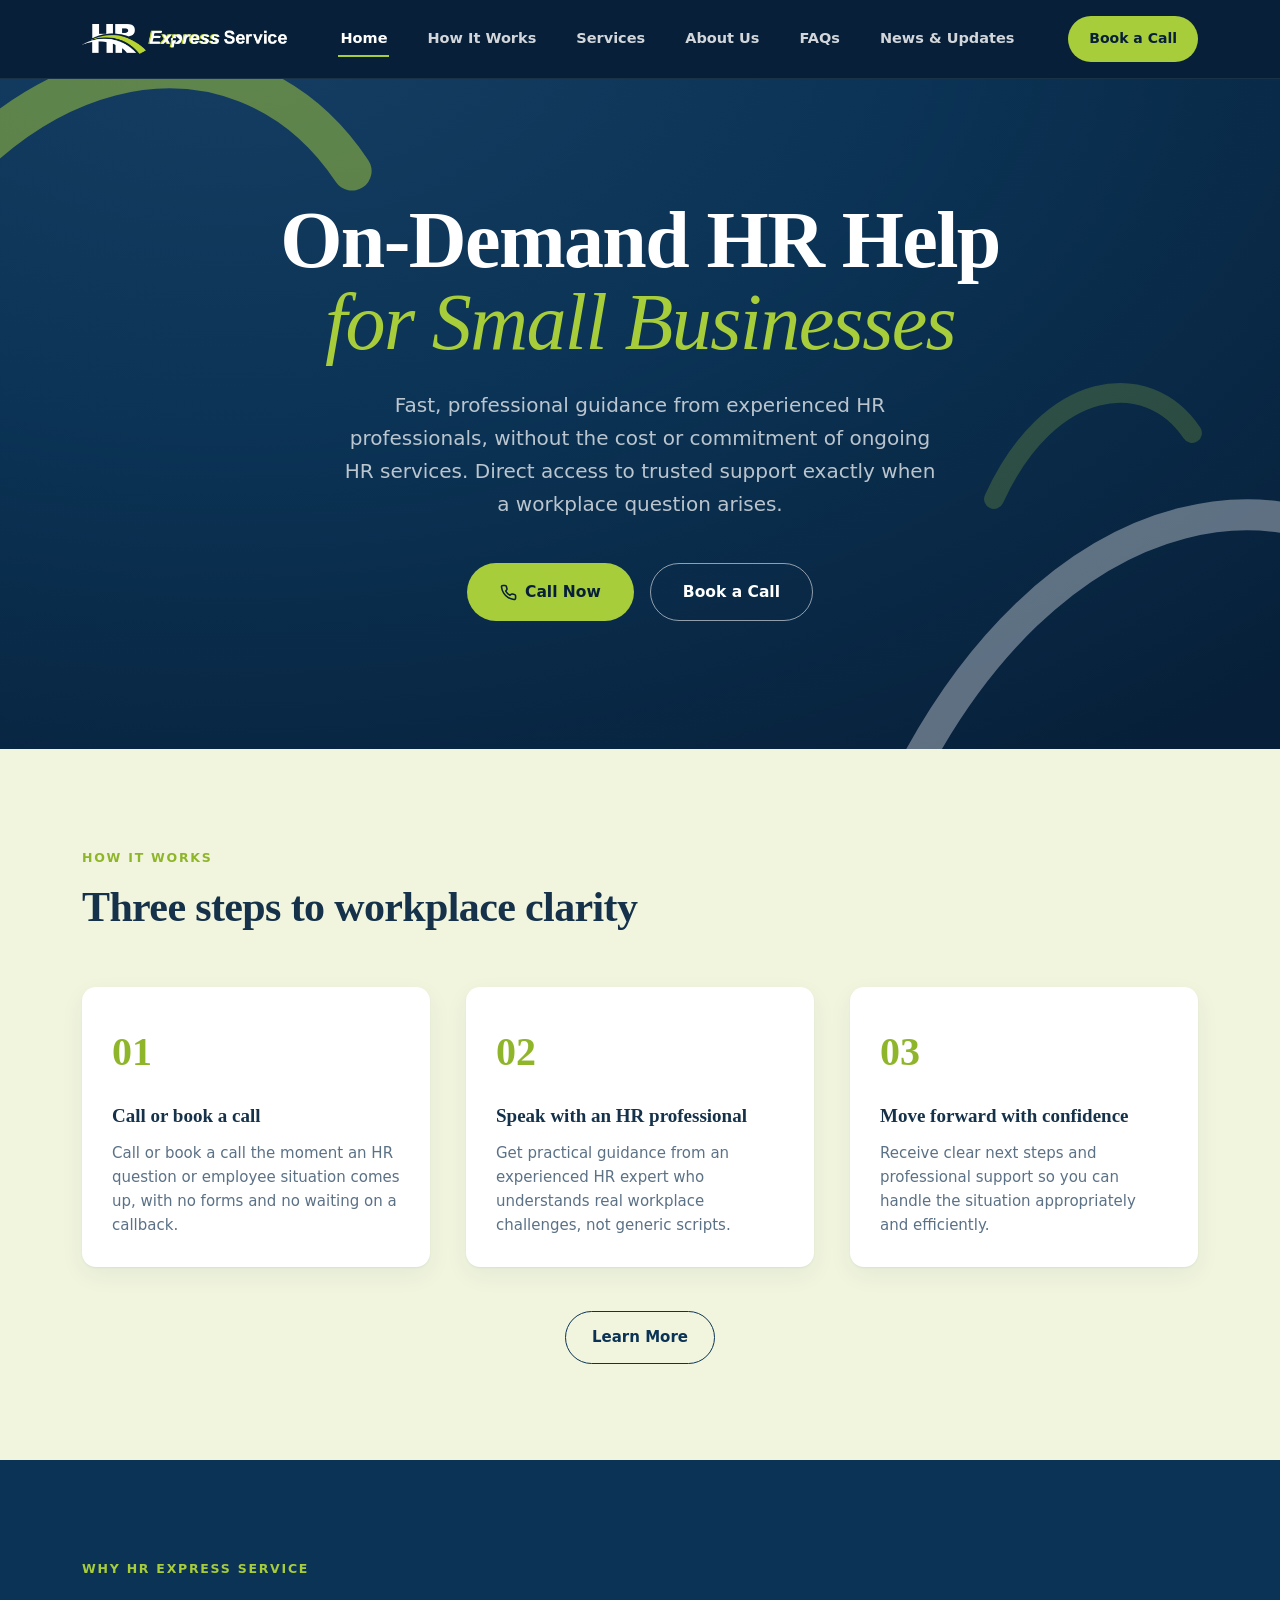
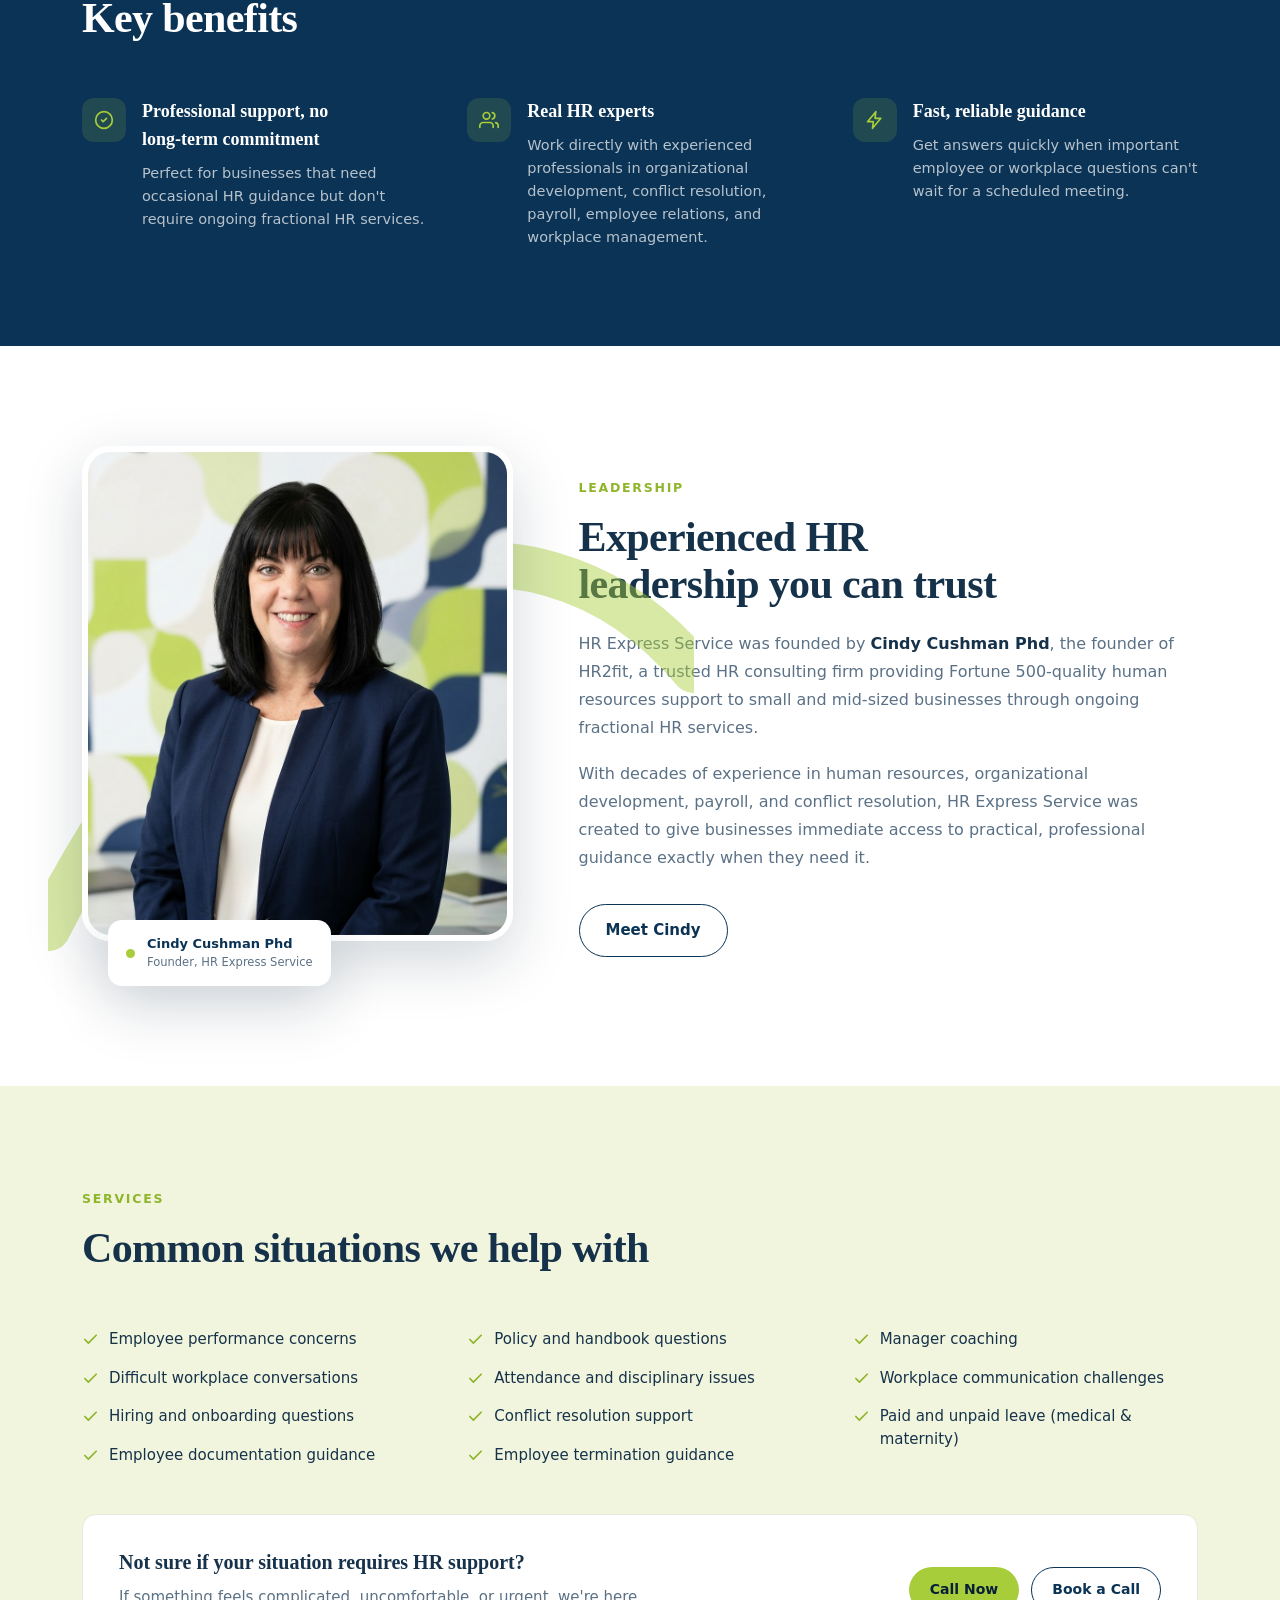
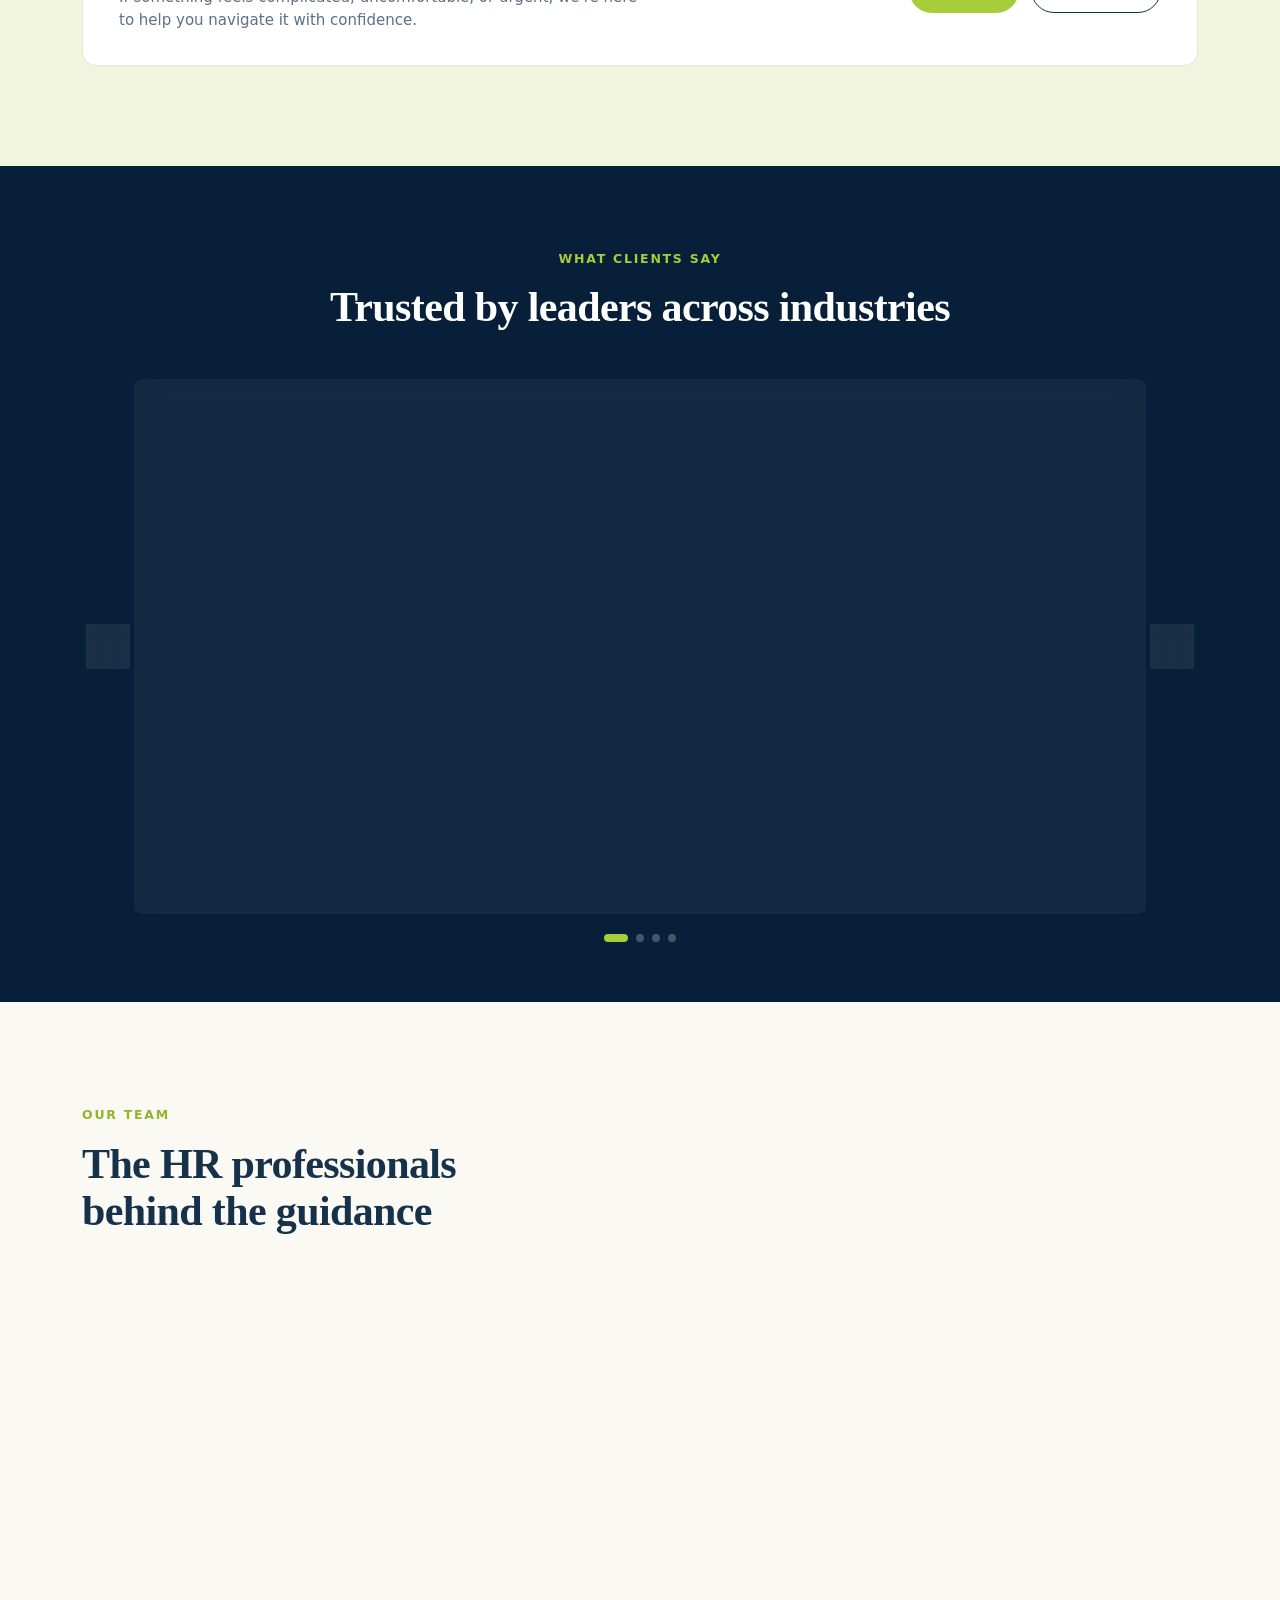
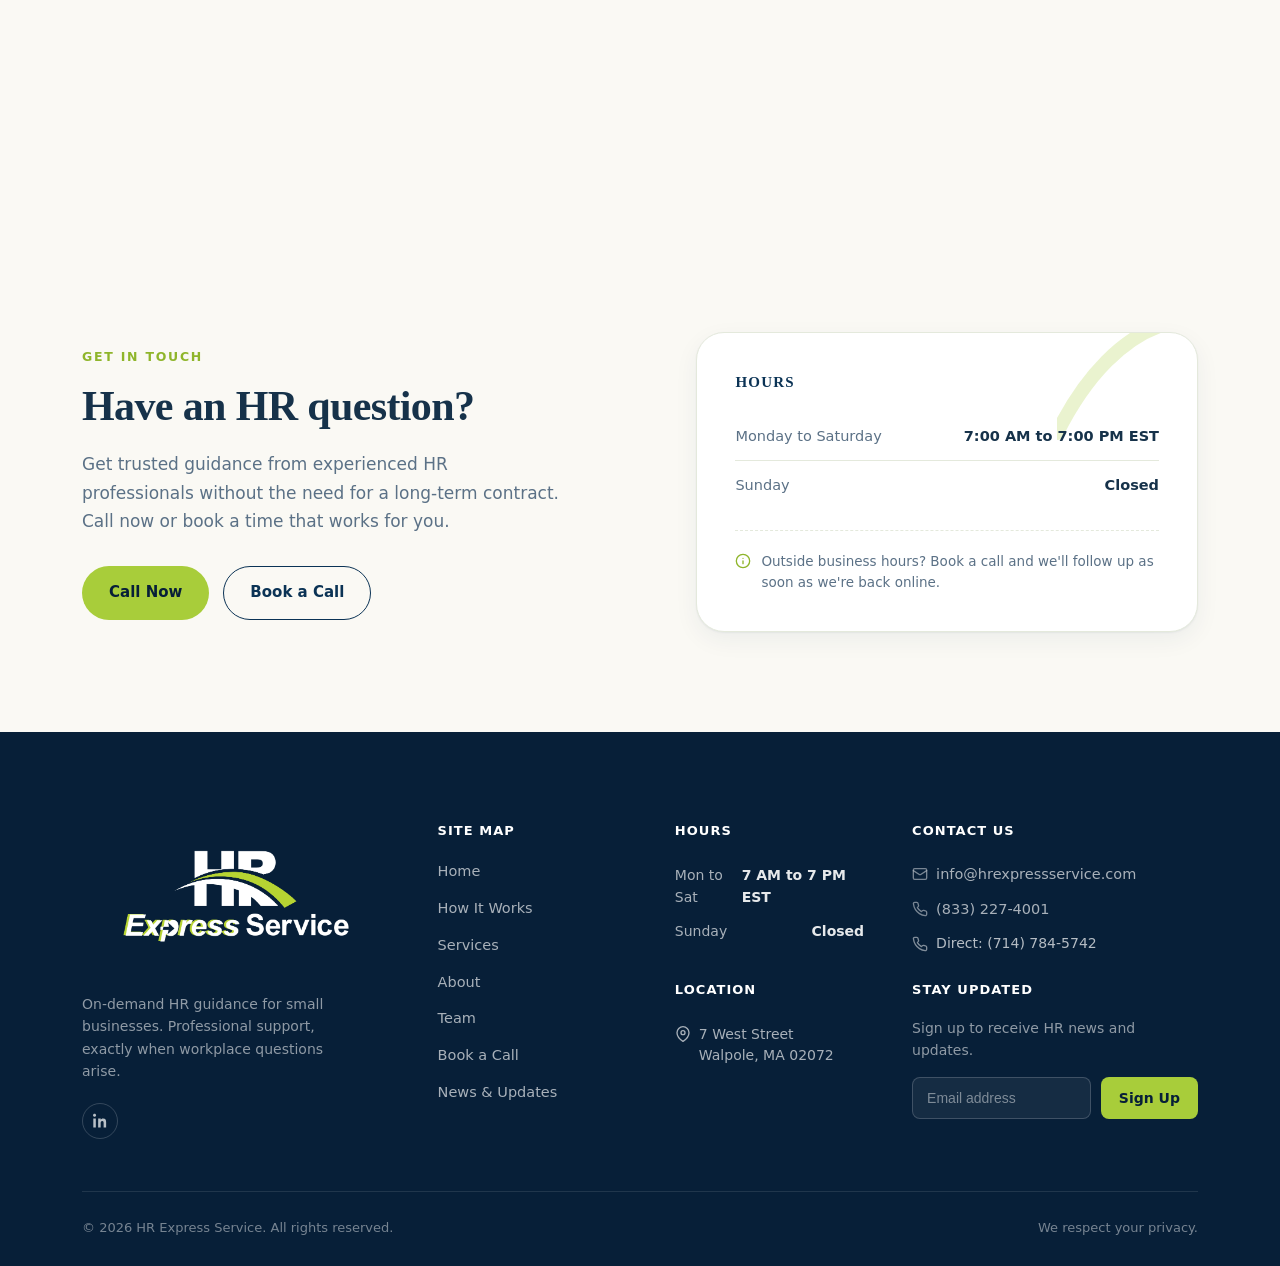
<file: index.html>
<!DOCTYPE html>
<html lang="en">
<head>
<meta charset="UTF-8">
<meta name="viewport" content="width=device-width, initial-scale=1.0">

  <!-- ═══ Security Headers ═══════════════════════════════════════ -->
  <!-- X-Frame-Options: prevent clickjacking via iframe embedding -->
  
  <!-- X-Content-Type-Options: prevent MIME-type sniffing -->
  <meta http-equiv="X-Content-Type-Options" content="nosniff">

  <!-- Referrer-Policy: don't leak URL info to third-party domains -->
  <meta name="referrer" content="strict-origin-when-cross-origin">

  <!-- Content-Security-Policy: allow self + Google Fonts + Square payments -->
  <meta http-equiv="Content-Security-Policy"
    content="
      default-src 'self';
      script-src  'self' 'unsafe-inline'
                  https://squareup.com
                  https://*.squareup.com
                  https://js.squareup.com
                  https://sandbox.web.squarecdn.com
                  https://web.squarecdn.com;
      style-src   'self' 'unsafe-inline'
                  https://fonts.googleapis.com;
      font-src    'self'
                  https://fonts.gstatic.com
                  data:;
      img-src     'self'
                  data:
                  blob:
                  https://*.squareup.com
                  https://*.squareupsandbox.com;
      frame-src   https://squareup.com
                  https://*.squareup.com
                  https://*.squareupsandbox.com;
      connect-src 'self' https://script.google.com https://script.googleusercontent.com
                  https://squareup.com
                  https://*.squareup.com
                  https://squareupsandbox.com
                  https://*.squareupsandbox.com;
      object-src  'none';
      base-uri    'self';
      form-action 'self'
                  https://squareup.com
                  https://*.squareup.com;">
  <!-- ═══════════════════════════════════════════════════════════ -->
<title>HR Express Service: On-Demand HR Help for Small Businesses</title>
<link rel="preconnect" href="https://fonts.googleapis.com">
<link rel="preconnect" href="https://fonts.gstatic.com" crossorigin>
<link href="https://fonts.googleapis.com/css2?family=Fraunces:ital,opsz,wght@0,9..144,400;0,9..144,500;0,9..144,600;0,9..144,700;1,9..144,500;1,9..144,600&family=Inter:wght@400;500;600;700;800&display=swap" rel="stylesheet">
<link rel="stylesheet" href="style.css?v=2">
  <link rel="icon" type="image/png" href="assets/favicon.png">
</head>
<body>

<header class="site-nav">
  <div class="nav-inner">
    <button class="nav-toggle" id="navToggle" aria-label="Toggle menu" aria-expanded="false">
        <svg width="24" height="24" viewBox="0 0 24 24" fill="none" stroke="currentColor" stroke-width="2" stroke-linecap="round"><line x1="3" y1="6" x2="21" y2="6"/><line x1="3" y1="12" x2="21" y2="12"/><line x1="3" y1="18" x2="21" y2="18"/></svg>
      </button>
      <a href="index.html" class="logo">
      <picture>
        <source media="(max-width: 900px)" srcset="assets/logos/header_logo.png">
        <img src="assets/logos/desktop_logo.webp" alt="HR Express Service">
      </picture>
    </a>
    <nav class="nav-links" id="navLinks">
      <a href="index.html" class="active">Home</a>
      <a href="how-it-works.html">How It Works</a>
      <a href="services.html">Services</a>
      <a href="about.html">About Us</a>
      <a href="faq.html">FAQs</a>
      <a href="news-and-updates.html">News & Updates</a>
    </nav>
    <div class="nav-cta">
      <a href="book-a-call.html" class="btn btn-primary btn-sm"><span class="btn-label">Book a Call</span></a>
    </div>
  </div>
</header>

<main id="top">

  <!-- HERO -->
  <section class="hero">
    <div class="hero-bg" aria-hidden="true">
      <svg class="arc-a" viewBox="0 0 200 200" fill="none"><path d="M10 150 C 60 40, 150 30, 190 90" stroke="#A8CD3A" stroke-width="14" stroke-linecap="round"/></svg>
      <svg class="arc-b" viewBox="0 0 200 200" fill="none"><path d="M10 150 C 60 40, 150 30, 190 90" stroke="#FFFFFF" stroke-width="10" stroke-linecap="round"/></svg>
      <svg class="arc-c" viewBox="0 0 200 200" fill="none"><path d="M10 150 C 60 40, 150 30, 190 90" stroke="#A8CD3A" stroke-width="18" stroke-linecap="round"/></svg>
    </div>
    <div class="wrap hero-content">
      <h1>On-Demand HR Help <em>for Small Businesses</em></h1>
      <p class="lede">Fast, professional guidance from experienced HR professionals, without the cost or commitment of ongoing HR services. Direct access to trusted support exactly when a workplace question arises.</p>
      <div class="cta-row">
        <a href="tel:+18332274001" class="btn btn-primary">
          <svg width="17" height="17" viewBox="0 0 24 24" fill="none" stroke="currentColor" stroke-width="2.2" stroke-linecap="round" stroke-linejoin="round"><path d="M22 16.92v3a2 2 0 0 1-2.18 2 19.79 19.79 0 0 1-8.63-3.07 19.5 19.5 0 0 1-6-6 19.79 19.79 0 0 1-3.07-8.67A2 2 0 0 1 4.11 2h3a2 2 0 0 1 2 1.72c.12.9.34 1.79.65 2.65a2 2 0 0 1-.45 2.11L8.09 9.91a16 16 0 0 0 6 6l1.43-1.27a2 2 0 0 1 2.11-.45c.86.31 1.75.53 2.65.65A2 2 0 0 1 22 16.92z"/></svg>
          Call Now
        </a>
        <a href="book-a-call.html" class="btn btn-outline on-dark-outline">Book a Call</a>
      </div>
    </div>
  </section>

  <!-- PROCESS -->
  <section class="process" id="how-it-works">
    <div class="wrap">
      <div class="section-head">
        <span class="eyebrow">How It Works</span>
        <h2>Three steps to workplace clarity</h2>
      </div>
      <div class="process-steps">
        <div class="step-card">
          <div class="step-num">01</div>
          <h3>Call or book a call</h3>
          <p>Call or book a call the moment an HR question or employee situation comes up, with no forms and no waiting on a callback.</p>
        </div>
        <div class="step-card">
          <div class="step-num">02</div>
          <h3>Speak with an HR professional</h3>
          <p>Get practical guidance from an experienced HR expert who understands real workplace challenges, not generic scripts.</p>
        </div>
        <div class="step-card">
          <div class="step-num">03</div>
          <h3>Move forward with confidence</h3>
          <p>Receive clear next steps and professional support so you can handle the situation appropriately and efficiently.</p>
        </div>
      </div>
      <div class="process-cta">
        <a href="#question" class="btn btn-outline">Learn More</a>
      </div>
    </div>
  </section>

  <!-- BENEFITS -->
  <section class="benefits on-dark">
    <div class="wrap">
      <div class="section-head">
        <span class="eyebrow">Why HR Express Service</span>
        <h2>Key benefits</h2>
      </div>
      <div class="benefits-grid">
        <div class="benefit-item">
          <div class="benefit-icon"><svg width="20" height="20" viewBox="0 0 24 24" fill="none" stroke="currentColor" stroke-width="2" stroke-linecap="round" stroke-linejoin="round"><path d="M9 12l2 2 4-4"/><circle cx="12" cy="12" r="10"/></svg></div>
          <div>
            <h3>Professional support, no long-term commitment</h3>
            <p>Perfect for businesses that need occasional HR guidance but don't require ongoing fractional HR services.</p>
          </div>
        </div>
        <div class="benefit-item">
          <div class="benefit-icon"><svg width="20" height="20" viewBox="0 0 24 24" fill="none" stroke="currentColor" stroke-width="2" stroke-linecap="round" stroke-linejoin="round"><path d="M17 21v-2a4 4 0 0 0-4-4H5a4 4 0 0 0-4 4v2"/><circle cx="9" cy="7" r="4"/><path d="M23 21v-2a4 4 0 0 0-3-3.87"/><path d="M16 3.13a4 4 0 0 1 0 7.75"/></svg></div>
          <div>
            <h3>Real HR experts</h3>
            <p>Work directly with experienced professionals in organizational development, conflict resolution, payroll, employee relations, and workplace management.</p>
          </div>
        </div>
        <div class="benefit-item">
          <div class="benefit-icon"><svg width="20" height="20" viewBox="0 0 24 24" fill="none" stroke="currentColor" stroke-width="2" stroke-linecap="round" stroke-linejoin="round"><path d="M13 2 3 14h7l-1 8 10-12h-7l1-8z"/></svg></div>
          <div>
            <h3>Fast, reliable guidance</h3>
            <p>Get answers quickly when important employee or workplace questions can't wait for a scheduled meeting.</p>
          </div>
        </div>
      </div>
    </div>
  </section>

  <!-- LEADERSHIP -->
  <section class="leadership" id="leadership">
    <div class="wrap leadership-grid">
      <div class="lead-photo-wrap">
        <svg class="arc-behind" viewBox="0 0 200 200" fill="none"><path d="M0 160 C 60 40, 150 20, 200 80" stroke="#A8CD3A" stroke-width="14" stroke-linecap="round" opacity="0.5"/></svg>
        <div class="lead-photo">
          <img src="assets/cindy_cushman.jpg" alt="Dr. Cindy Cushman PhD">
        </div>
        <div class="lead-cred">
          <span class="dot"></span>
          <p>Cindy Cushman Phd<span>Founder, HR Express Service</span></p>
        </div>
      </div>
      <div class="leadership-copy">
        <span class="eyebrow">Leadership</span>
        <h2>Experienced HR leadership you can trust</h2>
        <p>HR Express Service was founded by <strong>Cindy Cushman Phd</strong>, the founder of HR2fit, a trusted HR consulting firm providing Fortune 500-quality human resources support to small and mid-sized businesses through ongoing fractional HR services.</p>
        <p>With decades of experience in human resources, organizational development, payroll, and conflict resolution, HR Express Service was created to give businesses immediate access to practical, professional guidance exactly when they need it.</p>
        <a href="#question" class="btn btn-outline">Meet Cindy</a>
      </div>
    </div>
  </section>

  <!-- COMMON SITUATIONS -->
  <section class="situations" id="situations">
    <div class="wrap">
      <div class="section-head">
        <span class="eyebrow">Services</span>
        <h2>Common situations we help with</h2>
      </div>
      <div class="situations-grid">
        <ul>
          <li><svg width="17" height="17" viewBox="0 0 24 24" fill="none" stroke="currentColor" stroke-width="2.4" stroke-linecap="round" stroke-linejoin="round"><polyline points="20 6 9 17 4 12"/></svg>Employee performance concerns</li>
          <li><svg width="17" height="17" viewBox="0 0 24 24" fill="none" stroke="currentColor" stroke-width="2.4" stroke-linecap="round" stroke-linejoin="round"><polyline points="20 6 9 17 4 12"/></svg>Difficult workplace conversations</li>
          <li><svg width="17" height="17" viewBox="0 0 24 24" fill="none" stroke="currentColor" stroke-width="2.4" stroke-linecap="round" stroke-linejoin="round"><polyline points="20 6 9 17 4 12"/></svg>Hiring and onboarding questions</li>
          <li><svg width="17" height="17" viewBox="0 0 24 24" fill="none" stroke="currentColor" stroke-width="2.4" stroke-linecap="round" stroke-linejoin="round"><polyline points="20 6 9 17 4 12"/></svg>Employee documentation guidance</li>
        </ul>
        <ul>
          <li><svg width="17" height="17" viewBox="0 0 24 24" fill="none" stroke="currentColor" stroke-width="2.4" stroke-linecap="round" stroke-linejoin="round"><polyline points="20 6 9 17 4 12"/></svg>Policy and handbook questions</li>
          <li><svg width="17" height="17" viewBox="0 0 24 24" fill="none" stroke="currentColor" stroke-width="2.4" stroke-linecap="round" stroke-linejoin="round"><polyline points="20 6 9 17 4 12"/></svg>Attendance and disciplinary issues</li>
          <li><svg width="17" height="17" viewBox="0 0 24 24" fill="none" stroke="currentColor" stroke-width="2.4" stroke-linecap="round" stroke-linejoin="round"><polyline points="20 6 9 17 4 12"/></svg>Conflict resolution support</li>
          <li><svg width="17" height="17" viewBox="0 0 24 24" fill="none" stroke="currentColor" stroke-width="2.4" stroke-linecap="round" stroke-linejoin="round"><polyline points="20 6 9 17 4 12"/></svg>Employee termination guidance</li>
        </ul>
        <ul>
          <li><svg width="17" height="17" viewBox="0 0 24 24" fill="none" stroke="currentColor" stroke-width="2.4" stroke-linecap="round" stroke-linejoin="round"><polyline points="20 6 9 17 4 12"/></svg>Manager coaching</li>
          <li><svg width="17" height="17" viewBox="0 0 24 24" fill="none" stroke="currentColor" stroke-width="2.4" stroke-linecap="round" stroke-linejoin="round"><polyline points="20 6 9 17 4 12"/></svg>Workplace communication challenges</li>
          <li><svg width="17" height="17" viewBox="0 0 24 24" fill="none" stroke="currentColor" stroke-width="2.4" stroke-linecap="round" stroke-linejoin="round"><polyline points="20 6 9 17 4 12"/></svg>Paid and unpaid leave (medical &amp; maternity)</li>
        </ul>
      </div>
      <div class="unsure-card">
        <div>
          <h3>Not sure if your situation requires HR support?</h3>
          <p>If something feels complicated, uncomfortable, or urgent, we're here to help you navigate it with confidence.</p>
        </div>
        <div class="unsure-cta">
          <a href="tel:+18332274001" class="btn btn-primary btn-sm">Call Now</a>
          <a href="book-a-call.html" class="btn btn-outline btn-sm">Book a Call</a>
        </div>
      </div>
    </div>
  </section>

    <!-- TESTIMONIALS CAROUSEL -->
  <section class="testimonials on-dark" id="testimonials">
    <div class="wrap">
      <div class="section-head" style="text-align:center;max-width:700px;margin:0 auto 3rem;">
        <span class="eyebrow" style="justify-content:center;">What Clients Say</span>
        <h2 style="color:#fff;">Trusted by leaders across industries</h2>
      </div>

      <div class="review-carousel-wrapper">
        <div class="review-clip">
        <!-- Track -->
        <div class="review-track" id="reviewTrack">

          <!-- Slide 1: Amie M. Evans -->
          <div class="review-slide">
            <div class="review-card">
              <div class="review-quote-icon">
                <svg width="36" height="28" viewBox="0 0 36 28" fill="none" xmlns="http://www.w3.org/2000/svg">
                  <path d="M0 28V16.8C0 7.467 5.6 1.4 14.933 0L16.8 5.6C11.2 7 8.4 10.267 8.4 16.8V28H0ZM19.2 28V16.8C19.2 7.467 24.8 1.4 34.133 0L36 5.6C30.4 7 27.6 10.267 27.6 16.8V28H19.2Z" fill="#A8CD3A" fill-opacity="0.35"/>
                </svg>
              </div>
              <p class="review-text">Cindy Cushman keeps herself well informed about current labor laws and industry standards as well as up and coming trends in the field. She understands that the needs of each company as well as their employees are unique and takes the time to develop a deep understanding of those needs. This allows her to implement policies and procedures that meet the requirements of the law and the individual workplace. I have worked closely with her at Harvard University where we both were employed and have used her as a consultant for my personal HR needs. The most important quality Cindy brings to the HR equation is an organic talent and deep empathy for caring about the individual's uniqueness and crafting HR solutions that actually work for both.</p>
              <div class="review-author">
                <img src="assets/reviewers/amie-evans.jpg" alt="Amie M. Evans" class="review-avatar" loading="lazy">
                <div class="review-meta">
                  <strong class="review-name">Amie M. Evans</strong>
                  <span class="review-title">Executive Assistant to the Dean, Harvard Continuing Education and University Extension</span>
                </div>
              </div>
            </div>
          </div>

          <!-- Slide 2: Kimberly J. Murphy -->
          <div class="review-slide">
            <div class="review-card">
              <div class="review-quote-icon">
                <svg width="36" height="28" viewBox="0 0 36 28" fill="none" xmlns="http://www.w3.org/2000/svg">
                  <path d="M0 28V16.8C0 7.467 5.6 1.4 14.933 0L16.8 5.6C11.2 7 8.4 10.267 8.4 16.8V28H0ZM19.2 28V16.8C19.2 7.467 24.8 1.4 34.133 0L36 5.6C30.4 7 27.6 10.267 27.6 16.8V28H19.2Z" fill="#A8CD3A" fill-opacity="0.35"/>
                </svg>
              </div>
              <p class="review-text">Cindy was a great help to me when navigating the complexities of health insurance and policies with ease. Her compassion, knowledge, and professionalism, her years of experience plus her willingness to welcome innovation in the field of Human Resources, make her an invaluable asset and resource for any company and organization.</p>
              <div class="review-author">
                <img src="assets/reviewers/kimberly-murphy.jpg" alt="Kimberly J. Murphy" class="review-avatar" loading="lazy">
                <div class="review-meta">
                  <strong class="review-name">Kimberly J. Murphy</strong>
                  <span class="review-title">Former Executive Director at Plymouth, Cape, and Islands Mission Hub</span>
                </div>
              </div>
            </div>
          </div>

          <!-- Slide 3: Vesta Scotland -->
          <div class="review-slide">
            <div class="review-card">
              <div class="review-quote-icon">
                <svg width="36" height="28" viewBox="0 0 36 28" fill="none" xmlns="http://www.w3.org/2000/svg">
                  <path d="M0 28V16.8C0 7.467 5.6 1.4 14.933 0L16.8 5.6C11.2 7 8.4 10.267 8.4 16.8V28H0ZM19.2 28V16.8C19.2 7.467 24.8 1.4 34.133 0L36 5.6C30.4 7 27.6 10.267 27.6 16.8V28H19.2Z" fill="#A8CD3A" fill-opacity="0.35"/>
                </svg>
              </div>
              <p class="review-text">Cindy Cushman is professional and proficient in the field of Human Resources. She has been a tremendous support system during perpetual transitioning. She has demonstrated professionalism in the most dignified way. Her knowledge and expertise is impressive. I would like to thank Cindy for her professionalism and caring attitude!</p>
              <div class="review-author">
                <img src="assets/reviewers/vesta-scotland.jpg" alt="Vesta Scotland" class="review-avatar" loading="lazy">
                <div class="review-meta">
                  <strong class="review-name">Vesta Scotland</strong>
                  <span class="review-title">Events Planner, Internal Events and Wedding Planner, Exquisite and Memorable Events</span>
                </div>
              </div>
            </div>
          </div>

          <!-- Slide 4: Arrington Chambliss -->
          <div class="review-slide">
            <div class="review-card">
              <div class="review-quote-icon">
                <svg width="36" height="28" viewBox="0 0 36 28" fill="none" xmlns="http://www.w3.org/2000/svg">
                  <path d="M0 28V16.8C0 7.467 5.6 1.4 14.933 0L16.8 5.6C11.2 7 8.4 10.267 8.4 16.8V28H0ZM19.2 28V16.8C19.2 7.467 24.8 1.4 34.133 0L36 5.6C30.4 7 27.6 10.267 27.6 16.8V28H19.2Z" fill="#A8CD3A" fill-opacity="0.35"/>
                </svg>
              </div>
              <p class="review-text">Cindy Cushman is a strong HR consultant. She is knowledgeable about baseline HR regulation and state of the art practice for creating an effective team. Cindy is an effective and skillful advisor, coach and HR leader. She worked with Episcopal City Mission to create a staffing structure that would accommodate a new strategic direction. She advised the creation of job descriptions, hiring process, and baseline training for our new team.</p>
              <div class="review-author">
                <img src="assets/reviewers/arrington-chambliss.jpg" alt="Arrington Chambliss" class="review-avatar" loading="lazy">
                <div class="review-meta">
                  <strong class="review-name">Arrington Chambliss</strong>
                  <span class="review-title">Executive Director, Episcopal City Mission</span>
                </div>
              </div>
            </div>
          </div>

        </div><!-- end review-track -->
        </div><!-- end review-clip -->

        <!-- Navigation Arrows -->
        <button class="review-nav review-prev" id="reviewPrev" aria-label="Previous review">
          <svg width="20" height="20" viewBox="0 0 24 24" fill="none" stroke="currentColor" stroke-width="2.5" stroke-linecap="round" stroke-linejoin="round"><polyline points="15 18 9 12 15 6"/></svg>
        </button>
        <button class="review-nav review-next" id="reviewNext" aria-label="Next review">
          <svg width="20" height="20" viewBox="0 0 24 24" fill="none" stroke="currentColor" stroke-width="2.5" stroke-linecap="round" stroke-linejoin="round"><polyline points="9 18 15 12 9 6"/></svg>
        </button>
      </div>

      <!-- Dots -->
      <div class="review-dots" id="reviewDots">
        <button class="review-dot active" data-index="0" aria-label="Review 1"></button>
        <button class="review-dot" data-index="1" aria-label="Review 2"></button>
        <button class="review-dot" data-index="2" aria-label="Review 3"></button>
        <button class="review-dot" data-index="3" aria-label="Review 4"></button>
      </div>

    </div>
  </section>

  <!-- TEAM -->
  <section class="team" id="team">
    <div class="wrap">
      <div class="section-head">
        <span class="eyebrow">Our Team</span>
        <h2>The HR professionals behind the guidance</h2>
      </div>
    </div>
    <div class="team-carousel-outer">
      <button class="team-nav prev" id="teamPrev" aria-label="Scroll left">
        <svg viewBox="0 0 24 24" fill="none" stroke="currentColor" stroke-width="2.4" stroke-linecap="round" stroke-linejoin="round"><polyline points="15 18 9 12 15 6"/></svg>
      </button>
      <div class="team-track" id="teamTrack">
        <!-- set A -->
        <div class="team-card">
          <div class="team-photo"><img src="assets/team_woman.jpg" alt="Mary Alice" loading="lazy"></div>
          <div class="team-info">
            <h3>Mary Alice</h3>
            <p class="role">Human Resources Business Partner</p>
            </div>
        </div>
        <div class="team-card">
          <div class="team-photo"><img src="assets/team_woman.jpg" alt="Angela" loading="lazy"></div>
          <div class="team-info">
            <h3>Angela</h3>
            <p class="role">To Be Added</p>
            </div>
        </div>
        <div class="team-card">
          <div class="team-photo"><img src="assets/team_man.jpg" alt="Rob" loading="lazy"></div>
          <div class="team-info">
            <h3>Rob</h3>
            <p class="role">Full Cycle Recruiter</p>
            </div>
        </div>
        <div class="team-card">
          <div class="team-photo"><img src="assets/team_man.jpg" alt="Austin" loading="lazy"></div>
          <div class="team-info">
            <h3>Austin</h3>
            <p class="role">To Be Added</p>
            </div>
        </div>
        <div class="team-card">
          <div class="team-photo"><img src="assets/team_woman.jpg" alt="Carrie" loading="lazy"></div>
          <div class="team-info">
            <h3>Carrie</h3>
            <p class="role">HR Consultant</p>
            </div>
        </div>
        <div class="team-card">
          <div class="team-photo"><img src="assets/team_woman.jpg" alt="Jessica Sweat, SHRM-CP" loading="lazy"></div>
          <div class="team-info">
            <h3>Jessica Sweat, SHRM-CP</h3>
            <p class="role">HR Generalist</p>
            </div>
        </div>
        <div class="team-card">
          <div class="team-photo"><img src="assets/team_woman.jpg" alt="Raven" loading="lazy"></div>
          <div class="team-info">
            <h3>Raven</h3>
            <p class="role">HR Professional</p>
            </div>
        </div>
        <div class="team-card">
          <div class="team-photo"><img src="assets/team_noman.jpg" alt="Noman" loading="lazy"></div>
          <div class="team-info">
            <h3>Noman</h3>
            <p class="role">Creative Designer</p>
            </div>
        </div>
        <!-- set B (duplicate for seamless loop) -->
        <div class="team-card" aria-hidden="true">
          <div class="team-photo"><img src="assets/team_woman.jpg" alt="Mary Alice" loading="lazy"></div>
          <div class="team-info">
            <h3>Mary Alice</h3>
            <p class="role">Human Resources Business Partner</p>
            </div>
        </div>
        <div class="team-card" aria-hidden="true">
          <div class="team-photo"><img src="assets/team_woman.jpg" alt="Angela" loading="lazy"></div>
          <div class="team-info">
            <h3>Angela</h3>
            <p class="role">To Be Added</p>
            </div>
        </div>
        <div class="team-card" aria-hidden="true">
          <div class="team-photo"><img src="assets/team_man.jpg" alt="Rob" loading="lazy"></div>
          <div class="team-info">
            <h3>Rob</h3>
            <p class="role">Full Cycle Recruiter</p>
            </div>
        </div>
        <div class="team-card" aria-hidden="true">
          <div class="team-photo"><img src="assets/team_man.jpg" alt="Austin" loading="lazy"></div>
          <div class="team-info">
            <h3>Austin</h3>
            <p class="role">To Be Added</p>
            </div>
        </div>
        <div class="team-card" aria-hidden="true">
          <div class="team-photo"><img src="assets/team_woman.jpg" alt="Carrie" loading="lazy"></div>
          <div class="team-info">
            <h3>Carrie</h3>
            <p class="role">HR Consultant</p>
            </div>
        </div>
        <div class="team-card" aria-hidden="true">
          <div class="team-photo"><img src="assets/team_woman.jpg" alt="Jessica Sweat, SHRM-CP" loading="lazy"></div>
          <div class="team-info">
            <h3>Jessica Sweat, SHRM-CP</h3>
            <p class="role">HR Generalist</p>
            </div>
        </div>
        <div class="team-card" aria-hidden="true">
          <div class="team-photo"><img src="assets/team_woman.jpg" alt="Raven" loading="lazy"></div>
          <div class="team-info">
            <h3>Raven</h3>
            <p class="role">HR Professional</p>
            </div>
        </div>
        <div class="team-card" aria-hidden="true">
          <div class="team-photo"><img src="assets/team_noman.jpg" alt="Noman" loading="lazy"></div>
          <div class="team-info">
            <h3>Noman</h3>
            <p class="role">Creative Designer</p>
            </div>
        </div>
      </div>
      <button class="team-nav next" id="teamNext" aria-label="Scroll right">
        <svg viewBox="0 0 24 24" fill="none" stroke="currentColor" stroke-width="2.4" stroke-linecap="round" stroke-linejoin="round"><polyline points="9 18 15 12 9 6"/></svg>
      </button>
    </div>
  </section>

  <!-- QUESTION -->
  <section class="question" id="question">
    <div class="wrap question-grid">
      <div>
        <span class="eyebrow">Get In Touch</span>
        <h2>Have an HR question?</h2>
        <p class="lede">Get trusted guidance from experienced HR professionals without the need for a long-term contract. Call now or book a time that works for you.</p>
        <div class="cta-row">
          <a href="tel:+18332274001" class="btn btn-primary">Call Now</a>
          <a href="book-a-call.html" class="btn btn-outline">Book a Call</a>
        </div>
      </div>
      <div class="q-panel">
        <svg class="arc-corner" viewBox="0 0 200 200" fill="none"><path d="M0 160 C 60 40, 150 20, 200 80" stroke="#A8CD3A" stroke-width="14" stroke-linecap="round" opacity="0.35"/></svg>
        <div class="q-hours">
          <h3>Hours</h3>
          <div class="q-hours-row"><span>Monday to Saturday</span><span>7:00 AM to 7:00 PM EST</span></div>
          <div class="q-hours-row"><span>Sunday</span><span>Closed</span></div>
        </div>
        <div class="q-note">
          <svg width="16" height="16" viewBox="0 0 24 24" fill="none" stroke="currentColor" stroke-width="2" stroke-linecap="round" stroke-linejoin="round"><circle cx="12" cy="12" r="10"/><line x1="12" y1="16" x2="12" y2="12"/><line x1="12" y1="8" x2="12.01" y2="8"/></svg>
          <span>Outside business hours? Book a call and we'll follow up as soon as we're back online.</span>
        </div>
      </div>
    </div>
  </section>

</main>

<footer id="faq">
  <div class="wrap">
    <div class="footer-top">
      <div class="footer-brand">
        <img src="assets/logos/footer_logo.png" alt="HR Express Service" style="width: 100%; height: auto; object-fit: contain;">
        <p>On-demand HR guidance for small businesses. Professional support, exactly when workplace questions arise.</p>
        <div class="footer-social">
          <a href="https://www.linkedin.com/company/hr-express-service/" target="_blank" rel="noopener noreferrer" aria-label="LinkedIn"><svg width="15" height="15" viewBox="0 0 24 24" fill="currentColor"><path d="M4.98 3.5C4.98 4.88 3.87 6 2.5 6S0 4.88 0 3.5 1.11 1 2.48 1s2.5 1.12 2.5 2.5ZM.5 8.75h4V23h-4V8.75ZM8.5 8.75h3.84v1.96h.05c.53-1 1.85-2.06 3.8-2.06 4.06 0 4.81 2.67 4.81 6.15V23h-4v-6.6c0-1.57-.03-3.6-2.2-3.6-2.2 0-2.54 1.72-2.54 3.5V23h-4V8.75Z"/></svg></a>
        </div>
      </div>
      <div class="footer-col">
        <h4>Site Map</h4>
        <ul>
          <li><a href="#top">Home</a></li>
          <li><a href="#how-it-works">How It Works</a></li>
          <li><a href="#situations">Services</a></li>
          <li><a href="#leadership">About</a></li>
          <li><a href="#team">Team</a></li>
          <li><a href="#question">Book a Call</a></li>
          <li><a href="news-and-updates.html">News & Updates</a></li>
        </ul>
      </div>
      <div class="footer-col footer-hours">
        <h4>Hours</h4>
        <div><span>Mon to Sat</span><strong>7 AM to 7 PM EST</strong></div>
        <div><span>Sunday</span><strong>Closed</strong></div>
        
        <h4 style="margin-top: 2rem;">Location</h4>
        <address style="font-size: 14px; color: rgba(255,255,255,.65); line-height: 1.5; margin: 0 0 12px 0; display: flex; align-items: flex-start; gap: 8px; font-style: normal; padding: 6px 0;">
          <svg width="16" height="16" viewBox="0 0 24 24" fill="none" stroke="currentColor" stroke-width="2" stroke-linecap="round" stroke-linejoin="round" style="flex-shrink: 0; margin-top: 2px;"><path d="M21 10c0 7-9 13-9 13s-9-6-9-13a9 9 0 0 1 18 0z"></path><circle cx="12" cy="10" r="3"></circle></svg>
          <span>
            7 West Street<br>
            Walpole, MA 02072
          </span>
        </address>
      </div>
      <div class="footer-col footer-contact-col">
        <h4>Contact Us</h4>
        <a href="mailto:info@hrexpressservice.com" class="footer-email-link" aria-label="Email HR Express Service">
          <svg width="16" height="16" viewBox="0 0 24 24" fill="none" stroke="currentColor" stroke-width="2" stroke-linecap="round" stroke-linejoin="round"><rect x="2" y="4" width="20" height="16" rx="2"/><path d="m22 7-8.97 5.7a1.94 1.94 0 0 1-2.06 0L2 7"/></svg>
          info@hrexpressservice.com
        </a>
        <a href="tel:+18332274001" class="footer-email-link" aria-label="Call HR Express Service" style="margin-top: 8px;">
          <svg width="16" height="16" viewBox="0 0 24 24" fill="none" stroke="currentColor" stroke-width="2" stroke-linecap="round" stroke-linejoin="round"><path d="M22 16.92v3a2 2 0 0 1-2.18 2 19.79 19.79 0 0 1-8.63-3.07 19.5 19.5 0 0 1-6-6 19.79 19.79 0 0 1-3.07-8.67A2 2 0 0 1 4.11 2h3a2 2 0 0 1 2 1.72c.12.9.34 1.79.65 2.65a2 2 0 0 1-.45 2.11L8.09 9.91a16 16 0 0 0 6 6l1.43-1.27a2 2 0 0 1 2.11-.45c.86.31 1.75.53 2.65.65A2 2 0 0 1 22 16.92z"/></svg>
          (833) 227-4001
        </a>
        <a href="tel:+17147845742" class="footer-email-link" aria-label="Call Cindy Cushman Direct" style="margin-top: 8px; color: rgba(255,255,255,0.7); font-size: 14px;">
          <svg width="16" height="16" viewBox="0 0 24 24" fill="none" stroke="currentColor" stroke-width="2" stroke-linecap="round" stroke-linejoin="round"><path d="M22 16.92v3a2 2 0 0 1-2.18 2 19.79 19.79 0 0 1-8.63-3.07 19.5 19.5 0 0 1-6-6 19.79 19.79 0 0 1-3.07-8.67A2 2 0 0 1 4.11 2h3a2 2 0 0 1 2 1.72c.12.9.34 1.79.65 2.65a2 2 0 0 1-.45 2.11L8.09 9.91a16 16 0 0 0 6 6l1.43-1.27a2 2 0 0 1 2.11-.45c.86.31 1.75.53 2.65.65A2 2 0 0 1 22 16.92z"/></svg>
          Direct: (714) 784-5742
        </a>
        <h4 style="margin-top:1.25rem;">Stay Updated</h4>
        <p style="font-size:14px;color:rgba(255,255,255,.55);margin-bottom:8px;">Sign up to receive HR news and updates.</p>
        <form class="newsletter-form" onsubmit="event.preventDefault();">
          <input type="email" placeholder="Email address" required aria-label="Email address">
          <button type="submit">Sign Up</button>
        </form>
      </div>
    </div>
    <div class="footer-bottom">
      <span>© 2026 HR Express Service. All rights reserved.</span>
      <span>We respect your privacy.</span>
    </div>
  </div>
</footer>

<script src="main.js"></script>
<script>

  // ===== TEAM CAROUSEL: auto-scrolling, draggable, seamless loop =====
  (function () {
    const track = document.getElementById('teamTrack');
    if (!track) return;
    const prevBtn = document.getElementById('teamPrev');
    const nextBtn = document.getElementById('teamNext');
    const cards = Array.from(track.children);
    const half = cards.length / 2;

    let setWidth = 0;
    function measure() {
      const gap = parseFloat(getComputedStyle(track).gap) || 0;
      setWidth = 0;
      for (let i = 0; i < half; i++) setWidth += cards[i].getBoundingClientRect().width + gap;
    }
    measure();
    window.addEventListener('resize', measure);

    let x = 0;
    let dragging = false;
    let hovering = false;
    let startClientX = 0;
    let startX = 0;
    let resumeTimer = null;
    const speed = 34; // px per second
    let lastTime = null;

    function wrap() {
      if (setWidth <= 0) return;
      while (x <= -setWidth) x += setWidth;
      while (x > 0) x -= setWidth;
    }

    function frame(time) {
      if (lastTime === null) lastTime = time;
      const dt = (time - lastTime) / 1000;
      lastTime = time;
      if (!dragging && !hovering) {
        x -= speed * dt;
        wrap();
      }
      track.style.transform = `translate3d(${x}px,0,0)`;
      requestAnimationFrame(frame);
    }
    requestAnimationFrame(frame);

    track.addEventListener('mouseenter', () => { hovering = true; });
    track.addEventListener('mouseleave', () => { hovering = false; });

    function onPointerDown(e) {
      dragging = true;
      track.classList.add('dragging');
      startClientX = e.clientX;
      startX = x;
      track.setPointerCapture(e.pointerId);
    }
    function onPointerMove(e) {
      if (!dragging) return;
      x = startX + (e.clientX - startClientX);
    }
    function onPointerUp() {
      if (!dragging) return;
      dragging = false;
      track.classList.remove('dragging');
      wrap();
    }
    track.addEventListener('pointerdown', onPointerDown);
    track.addEventListener('pointermove', onPointerMove);
    track.addEventListener('pointerup', onPointerUp);
    track.addEventListener('pointercancel', onPointerUp);

    function nudge(delta) {
      x += delta;
      wrap();
      hovering = true;
      clearTimeout(resumeTimer);
      resumeTimer = setTimeout(() => { hovering = false; }, 1400);
    }
    if (prevBtn) prevBtn.addEventListener('click', () => nudge(360));
    if (nextBtn) nextBtn.addEventListener('click', () => nudge(-360));
  })();
</script>

</body>
</html>
</file>
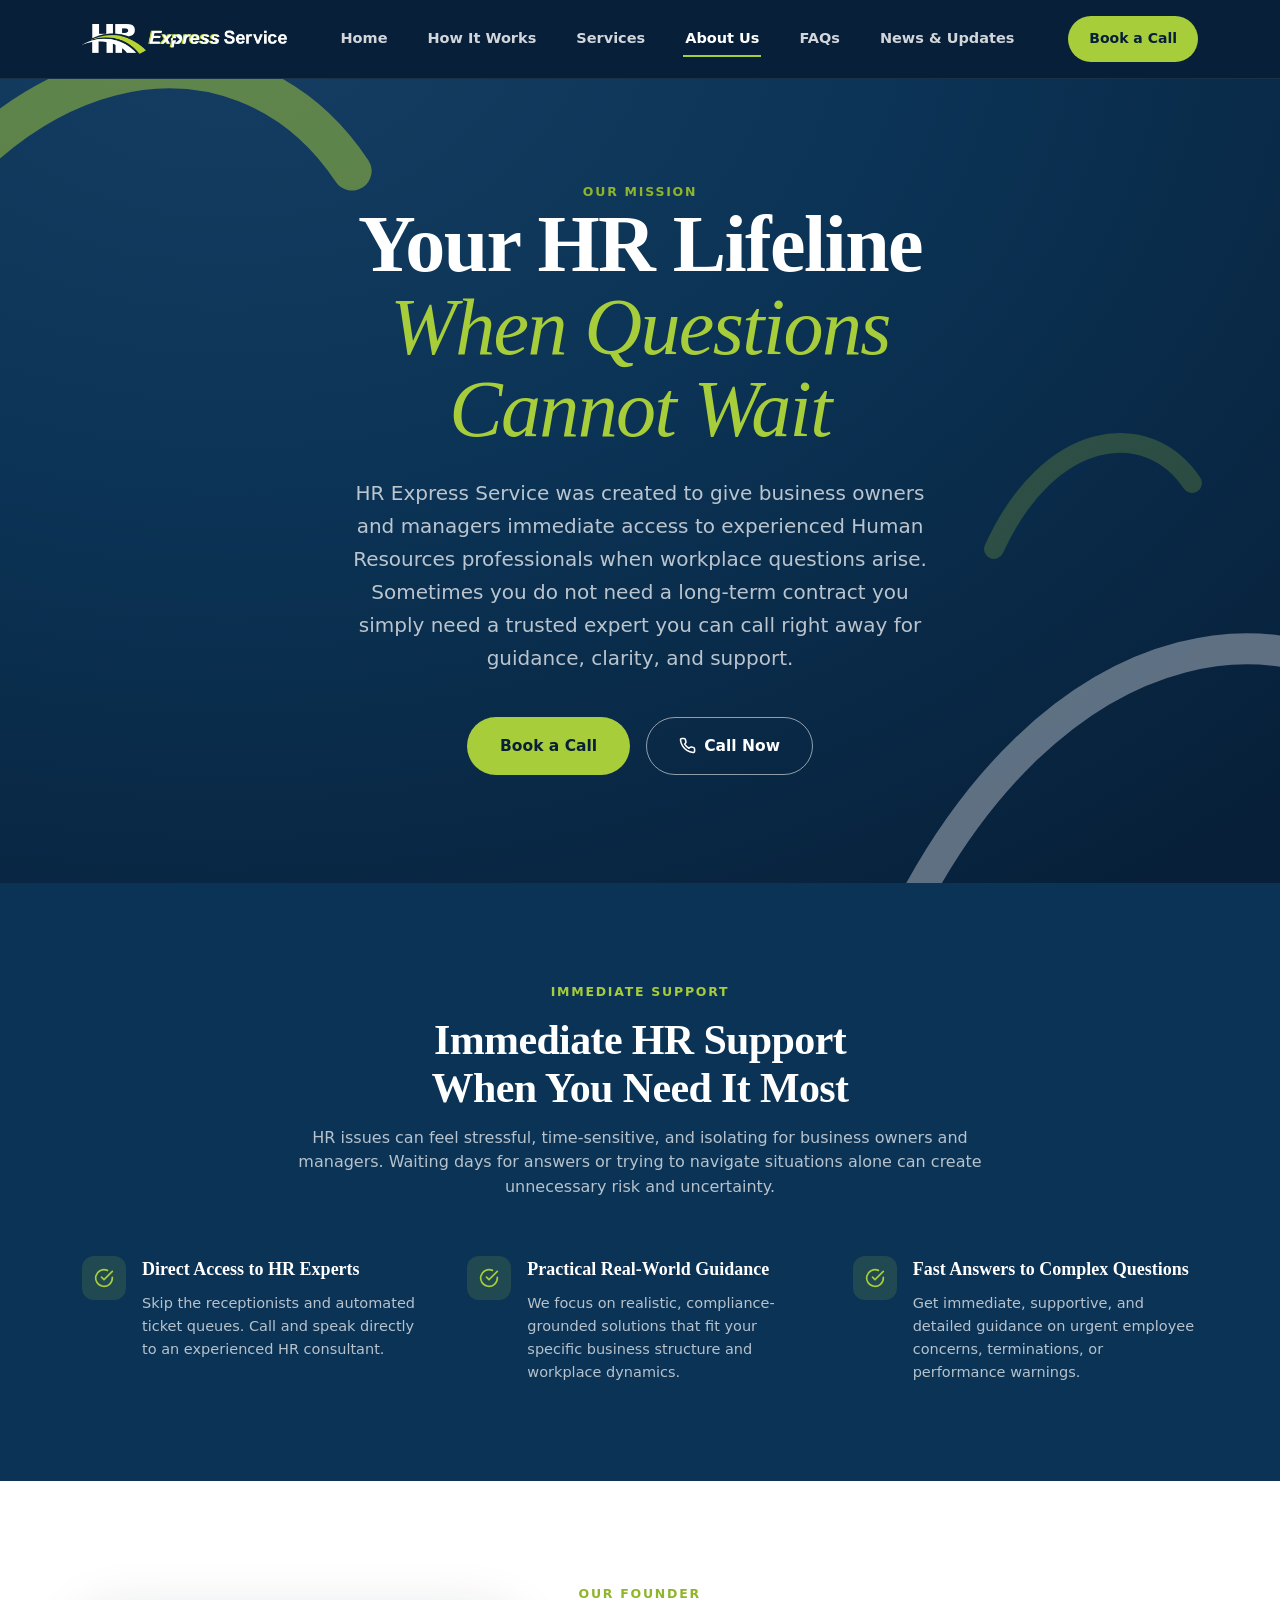
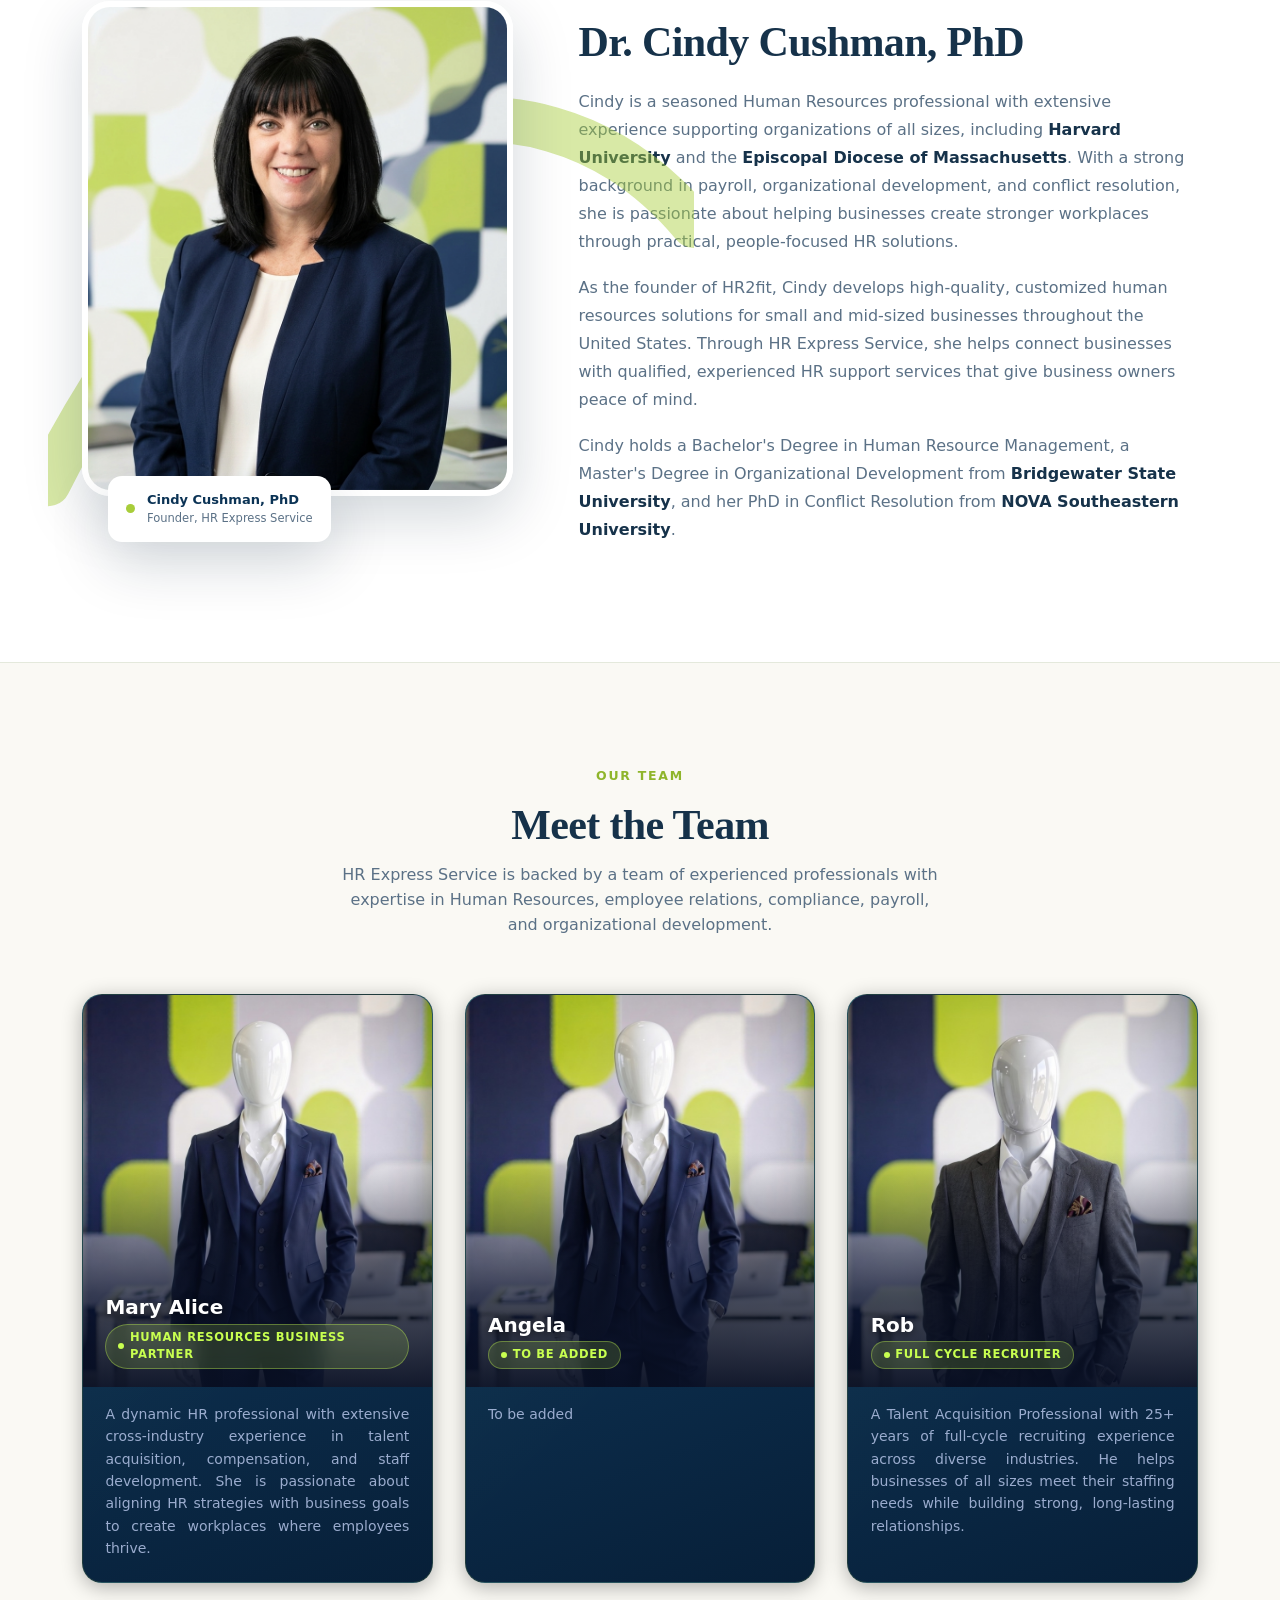
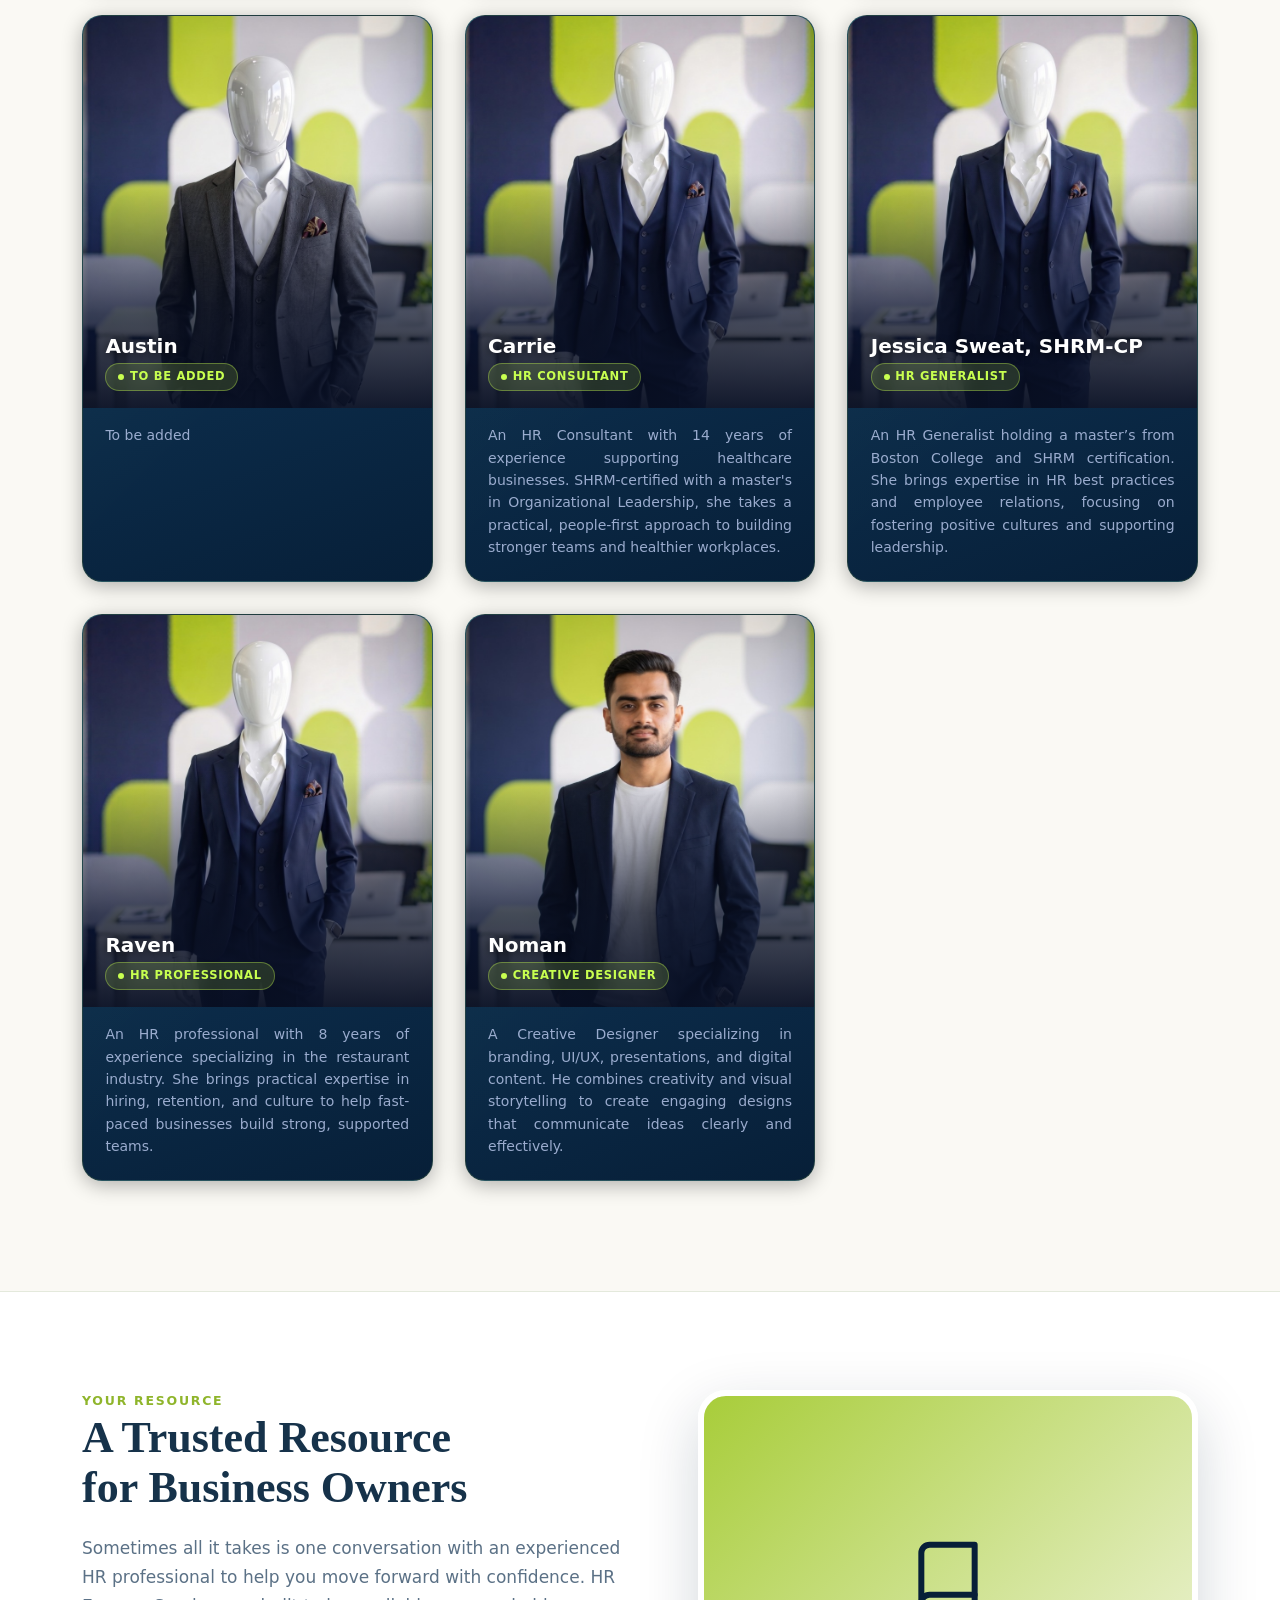
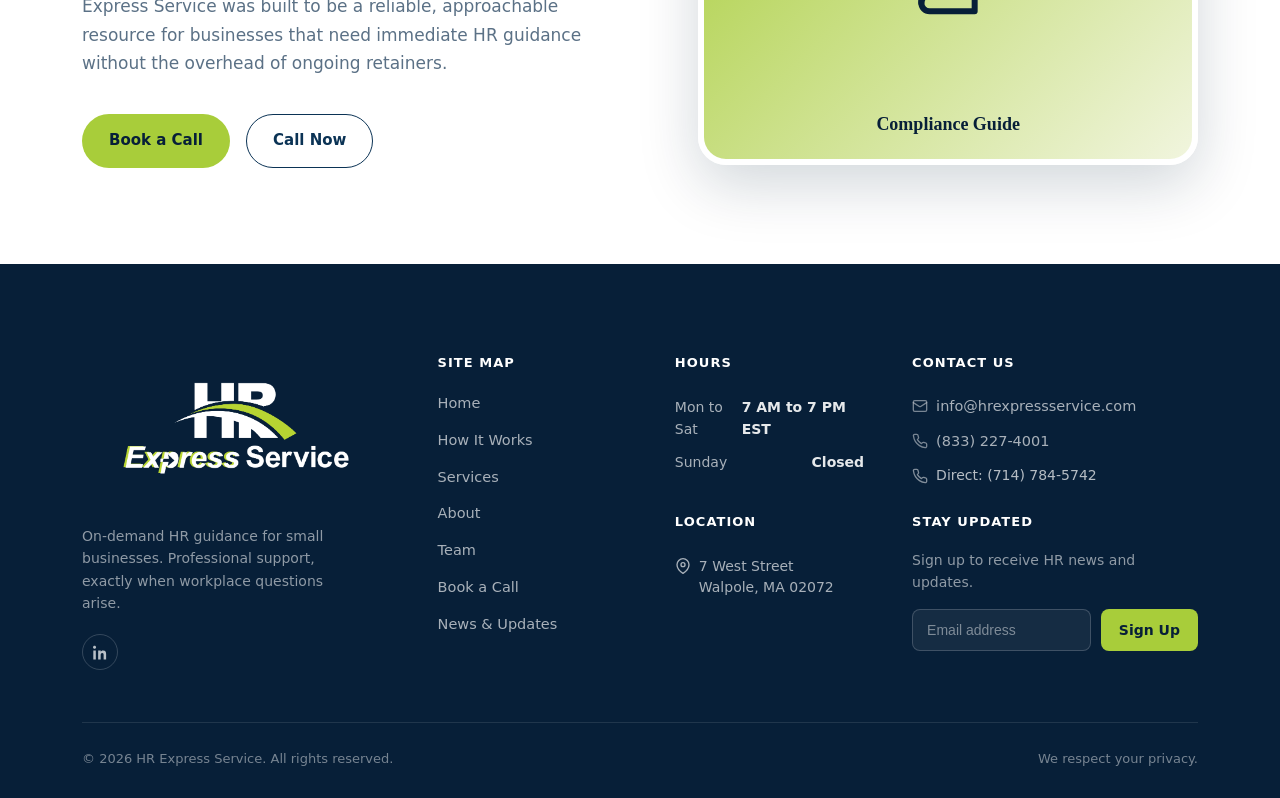
<file: about.html>
<!DOCTYPE html>
<html lang="en">

<head>
  <meta charset="UTF-8">
  <meta name="viewport" content="width=device-width, initial-scale=1.0">

  <!-- ═══ Security Headers ═══════════════════════════════════════ -->
  <!-- X-Frame-Options: prevent clickjacking via iframe embedding -->
  
  <!-- X-Content-Type-Options: prevent MIME-type sniffing -->
  <meta http-equiv="X-Content-Type-Options" content="nosniff">

  <!-- Referrer-Policy: don't leak URL info to third-party domains -->
  <meta name="referrer" content="strict-origin-when-cross-origin">

  <!-- Content-Security-Policy: allow self + Google Fonts + Square payments -->
  <meta http-equiv="Content-Security-Policy"
    content="
      default-src 'self';
      script-src  'self' 'unsafe-inline'
                  https://squareup.com
                  https://*.squareup.com
                  https://js.squareup.com
                  https://sandbox.web.squarecdn.com
                  https://web.squarecdn.com;
      style-src   'self' 'unsafe-inline'
                  https://fonts.googleapis.com;
      font-src    'self'
                  https://fonts.gstatic.com
                  data:;
      img-src     'self'
                  data:
                  blob:
                  https://*.squareup.com
                  https://*.squareupsandbox.com;
      frame-src   https://squareup.com
                  https://*.squareup.com
                  https://*.squareupsandbox.com;
      connect-src 'self' https://script.google.com https://script.googleusercontent.com
                  https://squareup.com
                  https://*.squareup.com
                  https://squareupsandbox.com
                  https://*.squareupsandbox.com;
      object-src  'none';
      base-uri    'self';
      form-action 'self'
                  https://squareup.com
                  https://*.squareup.com;">
  <!-- ═══════════════════════════════════════════════════════════ -->
  <title>About Us | HR Express Service</title>
  <link rel="preconnect" href="https://fonts.googleapis.com">
  <link rel="preconnect" href="https://fonts.gstatic.com" crossorigin>
  <link
    href="https://fonts.googleapis.com/css2?family=Fraunces:ital,opsz,wght@0,9..144,400;0,9..144,500;0,9..144,600;0,9..144,700;1,9..144,500;1,9..144,600&family=Inter:wght@400;500;600;700;800&display=swap"
    rel="stylesheet">
  <link rel="stylesheet" href="style.css?v=2">
  <link rel="icon" type="image/png" href="assets/favicon.png">
</head>

<body>

  <header class="site-nav">
    <div class="nav-inner">
      <button class="nav-toggle" id="navToggle" aria-label="Toggle menu" aria-expanded="false">
          <svg width="24" height="24" viewBox="0 0 24 24" fill="none" stroke="currentColor" stroke-width="2"
            stroke-linecap="round">
            <line x1="3" y1="6" x2="21" y2="6" />
            <line x1="3" y1="12" x2="21" y2="12" />
            <line x1="3" y1="18" x2="21" y2="18" />
          </svg>
        </button>
        <a href="index.html" class="logo">
      <picture>
        <source media="(max-width: 900px)" srcset="assets/logos/header_logo.png">
        <img src="assets/logos/desktop_logo.webp" alt="HR Express Service">
      </picture>
    </a>
      <nav class="nav-links" id="navLinks">
        <a href="index.html">Home</a>
        <a href="how-it-works.html">How It Works</a>
        <a href="services.html">Services</a>
        <a href="about.html">About Us</a>
        <a href="faq.html">FAQs</a>
      <a href="news-and-updates.html">News & Updates</a>
      </nav>
      <div class="nav-cta">
        <a href="book-a-call.html" class="btn btn-primary btn-sm"><span class="btn-label">Book a Call</span></a>
      </div>
    </div>
  </header>

  <main id="top" class="subpage">
    <!-- HERO -->
    <section class="hero subpage-hero">
      <div class="hero-bg" aria-hidden="true">
        <svg class="arc-a" viewBox="0 0 200 200" fill="none">
          <path d="M10 150 C 60 40, 150 30, 190 90" stroke="#A8CD3A" stroke-width="14" stroke-linecap="round" />
        </svg>
        <svg class="arc-b" viewBox="0 0 200 200" fill="none">
          <path d="M10 150 C 60 40, 150 30, 190 90" stroke="#FFFFFF" stroke-width="10" stroke-linecap="round" />
        </svg>
        <svg class="arc-c" viewBox="0 0 200 200" fill="none">
          <path d="M10 150 C 60 40, 150 30, 190 90" stroke="#A8CD3A" stroke-width="18" stroke-linecap="round" />
        </svg>
      </div>
      <div class="wrap hero-content">
        <span class="eyebrow on-dark">Our Mission</span>
        <h1>Your HR Lifeline <em>When Questions Cannot Wait</em></h1>
        <p class="lede">HR Express Service was created to give business owners and managers immediate access to
          experienced Human Resources professionals when workplace questions arise. Sometimes you do not need a
          long-term contract   you simply need a trusted expert you can call right away for guidance, clarity, and
          support.</p>
        <div class="cta-row">
          <a href="https://app.squareup.com/appointments/book/z30krphdnoap3r/LHFZBR4FWM4G1/start" target="_blank" rel="noopener noreferrer" class="btn btn-primary">Book a Call</a>
          <a href="tel:+18332274001" class="btn btn-outline on-dark-outline">
            <svg width="17" height="17" viewBox="0 0 24 24" fill="none" stroke="currentColor" stroke-width="2.2"
              stroke-linecap="round" stroke-linejoin="round">
              <path
                d="M22 16.92v3a2 2 0 0 1-2.18 2 19.79 19.79 0 0 1-8.63-3.07 19.5 19.5 0 0 1-6-6 19.79 19.79 0 0 1-3.07-8.67A2 2 0 0 1 4.11 2h3a2 2 0 0 1 2 1.72c.12.9.34 1.79.65 2.65a2 2 0 0 1-.45 2.11L8.09 9.91a16 16 0 0 0 6 6l1.43-1.27a2 2 0 0 1 2.11-.45c.86.31 1.75.53 2.65.65A2 2 0 0 1 22 16.92z" />
            </svg>
            Call Now
          </a>
        </div>
      </div>
    </section>

    <!-- VALUE PROP SECTION -->
    <section class="benefits on-dark" id="support-need">
      <div class="wrap">
        <div class="section-head" style="margin-left: auto; margin-right: auto; text-align: center; max-width: 700px;">
          <span class="eyebrow">Immediate Support</span>
          <h2>Immediate HR Support When You Need It Most</h2>
          <p style="color: rgba(255,255,255,0.7); margin-top: 14px;">HR issues can feel stressful, time-sensitive, and
            isolating for business owners and managers. Waiting days for answers or trying to navigate situations alone
            can create unnecessary risk and uncertainty.</p>
        </div>

        <div class="benefits-grid" style="margin-top: 48px;">
          <div class="benefit-item">
            <div class="benefit-icon"><svg width="20" height="20" viewBox="0 0 24 24" fill="none" stroke="currentColor"
                stroke-width="2" stroke-linecap="round" stroke-linejoin="round">
                <path d="M22 11.08V12a10 10 0 1 1-5.93-9.14" />
                <polyline points="22 4 12 14.01 9 11.01" />
              </svg></div>
            <div>
              <h3>Direct Access to HR Experts</h3>
              <p>Skip the receptionists and automated ticket queues. Call and speak directly to an experienced HR
                consultant.</p>
            </div>
          </div>
          <div class="benefit-item">
            <div class="benefit-icon"><svg width="20" height="20" viewBox="0 0 24 24" fill="none" stroke="currentColor"
                stroke-width="2" stroke-linecap="round" stroke-linejoin="round">
                <path d="M22 11.08V12a10 10 0 1 1-5.93-9.14" />
                <polyline points="22 4 12 14.01 9 11.01" />
              </svg></div>
            <div>
              <h3>Practical Real-World Guidance</h3>
              <p>We focus on realistic, compliance-grounded solutions that fit your specific business structure and
                workplace dynamics.</p>
            </div>
          </div>
          <div class="benefit-item">
            <div class="benefit-icon"><svg width="20" height="20" viewBox="0 0 24 24" fill="none" stroke="currentColor"
                stroke-width="2" stroke-linecap="round" stroke-linejoin="round">
                <path d="M22 11.08V12a10 10 0 1 1-5.93-9.14" />
                <polyline points="22 4 12 14.01 9 11.01" />
              </svg></div>
            <div>
              <h3>Fast Answers to Complex Questions</h3>
              <p>Get immediate, supportive, and detailed guidance on urgent employee concerns, terminations, or
                performance warnings.</p>
            </div>
          </div>
        </div>
      </div>
    </section>

    <!-- LEADERSHIP (CINDY CUSHMAN) -->
    <section class="leadership" id="leadership-spotlight">
      <div class="wrap leadership-grid">
        <div class="lead-photo-wrap">
          <svg class="arc-behind" viewBox="0 0 200 200" fill="none">
            <path d="M0 160 C 60 40, 150 20, 200 80" stroke="#A8CD3A" stroke-width="14" stroke-linecap="round"
              opacity="0.5" />
          </svg>
          <div class="lead-photo">
            <img src="assets/cindy_cushman.jpg" alt="Dr. Cindy Cushman PhD">
          </div>
          <div class="lead-cred">
            <span class="dot"></span>
            <p>Cindy Cushman, PhD<span>Founder, HR Express Service</span></p>
          </div>
        </div>
        <div class="leadership-copy">
          <span class="eyebrow">Our Founder</span>
          <h2>Dr. Cindy Cushman, PhD</h2>
          <p>Cindy is a seasoned Human Resources professional with extensive experience supporting organizations of all
            sizes, including <strong>Harvard University</strong> and the <strong>Episcopal Diocese of
              Massachusetts</strong>. With a strong background in payroll, organizational development, and conflict
            resolution, she is passionate about helping businesses create stronger workplaces through practical,
            people-focused HR solutions.</p>
          <p>As the founder of HR2fit, Cindy develops high-quality, customized human resources solutions for small and
            mid-sized businesses throughout the United States. Through HR Express Service, she helps connect businesses
            with qualified, experienced HR support services that give business owners peace of mind.</p>
          <p>Cindy holds a Bachelor's Degree in Human Resource Management, a Master's Degree in Organizational
            Development from <strong>Bridgewater State University</strong>, and her PhD in Conflict Resolution from
            <strong>NOVA Southeastern University</strong>.</p>
        </div>
      </div>
    </section>

    <!-- MEET THE TEAM GRID -->
    <section class="team" id="team" style="border-top: 1px solid var(--line);">
      <div class="wrap">
        <div class="section-head"
          style="margin-left: auto; margin-right: auto; text-align: center; margin-bottom: 56px;">
          <span class="eyebrow">Our Team</span>
          <h2>Meet the Team</h2>
          <p style="color: var(--muted); margin-top: 14px; max-width: 600px; margin-left: auto; margin-right: auto;">
            HR Express Service is backed by a team of experienced professionals with expertise in Human Resources,
            employee relations, compliance, payroll, and organizational development.
          </p>
        </div>

        <div class="team-grid-improved">
          <div class="team-member-card">
            <div class="team-member-photo">
              <img src="assets/team_woman.jpg" alt="Mary Alice">
              <div class="team-member-overlay">
                <h3 class="team-member-name">Mary Alice</h3>
                <span class="team-member-role-badge">Human Resources Business Partner</span>
              </div>
            </div>
            <div class="team-member-info">
              <p class="team-member-bio">A dynamic HR professional with extensive cross-industry experience in talent acquisition, compensation, and staff development. She is passionate about aligning HR strategies with business goals to create workplaces where employees thrive.</p>
            </div>
          </div>

          <div class="team-member-card">
            <div class="team-member-photo">
              <img src="assets/team_woman.jpg" alt="Angela">
              <div class="team-member-overlay">
                <h3 class="team-member-name">Angela</h3>
                <span class="team-member-role-badge">To Be Added</span>
              </div>
            </div>
            <div class="team-member-info">
              <p class="team-member-bio">To be added</p>
            </div>
          </div>

          <div class="team-member-card">
            <div class="team-member-photo">
              <img src="assets/team_man.jpg" alt="Rob">
              <div class="team-member-overlay">
                <h3 class="team-member-name">Rob</h3>
                <span class="team-member-role-badge">Full Cycle Recruiter</span>
              </div>
            </div>
            <div class="team-member-info">
              <p class="team-member-bio">A Talent Acquisition Professional with 25+ years of full-cycle recruiting experience across diverse industries. He helps businesses of all sizes meet their staffing needs while building strong, long-lasting relationships.</p>
            </div>
          </div>

          <div class="team-member-card">
            <div class="team-member-photo">
              <img src="assets/team_man.jpg" alt="Austin">
              <div class="team-member-overlay">
                <h3 class="team-member-name">Austin</h3>
                <span class="team-member-role-badge">To Be Added</span>
              </div>
            </div>
            <div class="team-member-info">
              <p class="team-member-bio">To be added</p>
            </div>
          </div>

          <div class="team-member-card">
            <div class="team-member-photo">
              <img src="assets/team_woman.jpg" alt="Carrie">
              <div class="team-member-overlay">
                <h3 class="team-member-name">Carrie</h3>
                <span class="team-member-role-badge">HR Consultant</span>
              </div>
            </div>
            <div class="team-member-info">
              <p class="team-member-bio">An HR Consultant with 14 years of experience supporting healthcare businesses. SHRM-certified with a master's in Organizational Leadership, she takes a practical, people-first approach to building stronger teams and healthier workplaces.</p>
            </div>
          </div>

          <div class="team-member-card">
            <div class="team-member-photo">
              <img src="assets/team_woman.jpg" alt="Jessica Sweat, SHRM-CP">
              <div class="team-member-overlay">
                <h3 class="team-member-name">Jessica Sweat, SHRM-CP</h3>
                <span class="team-member-role-badge">HR Generalist</span>
              </div>
            </div>
            <div class="team-member-info">
              <p class="team-member-bio">An HR Generalist holding a master’s from Boston College and SHRM certification. She brings expertise in HR best practices and employee relations, focusing on fostering positive cultures and supporting leadership.</p>
            </div>
          </div>

          <div class="team-member-card">
            <div class="team-member-photo">
              <img src="assets/team_woman.jpg" alt="Raven">
              <div class="team-member-overlay">
                <h3 class="team-member-name">Raven</h3>
                <span class="team-member-role-badge">HR Professional</span>
              </div>
            </div>
            <div class="team-member-info">
              <p class="team-member-bio">An HR professional with 8 years of experience specializing in the restaurant industry. She brings practical expertise in hiring, retention, and culture to help fast-paced businesses build strong, supported teams.</p>
            </div>
          </div>

          <div class="team-member-card">
            <div class="team-member-photo">
              <img src="assets/team_noman.jpg" alt="Noman">
              <div class="team-member-overlay">
                <h3 class="team-member-name">Noman</h3>
                <span class="team-member-role-badge">Creative Designer</span>
              </div>
            </div>
            <div class="team-member-info">
              <p class="team-member-bio">A Creative Designer specializing in branding, UI/UX, presentations, and digital content. He combines creativity and visual storytelling to create engaging designs that communicate ideas clearly and effectively.</p>
            </div>
          </div>

        </div>
      </div>
    </section>

    <!-- CTA SPLIT -->
    <section class="cta-split">
      <div class="wrap cta-split-grid">
        <div>
          <span class="eyebrow">Your Resource</span>
          <h2>A Trusted Resource for Business Owners</h2>
          <p class="lede">Sometimes all it takes is one conversation with an experienced HR professional to help you
            move forward with confidence. HR Express Service was built to be a reliable, approachable resource for
            businesses that need immediate HR guidance without the overhead of ongoing retainers.</p>
          <div class="cta-row">
            <a href="https://app.squareup.com/appointments/book/z30krphdnoap3r/LHFZBR4FWM4G1/start" target="_blank" rel="noopener noreferrer" class="btn btn-primary">Book a Call</a>
            <a href="tel:+18332274001" class="btn btn-outline">Call Now</a>
          </div>
        </div>
        <div class="cta-split-photo"
          style="background: linear-gradient(135deg, var(--lime-500), var(--lime-100)); display: flex; align-items: center; justify-content: center; position: relative;">
          <!-- Styled fallback SVG with book icon since generator quota is hit -->
          <svg width="80" height="80" viewBox="0 0 24 24" fill="none" stroke="var(--navy-950)" stroke-width="1.8"
            stroke-linecap="round" stroke-linejoin="round" style="position: absolute; z-index: 2;">
            <path d="M4 19.5A2.5 2.5 0 0 1 6.5 17H20" />
            <path d="M6.5 2H20v20H6.5A2.5 2.5 0 0 1 4 19.5v-15A2.5 2.5 0 0 1 6.5 2z" />
          </svg>
          <span
            style="position: absolute; bottom: 20px; font-family: 'Fraunces', serif; font-weight: 600; font-size: 18px; color: var(--navy-950);">Compliance
            Guide</span>
        </div>
      </div>
    </section>
  </main>

  <footer id="faq">
    <div class="wrap">
      <div class="footer-top">
        <div class="footer-brand">
          <img src="assets/logos/footer_logo.png" alt="HR Express Service" style="width: 100%; height: auto; object-fit: contain;">
          <p>On-demand HR guidance for small businesses. Professional support, exactly when workplace questions arise.
          </p>
          <div class="footer-social">
            <a href="https://www.linkedin.com/company/hr-express-service/" target="_blank" rel="noopener noreferrer" aria-label="LinkedIn"><svg width="15" height="15" viewBox="0 0 24 24" fill="currentColor">
                <path
                  d="M4.98 3.5C4.98 4.88 3.87 6 2.5 6S0 4.88 0 3.5 1.11 1 2.48 1s2.5 1.12 2.5 2.5ZM.5 8.75h4V23h-4V8.75ZM8.5 8.75h3.84v1.96h.05c.53-1 1.85-2.06 3.8-2.06 4.06 0 4.81 2.67 4.81 6.15V23h-4v-6.6c0-1.57-.03-3.6-2.2-3.6-2.2 0-2.54 1.72-2.54 3.5V23h-4V8.75Z" />
              </svg></a>
          </div>
        </div>
        <div class="footer-col">
          <h4>Site Map</h4>
          <ul>
            <li><a href="#top">Home</a></li>
            <li><a href="#how-it-works">How It Works</a></li>
            <li><a href="#situations">Services</a></li>
            <li><a href="#leadership">About</a></li>
            <li><a href="#team">Team</a></li>
            <li><a href="#question">Book a Call</a></li>
          <li><a href="news-and-updates.html">News & Updates</a></li>
          </ul>
        </div>
        <div class="footer-col footer-hours">
          <h4>Hours</h4>
          <div><span>Mon to Sat</span><strong>7 AM to 7 PM EST</strong></div>
        <div><span>Sunday</span><strong>Closed</strong></div>
          <h4 style="margin-top: 2rem;">Location</h4>
          <address style="font-size: 14px; color: rgba(255,255,255,.65); line-height: 1.5; margin: 0 0 12px 0; display: flex; align-items: flex-start; gap: 8px; font-style: normal; padding: 6px 0;">
            <svg width="16" height="16" viewBox="0 0 24 24" fill="none" stroke="currentColor" stroke-width="2" stroke-linecap="round" stroke-linejoin="round" style="flex-shrink: 0; margin-top: 2px;"><path d="M21 10c0 7-9 13-9 13s-9-6-9-13a9 9 0 0 1 18 0z"></path><circle cx="12" cy="10" r="3"></circle></svg>
            <span>
              7 West Street<br>
              Walpole, MA 02072
            </span>
          </address>
        </div>
        <div class="footer-col footer-contact-col">
          <h4>Contact Us</h4>
          <a href="mailto:info@hrexpressservice.com" class="footer-email-link" aria-label="Email HR Express Service">
            <svg width="16" height="16" viewBox="0 0 24 24" fill="none" stroke="currentColor" stroke-width="2" stroke-linecap="round" stroke-linejoin="round"><rect x="2" y="4" width="20" height="16" rx="2"/><path d="m22 7-8.97 5.7a1.94 1.94 0 0 1-2.06 0L2 7"/></svg>
            info@hrexpressservice.com
          </a>
        <a href="tel:+18332274001" class="footer-email-link" aria-label="Call HR Express Service" style="margin-top: 8px;">
          <svg width="16" height="16" viewBox="0 0 24 24" fill="none" stroke="currentColor" stroke-width="2" stroke-linecap="round" stroke-linejoin="round"><path d="M22 16.92v3a2 2 0 0 1-2.18 2 19.79 19.79 0 0 1-8.63-3.07 19.5 19.5 0 0 1-6-6 19.79 19.79 0 0 1-3.07-8.67A2 2 0 0 1 4.11 2h3a2 2 0 0 1 2 1.72c.12.9.34 1.79.65 2.65a2 2 0 0 1-.45 2.11L8.09 9.91a16 16 0 0 0 6 6l1.43-1.27a2 2 0 0 1 2.11-.45c.86.31 1.75.53 2.65.65A2 2 0 0 1 22 16.92z"/></svg>
          (833) 227-4001
        </a>
        <a href="tel:+17147845742" class="footer-email-link" aria-label="Call Cindy Cushman Direct" style="margin-top: 8px; color: rgba(255,255,255,0.7); font-size: 14px;">
          <svg width="16" height="16" viewBox="0 0 24 24" fill="none" stroke="currentColor" stroke-width="2" stroke-linecap="round" stroke-linejoin="round"><path d="M22 16.92v3a2 2 0 0 1-2.18 2 19.79 19.79 0 0 1-8.63-3.07 19.5 19.5 0 0 1-6-6 19.79 19.79 0 0 1-3.07-8.67A2 2 0 0 1 4.11 2h3a2 2 0 0 1 2 1.72c.12.9.34 1.79.65 2.65a2 2 0 0 1-.45 2.11L8.09 9.91a16 16 0 0 0 6 6l1.43-1.27a2 2 0 0 1 2.11-.45c.86.31 1.75.53 2.65.65A2 2 0 0 1 22 16.92z"/></svg>
          Direct: (714) 784-5742
        </a>
          <h4 style="margin-top:1.25rem;">Stay Updated</h4>
          <p style="font-size:14px;color:rgba(255,255,255,.55);margin-bottom:8px;">Sign up to receive HR news and updates.</p>
          <form class="newsletter-form" onsubmit="event.preventDefault();">
            <input type="email" placeholder="Email address" required aria-label="Email address">
            <button type="submit">Sign Up</button>
          </form>
        </div>
      </div>
      <div class="footer-bottom">
        <span>© 2026 HR Express Service. All rights reserved.</span>
        <span>We respect your privacy.</span>
      </div>
    </div>
  </footer>

  <script src="main.js"></script>
  <script>

    // ===== TEAM CAROUSEL: auto-scrolling, draggable, seamless loop =====
    (function () {
      const track = document.getElementById('teamTrack');
      if (!track) return;
      const prevBtn = document.getElementById('teamPrev');
      const nextBtn = document.getElementById('teamNext');
      const cards = Array.from(track.children);
      const half = cards.length / 2;

      let setWidth = 0;
      function measure() {
        const gap = parseFloat(getComputedStyle(track).gap) || 0;
        setWidth = 0;
        for (let i = 0; i < half; i++) setWidth += cards[i].getBoundingClientRect().width + gap;
      }
      measure();
      window.addEventListener('resize', measure);

      let x = 0;
      let dragging = false;
      let hovering = false;
      let startClientX = 0;
      let startX = 0;
      let resumeTimer = null;
      const speed = 34; // px per second
      let lastTime = null;

      function wrap() {
        if (setWidth <= 0) return;
        while (x <= -setWidth) x += setWidth;
        while (x > 0) x -= setWidth;
      }

      function frame(time) {
        if (lastTime === null) lastTime = time;
        const dt = (time - lastTime) / 1000;
        lastTime = time;
        if (!dragging && !hovering) {
          x -= speed * dt;
          wrap();
        }
        track.style.transform = `translate3d(${x}px,0,0)`;
        requestAnimationFrame(frame);
      }
      requestAnimationFrame(frame);

      track.addEventListener('mouseenter', () => { hovering = true; });
      track.addEventListener('mouseleave', () => { hovering = false; });

      function onPointerDown(e) {
        dragging = true;
        track.classList.add('dragging');
        startClientX = e.clientX;
        startX = x;
        track.setPointerCapture(e.pointerId);
      }
      function onPointerMove(e) {
        if (!dragging) return;
        x = startX + (e.clientX - startClientX);
      }
      function onPointerUp() {
        if (!dragging) return;
        dragging = false;
        track.classList.remove('dragging');
        wrap();
      }
      track.addEventListener('pointerdown', onPointerDown);
      track.addEventListener('pointermove', onPointerMove);
      track.addEventListener('pointerup', onPointerUp);
      track.addEventListener('pointercancel', onPointerUp);

      function nudge(delta) {
        x += delta;
        wrap();
        hovering = true;
        clearTimeout(resumeTimer);
        resumeTimer = setTimeout(() => { hovering = false; }, 1400);
      }
      if (prevBtn) prevBtn.addEventListener('click', () => nudge(360));
      if (nextBtn) nextBtn.addEventListener('click', () => nudge(-360));
    })();
  </script>

</body>

</html>
</file>
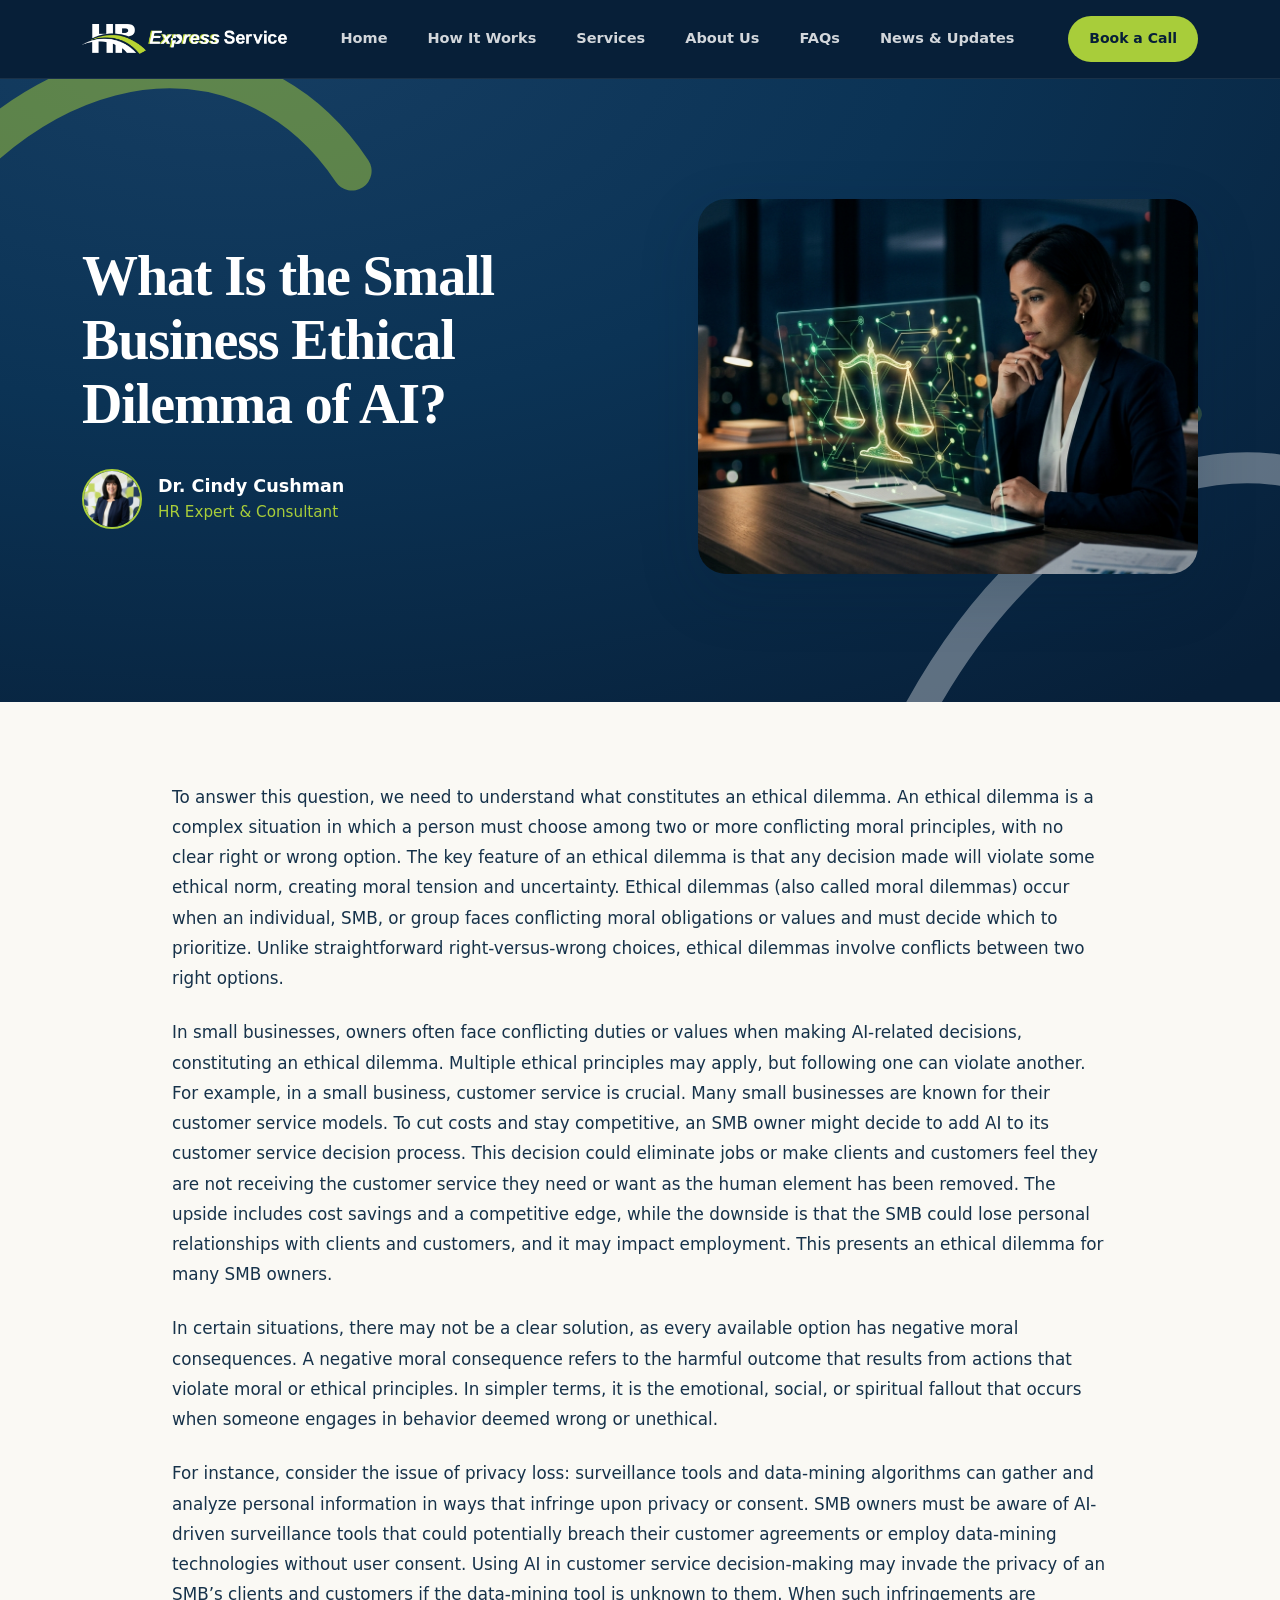
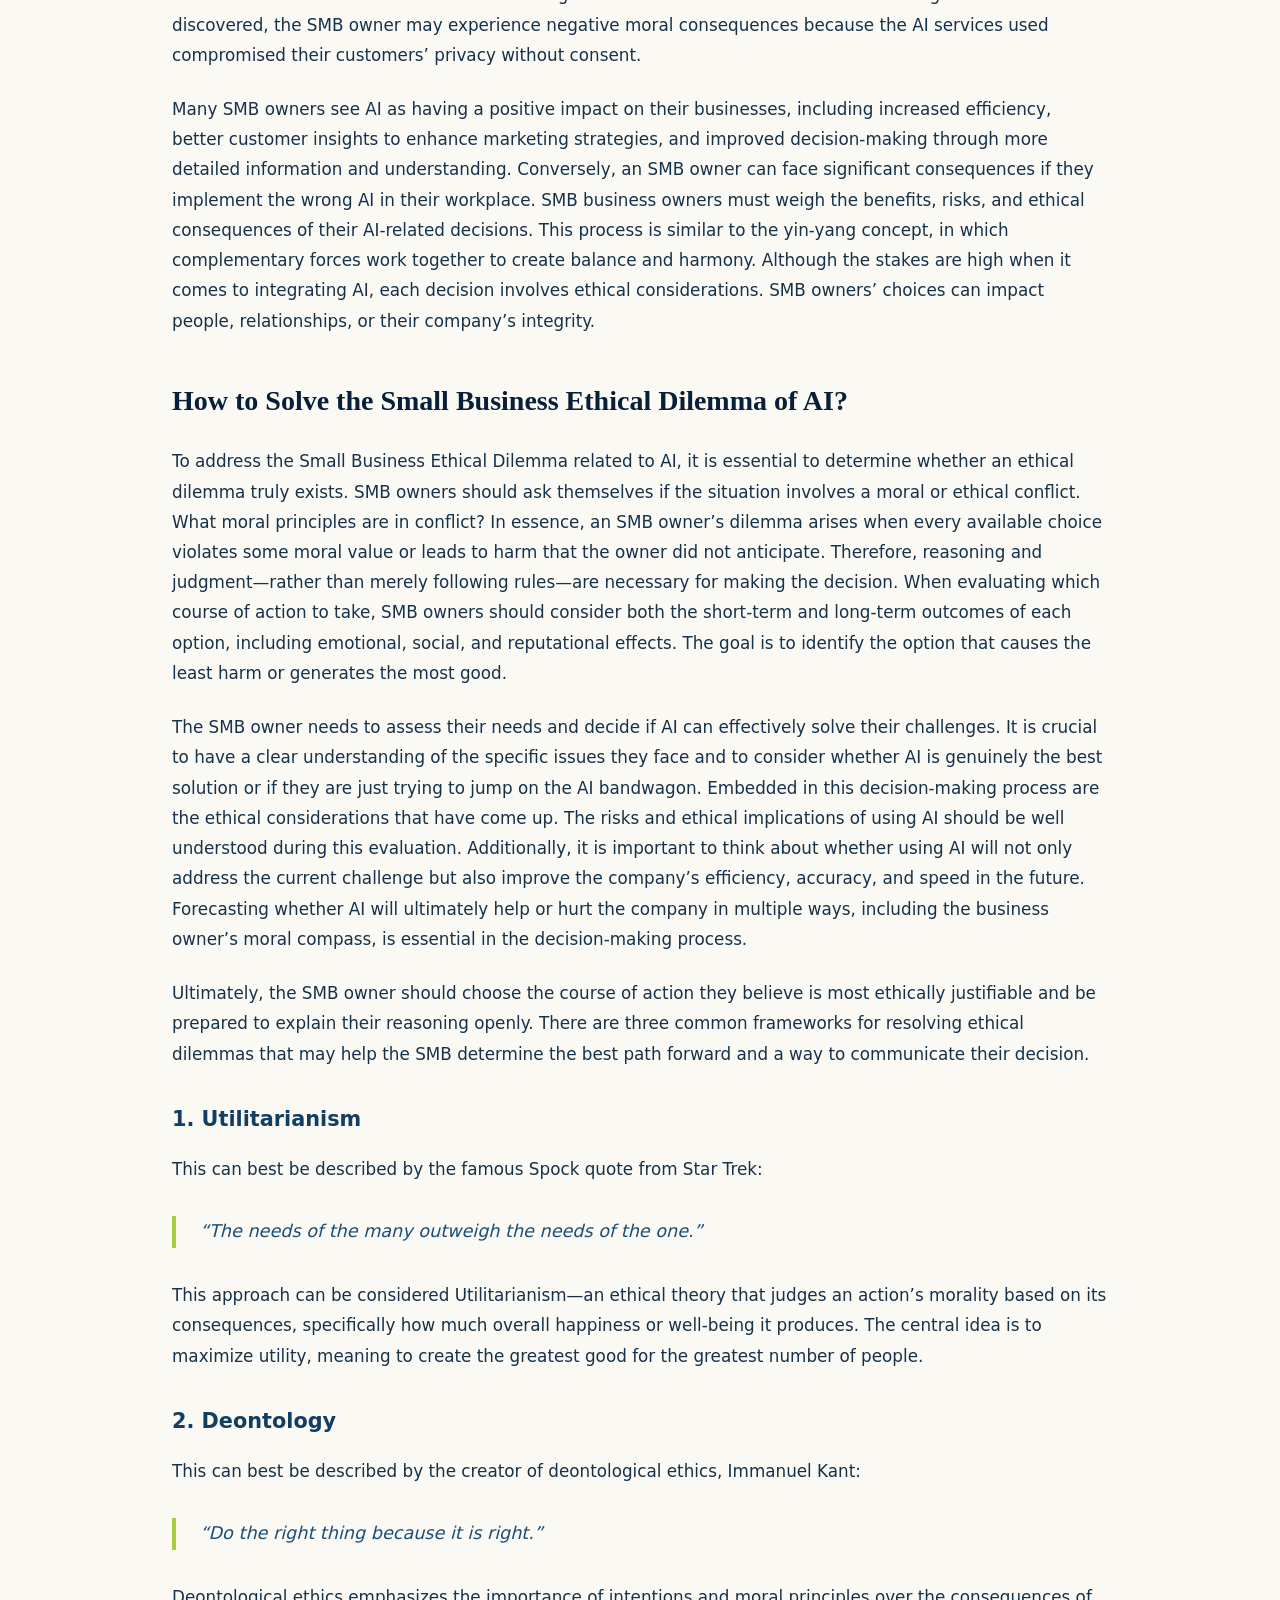
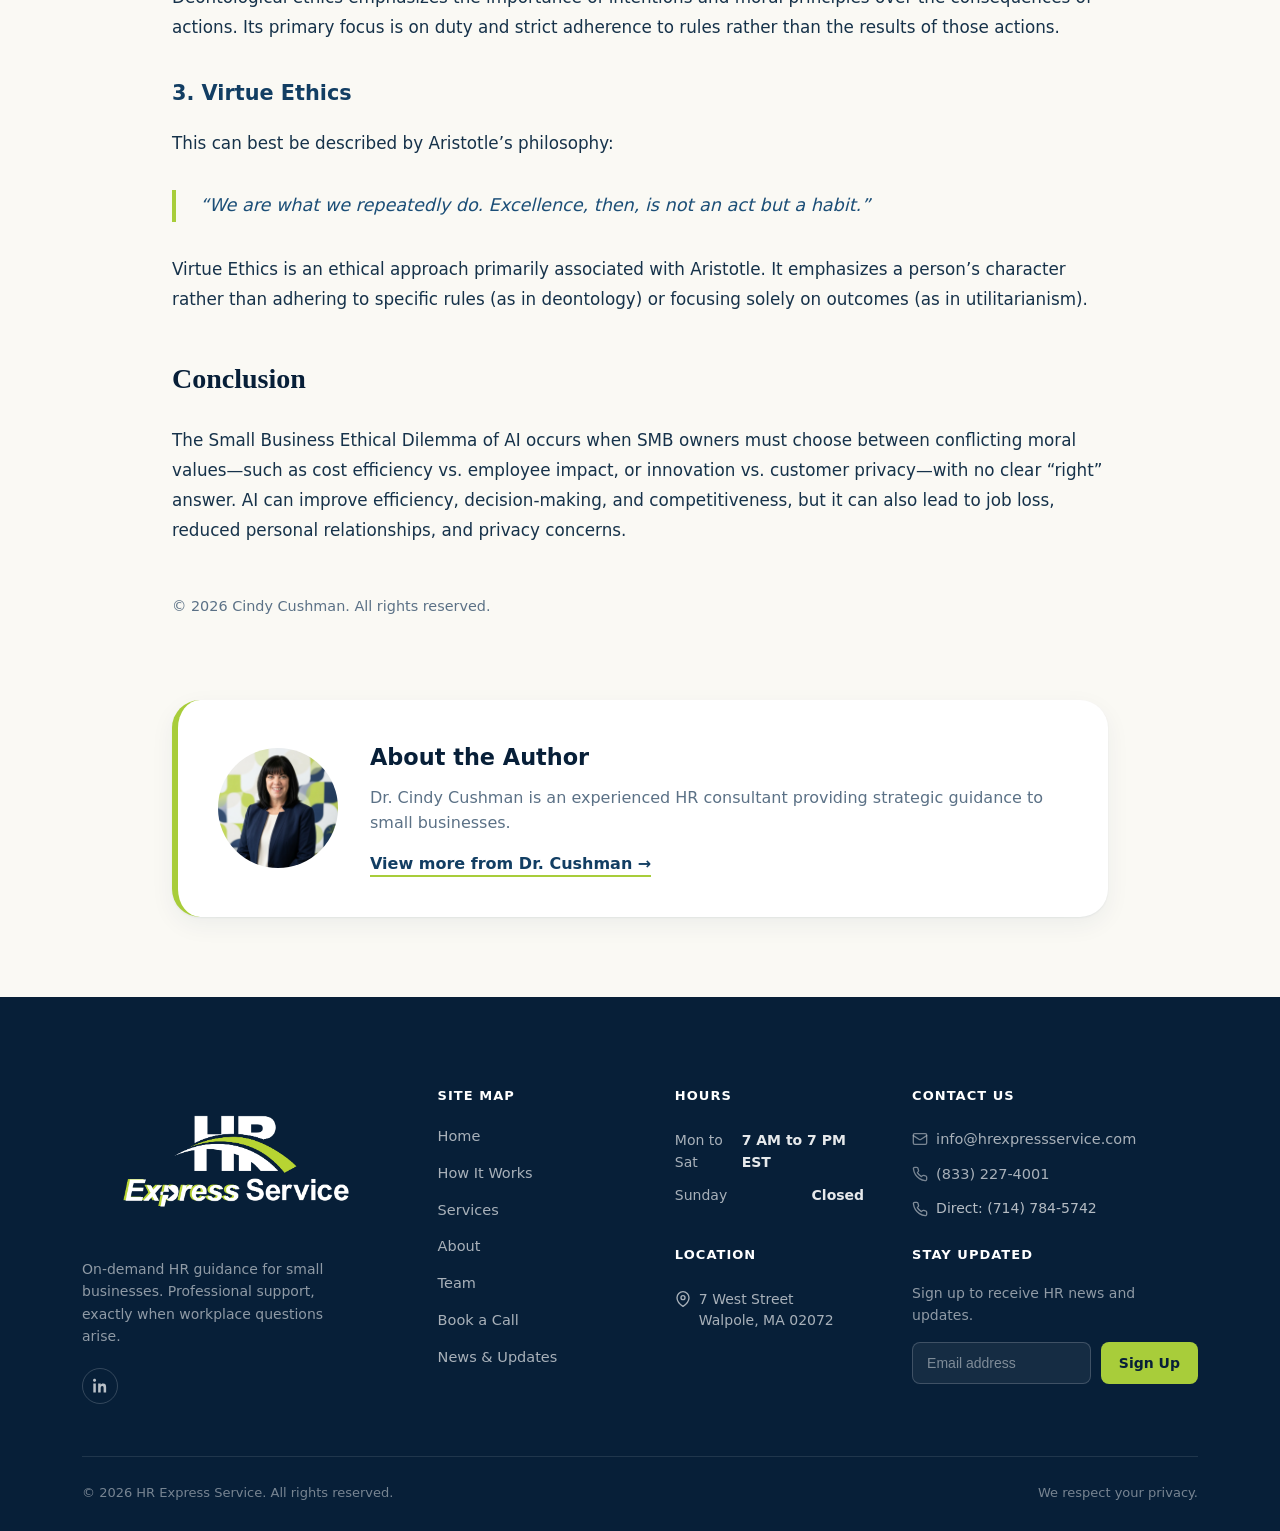
<file: article-ai-ethics.html>
<!DOCTYPE html>
<html lang="en">
<head>
<meta charset="UTF-8">
<meta name="viewport" content="width=device-width, initial-scale=1.0">

  <!-- ═══ Security Headers ═══════════════════════════════════════ -->
  <!-- X-Frame-Options: prevent clickjacking via iframe embedding -->
  
  <!-- X-Content-Type-Options: prevent MIME-type sniffing -->
  <meta http-equiv="X-Content-Type-Options" content="nosniff">

  <!-- Referrer-Policy: don't leak URL info to third-party domains -->
  <meta name="referrer" content="strict-origin-when-cross-origin">

  <!-- Content-Security-Policy: allow self + Google Fonts + Square payments -->
  <meta http-equiv="Content-Security-Policy"
    content="
      default-src 'self';
      script-src  'self' 'unsafe-inline'
                  https://squareup.com
                  https://*.squareup.com
                  https://js.squareup.com
                  https://sandbox.web.squarecdn.com
                  https://web.squarecdn.com;
      style-src   'self' 'unsafe-inline'
                  https://fonts.googleapis.com;
      font-src    'self'
                  https://fonts.gstatic.com
                  data:;
      img-src     'self'
                  data:
                  blob:
                  https://*.squareup.com
                  https://*.squareupsandbox.com;
      frame-src   https://squareup.com
                  https://*.squareup.com
                  https://*.squareupsandbox.com;
      connect-src 'self' https://script.google.com https://script.googleusercontent.com
                  https://squareup.com
                  https://*.squareup.com
                  https://squareupsandbox.com
                  https://*.squareupsandbox.com;
      object-src  'none';
      base-uri    'self';
      form-action 'self'
                  https://squareup.com
                  https://*.squareup.com;">
  <!-- ═══════════════════════════════════════════════════════════ -->
<title>What Is the Small Business Ethical Dilemma of AI? | HR Express</title>
<link rel="preconnect" href="https://fonts.googleapis.com">
<link rel="preconnect" href="https://fonts.gstatic.com" crossorigin>
<link href="https://fonts.googleapis.com/css2?family=Fraunces:ital,opsz,wght@0,9..144,400;0,9..144,500;0,9..144,600;0,9..144,700;1,9..144,500;1,9..144,600&family=Inter:wght@400;500;600;700;800&display=swap" rel="stylesheet">
<link rel="stylesheet" href="style.css?v=2">

    <style>
      .hero-split { display: flex; align-items: center; justify-content: space-between; gap: 40px; flex-wrap: wrap; position: relative; z-index: 2; margin: 0 auto; }
      .hero-split .hero-text { flex: 1; min-width: 320px; text-align: left; }
      .hero-split .hero-image { flex: 1; min-width: 320px; max-width: 500px; display: flex; justify-content: flex-end; }
      .article-content h3 { color: var(--navy-950); margin-top: 40px; margin-bottom: 20px; font-size: 1.75rem; font-weight: 700; }
      .article-content h4 { color: var(--navy-800); margin-top: 32px; margin-bottom: 16px; font-size: 1.3rem; font-weight: 600; }
      .article-content p { margin-bottom: 24px; }
      .article-content ul { list-style-type: disc; margin-left: 24px; margin-bottom: 24px; }
      .article-content li { margin-bottom: 8px; }
      .article-content a { color: var(--navy-700); font-weight: 600; text-decoration: underline; text-decoration-color: var(--lime-500); text-decoration-thickness: 2px; }
      .article-content a:hover { color: var(--navy-950); }
      .article-content blockquote { border-left: 4px solid var(--lime-500); padding-left: 24px; font-style: italic; color: var(--navy-700); margin: 32px 0; font-size: 1.1rem; }
    </style>
    
  <link rel="icon" type="image/png" href="assets/favicon.png">
</head>
<body>
<header class="site-nav">
  <div class="nav-inner">
    <button class="nav-toggle" id="navToggle" aria-label="Toggle menu" aria-expanded="false">
        <svg width="24" height="24" viewBox="0 0 24 24" fill="none" stroke="currentColor" stroke-width="2" stroke-linecap="round"><line x1="3" y1="6" x2="21" y2="6"/><line x1="3" y1="12" x2="21" y2="12"/><line x1="3" y1="18" x2="21" y2="18"/></svg>
      </button>
      <a href="index.html" class="logo">
      <picture>
        <source media="(max-width: 900px)" srcset="assets/logos/header_logo.png">
        <img src="assets/logos/desktop_logo.webp" alt="HR Express Service">
      </picture>
    </a>
    <nav class="nav-links" id="navLinks">
      <a href="index.html" class="active">Home</a>
      <a href="how-it-works.html">How It Works</a>
      <a href="services.html">Services</a>
      <a href="about.html">About Us</a>
      <a href="faq.html">FAQs</a>
      <a href="news-and-updates.html">News & Updates</a>
    </nav>
    <div class="nav-cta">
      <a href="book-a-call.html" class="btn btn-primary btn-sm"><span class="btn-label">Book a Call</span></a>
    </div>
  </div>
</header>
<main>
<section class="hero" id="top">
  <div class="hero-bg" aria-hidden="true">
      <svg class="arc-a" viewBox="0 0 200 200" fill="none"><path d="M10 150 C 60 40, 150 30, 190 90" stroke="#A8CD3A" stroke-width="14" stroke-linecap="round"/></svg>
      <svg class="arc-b" viewBox="0 0 200 200" fill="none"><path d="M10 150 C 60 40, 150 30, 190 90" stroke="#FFFFFF" stroke-width="10" stroke-linecap="round"/></svg>
      <svg class="arc-c" viewBox="0 0 200 200" fill="none"><path d="M10 150 C 60 40, 150 30, 190 90" stroke="#A8CD3A" stroke-width="18" stroke-linecap="round"/></svg>
    </div>
  <div class="wrap hero-split">
    <div class="hero-text">
      <h1 style="font-size: 3.5rem; line-height: 1.15; margin-bottom: 24px; text-align: left;">What Is the Small Business Ethical Dilemma of AI?</h1>
      <div style="display: flex; align-items: center; gap: 16px; margin-top: 32px;">
        <img src="assets/articles/cindy-cushman.jpg" style="width: 60px; height: 60px; border-radius: 50%; object-fit: cover; border: 2px solid var(--lime-500);">
        <div style="text-align: left;">
          <div style="font-weight: 600; color: var(--white); font-size: 1.1rem;">Dr. Cindy Cushman</div>
          <div style="font-size: 0.95rem; color: var(--lime-500);">HR Expert & Consultant</div>
        </div>
      </div>
    </div>
    <div class="hero-image">
      <img src="assets/articles/ai-ethics-cover.jpg" alt="What Is the Small Business Ethical Dilemma of AI?" style="border-radius: var(--radius-l); box-shadow: var(--shadow-2); width: 100%; height: auto; object-fit: cover; aspect-ratio: 4/3;">
    </div>
  </div>
</section>

<article class="article-layout" style="padding: 80px 0; background: var(--cream);">
  <div class="wrap" style="max-width: 1000px;">
    
    <div class="article-content" style="color: var(--ink); line-height: 1.8; font-size: 1.05rem;">
      
<p>To answer this question, we need to understand what constitutes an ethical dilemma. An ethical dilemma is a complex situation in which a person must choose among two or more conflicting moral principles, with no clear right or wrong option. The key feature of an ethical dilemma is that any decision made will violate some ethical norm, creating moral tension and uncertainty. Ethical dilemmas (also called moral dilemmas) occur when an individual, SMB, or group faces conflicting moral obligations or values and must decide which to prioritize. Unlike straightforward right-versus-wrong choices, ethical dilemmas involve conflicts between two right options.</p>

<p>In small businesses, owners often face conflicting duties or values when making AI-related decisions, constituting an ethical dilemma. Multiple ethical principles may apply, but following one can violate another. For example, in a small business, customer service is crucial. Many small businesses are known for their customer service models. To cut costs and stay competitive, an SMB owner might decide to add AI to its customer service decision process. This decision could eliminate jobs or make clients and customers feel they are not receiving the customer service they need or want as the human element has been removed. The upside includes cost savings and a competitive edge, while the downside is that the SMB could lose personal relationships with clients and customers, and it may impact employment. This presents an ethical dilemma for many SMB owners.</p>

<p>In certain situations, there may not be a clear solution, as every available option has negative moral consequences. A negative moral consequence refers to the harmful outcome that results from actions that violate moral or ethical principles. In simpler terms, it is the emotional, social, or spiritual fallout that occurs when someone engages in behavior deemed wrong or unethical.</p>

<p>For instance, consider the issue of privacy loss: surveillance tools and data-mining algorithms can gather and analyze personal information in ways that infringe upon privacy or consent. SMB owners must be aware of AI-driven surveillance tools that could potentially breach their customer agreements or employ data-mining technologies without user consent. Using AI in customer service decision-making may invade the privacy of an SMB’s clients and customers if the data-mining tool is unknown to them. When such infringements are discovered, the SMB owner may experience negative moral consequences because the AI services used compromised their customers’ privacy without consent.</p>

<p>Many SMB owners see AI as having a positive impact on their businesses, including increased efficiency, better customer insights to enhance marketing strategies, and improved decision-making through more detailed information and understanding. Conversely, an SMB owner can face significant consequences if they implement the wrong AI in their workplace. SMB business owners must weigh the benefits, risks, and ethical consequences of their AI-related decisions. This process is similar to the yin-yang concept, in which complementary forces work together to create balance and harmony. Although the stakes are high when it comes to integrating AI, each decision involves ethical considerations. SMB owners’ choices can impact people, relationships, or their company’s integrity.</p>

<h3>How to Solve the Small Business Ethical Dilemma of AI?</h3>

<p>To address the Small Business Ethical Dilemma related to AI, it is essential to determine whether an ethical dilemma truly exists. SMB owners should ask themselves if the situation involves a moral or ethical conflict. What moral principles are in conflict? In essence, an SMB owner’s dilemma arises when every available choice violates some moral value or leads to harm that the owner did not anticipate. Therefore, reasoning and judgment—rather than merely following rules—are necessary for making the decision. When evaluating which course of action to take, SMB owners should consider both the short-term and long-term outcomes of each option, including emotional, social, and reputational effects. The goal is to identify the option that causes the least harm or generates the most good.</p>

<p>The SMB owner needs to assess their needs and decide if AI can effectively solve their challenges. It is crucial to have a clear understanding of the specific issues they face and to consider whether AI is genuinely the best solution or if they are just trying to jump on the AI bandwagon. Embedded in this decision-making process are the ethical considerations that have come up. The risks and ethical implications of using AI should be well understood during this evaluation. Additionally, it is important to think about whether using AI will not only address the current challenge but also improve the company’s efficiency, accuracy, and speed in the future. Forecasting whether AI will ultimately help or hurt the company in multiple ways, including the business owner’s moral compass, is essential in the decision-making process.</p>

<p>Ultimately, the SMB owner should choose the course of action they believe is most ethically justifiable and be prepared to explain their reasoning openly. There are three common frameworks for resolving ethical dilemmas that may help the SMB determine the best path forward and a way to communicate their decision.</p>

<h4>1. Utilitarianism</h4>
<p>This can best be described by the famous Spock quote from Star Trek:</p>
<blockquote>“The needs of the many outweigh the needs of the one.”</blockquote>
<p>This approach can be considered Utilitarianism—an ethical theory that judges an action’s morality based on its consequences, specifically how much overall happiness or well-being it produces. The central idea is to maximize utility, meaning to create the greatest good for the greatest number of people.</p>

<h4>2. Deontology</h4>
<p>This can best be described by the creator of deontological ethics, Immanuel Kant:</p>
<blockquote>“Do the right thing because it is right.”</blockquote>
<p>Deontological ethics emphasizes the importance of intentions and moral principles over the consequences of actions. Its primary focus is on duty and strict adherence to rules rather than the results of those actions.</p>

<h4>3. Virtue Ethics</h4>
<p>This can best be described by Aristotle’s philosophy:</p>
<blockquote>“We are what we repeatedly do. Excellence, then, is not an act but a habit.”</blockquote>
<p>Virtue Ethics is an ethical approach primarily associated with Aristotle. It emphasizes a person’s character rather than adhering to specific rules (as in deontology) or focusing solely on outcomes (as in utilitarianism).</p>

<h3>Conclusion</h3>
<p>The Small Business Ethical Dilemma of AI occurs when SMB owners must choose between conflicting moral values—such as cost efficiency vs. employee impact, or innovation vs. customer privacy—with no clear “right” answer. AI can improve efficiency, decision-making, and competitiveness, but it can also lead to job loss, reduced personal relationships, and privacy concerns.</p>

<p style="font-size: 0.9rem; color: var(--muted); margin-top: 48px;">© 2026 Cindy Cushman. All rights reserved.</p>

    </div>
    
    <div style="margin-top: 80px; padding: 40px; background: var(--white); border-radius: var(--radius-l); box-shadow: var(--shadow-1); display: flex; gap: 32px; align-items: center; border-left: 6px solid var(--lime-500);">
      <img src="assets/articles/cindy-cushman.jpg" style="width: 120px; height: 120px; border-radius: 50%; object-fit: cover;">
      <div>
        <h4 style="font-size: 1.4rem; color: var(--navy-950); margin-bottom: 12px; margin-top: 0;">About the Author</h4>
        <p style="font-size: 1rem; margin-bottom: 16px; color: var(--muted);">Dr. Cindy Cushman is an experienced HR consultant providing strategic guidance to small businesses.</p>
        <a href="about.html" style="color: var(--navy-800); text-decoration: none; font-weight: 700; font-size: 1rem; border-bottom: 2px solid var(--lime-500); padding-bottom: 2px;">View more from Dr. Cushman &rarr;</a>
      </div>
    </div>
  </div>
</article>
</main>
<footer id="faq">
  <div class="wrap">
    <div class="footer-top">
      <div class="footer-brand">
        <img src="assets/logos/footer_logo.png" alt="HR Express Service" style="width: 100%; height: auto; object-fit: contain;">
        <p>On-demand HR guidance for small businesses. Professional support, exactly when workplace questions arise.</p>
        <div class="footer-social">
          <a href="https://www.linkedin.com/company/hr-express-service/" target="_blank" rel="noopener noreferrer" aria-label="LinkedIn"><svg width="15" height="15" viewBox="0 0 24 24" fill="currentColor"><path d="M4.98 3.5C4.98 4.88 3.87 6 2.5 6S0 4.88 0 3.5 1.11 1 2.48 1s2.5 1.12 2.5 2.5ZM.5 8.75h4V23h-4V8.75ZM8.5 8.75h3.84v1.96h.05c.53-1 1.85-2.06 3.8-2.06 4.06 0 4.81 2.67 4.81 6.15V23h-4v-6.6c0-1.57-.03-3.6-2.2-3.6-2.2 0-2.54 1.72-2.54 3.5V23h-4V8.75Z"/></svg></a>
        </div>
      </div>
      <div class="footer-col">
        <h4>Site Map</h4>
        <ul>
          <li><a href="#top">Home</a></li>
          <li><a href="#how-it-works">How It Works</a></li>
          <li><a href="#situations">Services</a></li>
          <li><a href="#leadership">About</a></li>
          <li><a href="#team">Team</a></li>
          <li><a href="#question">Book a Call</a></li>
          <li><a href="news-and-updates.html">News & Updates</a></li>
        </ul>
      </div>
      <div class="footer-col footer-hours">
        <h4>Hours</h4>
        <div><span>Mon to Sat</span><strong>7 AM to 7 PM EST</strong></div>
        <div><span>Sunday</span><strong>Closed</strong></div>
        
        <h4 style="margin-top: 2rem;">Location</h4>
        <address style="font-size: 14px; color: rgba(255,255,255,.65); line-height: 1.5; margin: 0 0 12px 0; display: flex; align-items: flex-start; gap: 8px; font-style: normal; padding: 6px 0;">
          <svg width="16" height="16" viewBox="0 0 24 24" fill="none" stroke="currentColor" stroke-width="2" stroke-linecap="round" stroke-linejoin="round" style="flex-shrink: 0; margin-top: 2px;"><path d="M21 10c0 7-9 13-9 13s-9-6-9-13a9 9 0 0 1 18 0z"></path><circle cx="12" cy="10" r="3"></circle></svg>
          <span>
            7 West Street<br>
            Walpole, MA 02072
          </span>
        </address>
      </div>
      <div class="footer-col footer-contact-col">
        <h4>Contact Us</h4>
        <a href="mailto:info@hrexpressservice.com" class="footer-email-link" aria-label="Email HR Express Service">
          <svg width="16" height="16" viewBox="0 0 24 24" fill="none" stroke="currentColor" stroke-width="2" stroke-linecap="round" stroke-linejoin="round"><rect x="2" y="4" width="20" height="16" rx="2"/><path d="m22 7-8.97 5.7a1.94 1.94 0 0 1-2.06 0L2 7"/></svg>
          info@hrexpressservice.com
        </a>
        <a href="tel:+18332274001" class="footer-email-link" aria-label="Call HR Express Service" style="margin-top: 8px;">
          <svg width="16" height="16" viewBox="0 0 24 24" fill="none" stroke="currentColor" stroke-width="2" stroke-linecap="round" stroke-linejoin="round"><path d="M22 16.92v3a2 2 0 0 1-2.18 2 19.79 19.79 0 0 1-8.63-3.07 19.5 19.5 0 0 1-6-6 19.79 19.79 0 0 1-3.07-8.67A2 2 0 0 1 4.11 2h3a2 2 0 0 1 2 1.72c.12.9.34 1.79.65 2.65a2 2 0 0 1-.45 2.11L8.09 9.91a16 16 0 0 0 6 6l1.43-1.27a2 2 0 0 1 2.11-.45c.86.31 1.75.53 2.65.65A2 2 0 0 1 22 16.92z"/></svg>
          (833) 227-4001
        </a>
        <a href="tel:+17147845742" class="footer-email-link" aria-label="Call Cindy Cushman Direct" style="margin-top: 8px; color: rgba(255,255,255,0.7); font-size: 14px;">
          <svg width="16" height="16" viewBox="0 0 24 24" fill="none" stroke="currentColor" stroke-width="2" stroke-linecap="round" stroke-linejoin="round"><path d="M22 16.92v3a2 2 0 0 1-2.18 2 19.79 19.79 0 0 1-8.63-3.07 19.5 19.5 0 0 1-6-6 19.79 19.79 0 0 1-3.07-8.67A2 2 0 0 1 4.11 2h3a2 2 0 0 1 2 1.72c.12.9.34 1.79.65 2.65a2 2 0 0 1-.45 2.11L8.09 9.91a16 16 0 0 0 6 6l1.43-1.27a2 2 0 0 1 2.11-.45c.86.31 1.75.53 2.65.65A2 2 0 0 1 22 16.92z"/></svg>
          Direct: (714) 784-5742
        </a>
        <h4 style="margin-top:1.25rem;">Stay Updated</h4>
        <p style="font-size:14px;color:rgba(255,255,255,.55);margin-bottom:8px;">Sign up to receive HR news and updates.</p>
        <form class="newsletter-form" onsubmit="event.preventDefault();">
          <input type="email" placeholder="Email address" required aria-label="Email address">
          <button type="submit">Sign Up</button>
        </form>
      </div>
    </div>
    <div class="footer-bottom">
      <span>© 2026 HR Express Service. All rights reserved.</span>
      <span>We respect your privacy.</span>
    </div>
  </div>
</footer>
<script src="main.js?v=6"></script>
</body>
</html>
</file>
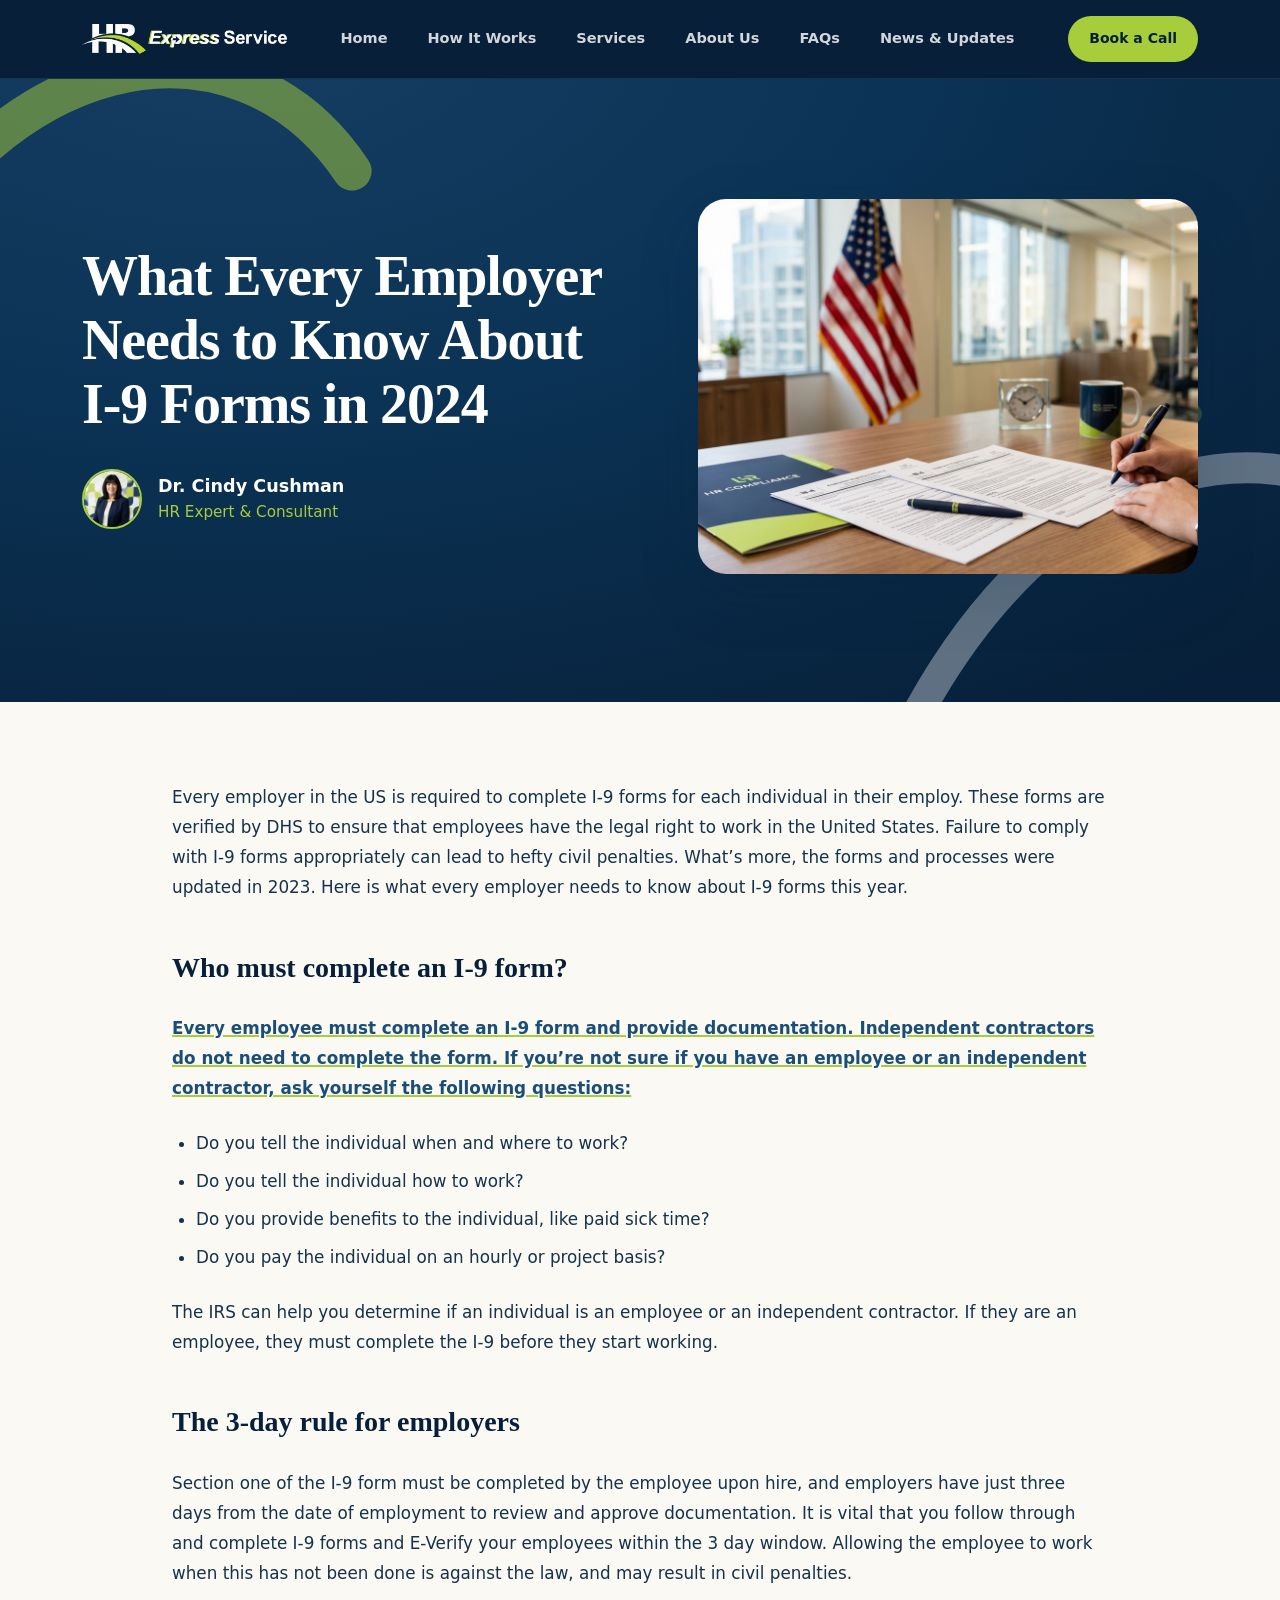
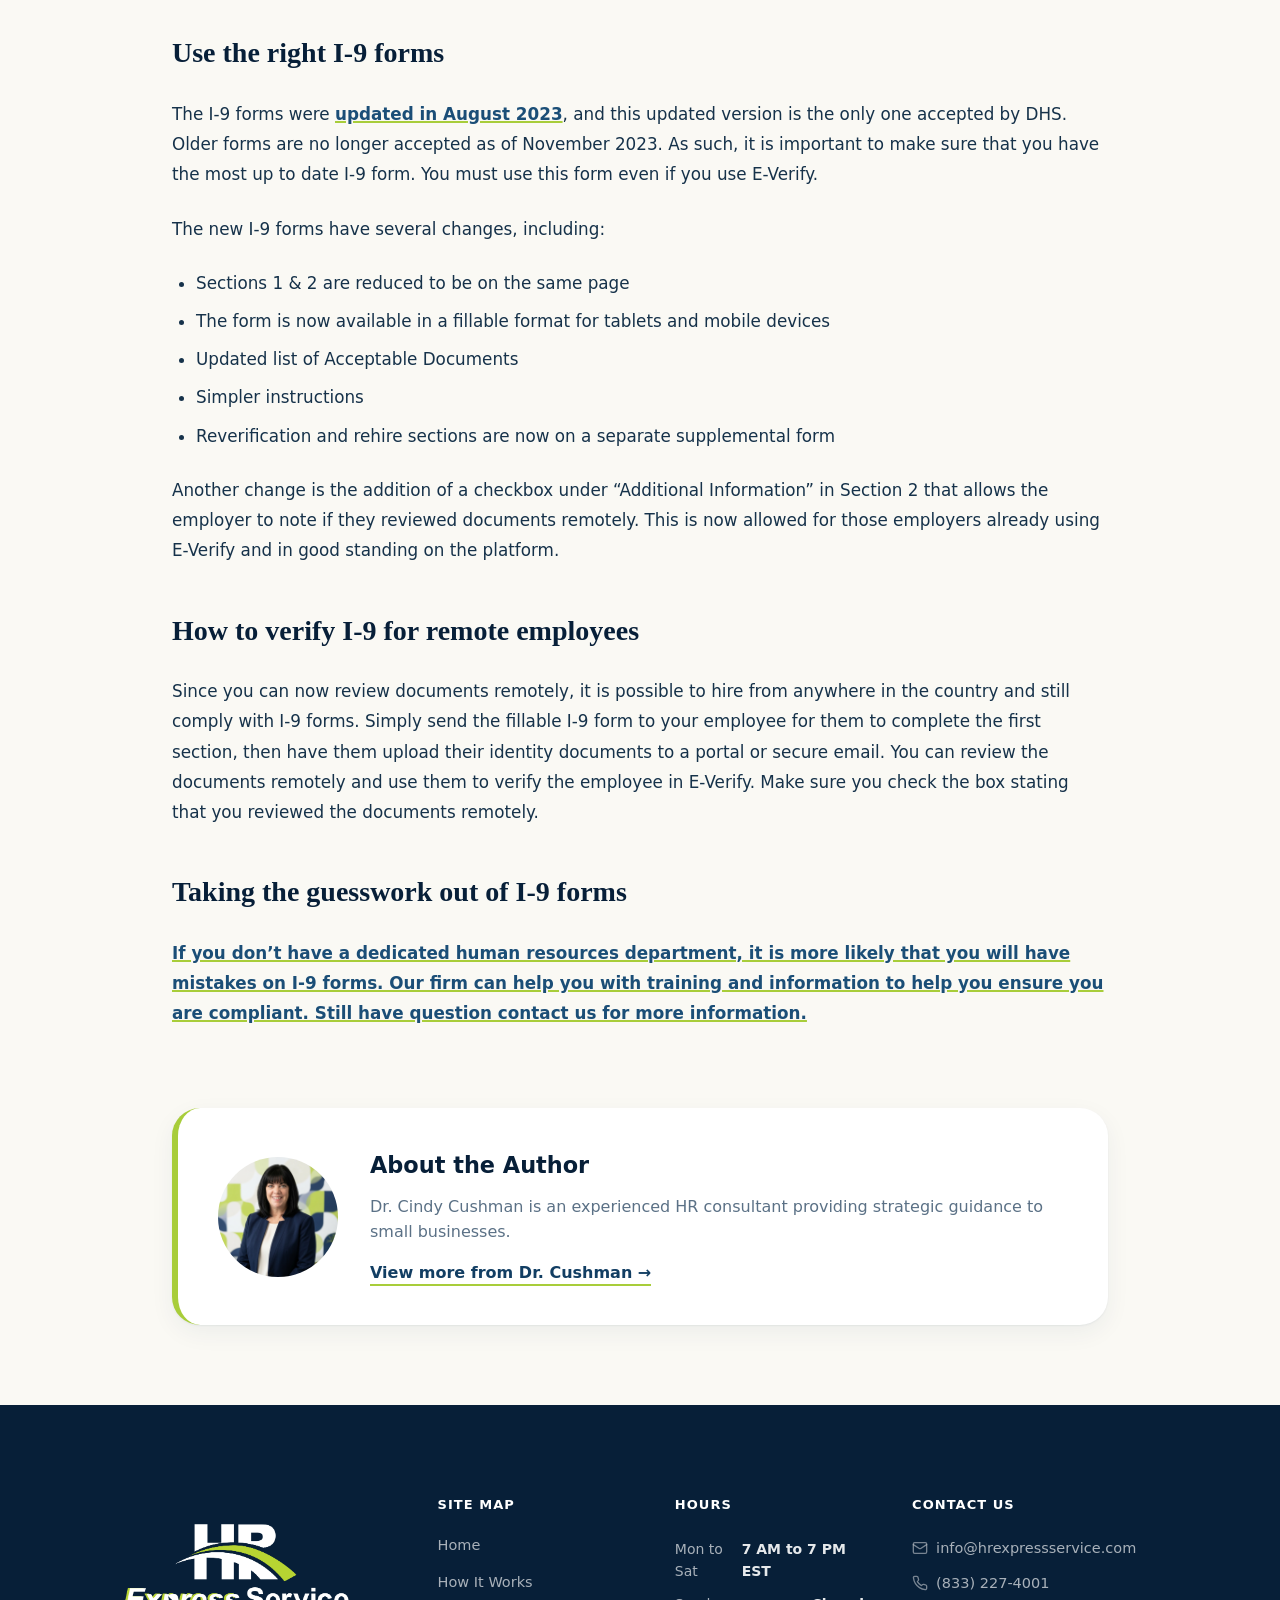
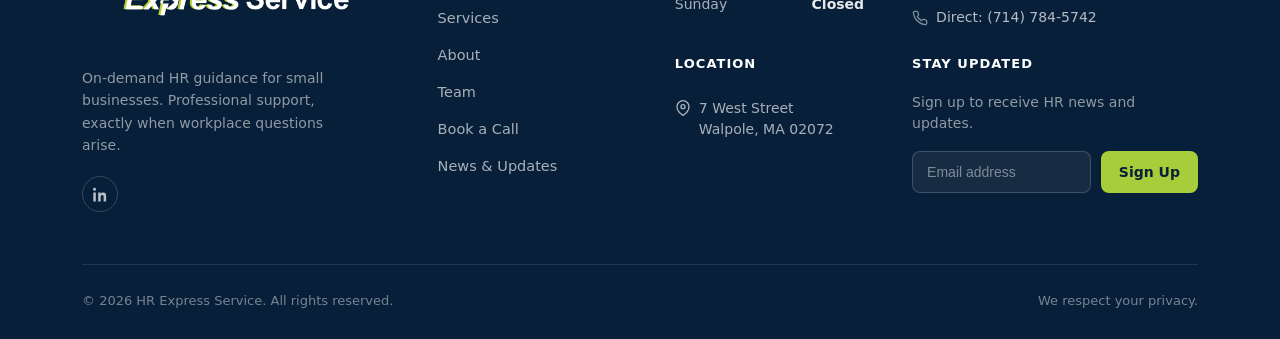
<file: article-i9-forms.html>
<!DOCTYPE html>
<html lang="en">
<head>
<meta charset="UTF-8">
<meta name="viewport" content="width=device-width, initial-scale=1.0">

  <!-- ═══ Security Headers ═══════════════════════════════════════ -->
  <!-- X-Frame-Options: prevent clickjacking via iframe embedding -->
  
  <!-- X-Content-Type-Options: prevent MIME-type sniffing -->
  <meta http-equiv="X-Content-Type-Options" content="nosniff">

  <!-- Referrer-Policy: don't leak URL info to third-party domains -->
  <meta name="referrer" content="strict-origin-when-cross-origin">

  <!-- Content-Security-Policy: allow self + Google Fonts + Square payments -->
  <meta http-equiv="Content-Security-Policy"
    content="
      default-src 'self';
      script-src  'self' 'unsafe-inline'
                  https://squareup.com
                  https://*.squareup.com
                  https://js.squareup.com
                  https://sandbox.web.squarecdn.com
                  https://web.squarecdn.com;
      style-src   'self' 'unsafe-inline'
                  https://fonts.googleapis.com;
      font-src    'self'
                  https://fonts.gstatic.com
                  data:;
      img-src     'self'
                  data:
                  blob:
                  https://*.squareup.com
                  https://*.squareupsandbox.com;
      frame-src   https://squareup.com
                  https://*.squareup.com
                  https://*.squareupsandbox.com;
      connect-src 'self' https://script.google.com https://script.googleusercontent.com
                  https://squareup.com
                  https://*.squareup.com
                  https://squareupsandbox.com
                  https://*.squareupsandbox.com;
      object-src  'none';
      base-uri    'self';
      form-action 'self'
                  https://squareup.com
                  https://*.squareup.com;">
  <!-- ═══════════════════════════════════════════════════════════ -->
<title>What Every Employer Needs to Know About I-9 Forms in 2024 | HR Express</title>
<link rel="preconnect" href="https://fonts.googleapis.com">
<link rel="preconnect" href="https://fonts.gstatic.com" crossorigin>
<link href="https://fonts.googleapis.com/css2?family=Fraunces:ital,opsz,wght@0,9..144,400;0,9..144,500;0,9..144,600;0,9..144,700;1,9..144,500;1,9..144,600&family=Inter:wght@400;500;600;700;800&display=swap" rel="stylesheet">
<link rel="stylesheet" href="style.css?v=2">

    <style>
      .hero-split { display: flex; align-items: center; justify-content: space-between; gap: 40px; flex-wrap: wrap; position: relative; z-index: 2; margin: 0 auto; }
      .hero-split .hero-text { flex: 1; min-width: 320px; text-align: left; }
      .hero-split .hero-image { flex: 1; min-width: 320px; max-width: 500px; display: flex; justify-content: flex-end; }
      .article-content h3 { color: var(--navy-950); margin-top: 40px; margin-bottom: 20px; font-size: 1.75rem; font-weight: 700; }
      .article-content h4 { color: var(--navy-800); margin-top: 32px; margin-bottom: 16px; font-size: 1.3rem; font-weight: 600; }
      .article-content p { margin-bottom: 24px; }
      .article-content ul { list-style-type: disc; margin-left: 24px; margin-bottom: 24px; }
      .article-content li { margin-bottom: 8px; }
      .article-content a { color: var(--navy-700); font-weight: 600; text-decoration: underline; text-decoration-color: var(--lime-500); text-decoration-thickness: 2px; }
      .article-content a:hover { color: var(--navy-950); }
      .article-content blockquote { border-left: 4px solid var(--lime-500); padding-left: 24px; font-style: italic; color: var(--navy-700); margin: 32px 0; font-size: 1.1rem; }
    </style>
    
  <link rel="icon" type="image/png" href="assets/favicon.png">
</head>
<body>
<header class="site-nav">
  <div class="nav-inner">
    <button class="nav-toggle" id="navToggle" aria-label="Toggle menu" aria-expanded="false">
        <svg width="24" height="24" viewBox="0 0 24 24" fill="none" stroke="currentColor" stroke-width="2" stroke-linecap="round"><line x1="3" y1="6" x2="21" y2="6"/><line x1="3" y1="12" x2="21" y2="12"/><line x1="3" y1="18" x2="21" y2="18"/></svg>
      </button>
      <a href="index.html" class="logo">
      <picture>
        <source media="(max-width: 900px)" srcset="assets/logos/header_logo.png">
        <img src="assets/logos/desktop_logo.webp" alt="HR Express Service">
      </picture>
    </a>
    <nav class="nav-links" id="navLinks">
      <a href="index.html" class="active">Home</a>
      <a href="how-it-works.html">How It Works</a>
      <a href="services.html">Services</a>
      <a href="about.html">About Us</a>
      <a href="faq.html">FAQs</a>
      <a href="news-and-updates.html">News & Updates</a>
    </nav>
    <div class="nav-cta">
      <a href="book-a-call.html" class="btn btn-primary btn-sm"><span class="btn-label">Book a Call</span></a>
    </div>
  </div>
</header>
<main>
<section class="hero" id="top">
  <div class="hero-bg" aria-hidden="true">
      <svg class="arc-a" viewBox="0 0 200 200" fill="none"><path d="M10 150 C 60 40, 150 30, 190 90" stroke="#A8CD3A" stroke-width="14" stroke-linecap="round"/></svg>
      <svg class="arc-b" viewBox="0 0 200 200" fill="none"><path d="M10 150 C 60 40, 150 30, 190 90" stroke="#FFFFFF" stroke-width="10" stroke-linecap="round"/></svg>
      <svg class="arc-c" viewBox="0 0 200 200" fill="none"><path d="M10 150 C 60 40, 150 30, 190 90" stroke="#A8CD3A" stroke-width="18" stroke-linecap="round"/></svg>
    </div>
  <div class="wrap hero-split">
    <div class="hero-text">
      <h1 style="font-size: 3.5rem; line-height: 1.15; margin-bottom: 24px; text-align: left;">What Every Employer Needs to Know About I-9 Forms in 2024</h1>
      <div style="display: flex; align-items: center; gap: 16px; margin-top: 32px;">
        <img src="assets/articles/cindy-cushman.jpg" style="width: 60px; height: 60px; border-radius: 50%; object-fit: cover; border: 2px solid var(--lime-500);">
        <div style="text-align: left;">
          <div style="font-weight: 600; color: var(--white); font-size: 1.1rem;">Dr. Cindy Cushman</div>
          <div style="font-size: 0.95rem; color: var(--lime-500);">HR Expert & Consultant</div>
        </div>
      </div>
    </div>
    <div class="hero-image">
      <img src="assets/articles/i9-forms-cover.jpg" alt="What Every Employer Needs to Know About I-9 Forms in 2024" style="border-radius: var(--radius-l); box-shadow: var(--shadow-2); width: 100%; height: auto; object-fit: cover; aspect-ratio: 4/3;">
    </div>
  </div>
</section>

<article class="article-layout" style="padding: 80px 0; background: var(--cream);">
  <div class="wrap" style="max-width: 1000px;">
    
    <div class="article-content" style="color: var(--ink); line-height: 1.8; font-size: 1.05rem;">
      
<p>Every employer in the US is required to complete I-9 forms for each individual in their employ. These forms are verified by DHS to ensure that employees have the legal right to work in the United States. Failure to comply with I-9 forms appropriately can lead to hefty civil penalties. What’s more, the forms and processes were updated in 2023. Here is what every employer needs to know about I-9 forms this year.</p>

<h3>Who must complete an I-9 form?</h3>
<p><a href="https://www.jobs.irs.gov/sites/default/files/wysiwyg-uploads/files/IRSDownloads/I-9EmploymentEligibilityVerification.pdf" target="_blank">Every employee must complete an I-9 form and provide documentation. Independent contractors do not need to complete the form. If you’re not sure if you have an employee or an independent contractor, ask yourself the following questions:</a></p>
<ul>
  <li>Do you tell the individual when and where to work?</li>
  <li>Do you tell the individual how to work?</li>
  <li>Do you provide benefits to the individual, like paid sick time?</li>
  <li>Do you pay the individual on an hourly or project basis?</li>
</ul>
<p>The IRS can help you determine if an individual is an employee or an independent contractor. If they are an employee, they must complete the I-9 before they start working.</p>

<h3>The 3-day rule for employers</h3>
<p>Section one of the I-9 form must be completed by the employee upon hire, and employers have just three days from the date of employment to review and approve documentation. It is vital that you follow through and complete I-9 forms and E-Verify your employees within the 3 day window. Allowing the employee to work when this has not been done is against the law, and may result in civil penalties.</p>

<h3>Use the right I-9 forms</h3>
<p>The I-9 forms were <a href="https://www.dhs.gov/news/2023/11/09/reminder-starting-nov-1-all-employers-must-use-revised-form-i-9#:~:text=Starting%20November%201%2C%202023%2C%20all,to%20verify%20employment%20eligibility%20remotely." target="_blank">updated in August 2023</a>, and this updated version is the only one accepted by DHS. Older forms are no longer accepted as of November 2023. As such, it is important to make sure that you have the most up to date I-9 form. You must use this form even if you use E-Verify.</p>

<p>The new I-9 forms have several changes, including:</p>
<ul>
  <li>Sections 1 & 2 are reduced to be on the same page</li>
  <li>The form is now available in a fillable format for tablets and mobile devices</li>
  <li>Updated list of Acceptable Documents</li>
  <li>Simpler instructions</li>
  <li>Reverification and rehire sections are now on a separate supplemental form</li>
</ul>
<p>Another change is the addition of a checkbox under “Additional Information” in Section 2 that allows the employer to note if they reviewed documents remotely. This is now allowed for those employers already using E-Verify and in good standing on the platform.</p>

<h3>How to verify I-9 for remote employees</h3>
<p>Since you can now review documents remotely, it is possible to hire from anywhere in the country and still comply with I-9 forms. Simply send the fillable I-9 form to your employee for them to complete the first section, then have them upload their identity documents to a portal or secure email. You can review the documents remotely and use them to verify the employee in E-Verify. Make sure you check the box stating that you reviewed the documents remotely.</p>

<h3>Taking the guesswork out of I-9 forms</h3>
<p><a href="services.html">If you don’t have a dedicated human resources department, it is more likely that you will have mistakes on I-9 forms. Our firm can help you with training and information to help you ensure you are compliant. Still have question contact us for more information.</a></p>

    </div>
    
    <div style="margin-top: 80px; padding: 40px; background: var(--white); border-radius: var(--radius-l); box-shadow: var(--shadow-1); display: flex; gap: 32px; align-items: center; border-left: 6px solid var(--lime-500);">
      <img src="assets/articles/cindy-cushman.jpg" style="width: 120px; height: 120px; border-radius: 50%; object-fit: cover;">
      <div>
        <h4 style="font-size: 1.4rem; color: var(--navy-950); margin-bottom: 12px; margin-top: 0;">About the Author</h4>
        <p style="font-size: 1rem; margin-bottom: 16px; color: var(--muted);">Dr. Cindy Cushman is an experienced HR consultant providing strategic guidance to small businesses.</p>
        <a href="about.html" style="color: var(--navy-800); text-decoration: none; font-weight: 700; font-size: 1rem; border-bottom: 2px solid var(--lime-500); padding-bottom: 2px;">View more from Dr. Cushman &rarr;</a>
      </div>
    </div>
  </div>
</article>
</main>
<footer id="faq">
  <div class="wrap">
    <div class="footer-top">
      <div class="footer-brand">
        <img src="assets/logos/footer_logo.png" alt="HR Express Service" style="width: 100%; height: auto; object-fit: contain;">
        <p>On-demand HR guidance for small businesses. Professional support, exactly when workplace questions arise.</p>
        <div class="footer-social">
          <a href="https://www.linkedin.com/company/hr-express-service/" target="_blank" rel="noopener noreferrer" aria-label="LinkedIn"><svg width="15" height="15" viewBox="0 0 24 24" fill="currentColor"><path d="M4.98 3.5C4.98 4.88 3.87 6 2.5 6S0 4.88 0 3.5 1.11 1 2.48 1s2.5 1.12 2.5 2.5ZM.5 8.75h4V23h-4V8.75ZM8.5 8.75h3.84v1.96h.05c.53-1 1.85-2.06 3.8-2.06 4.06 0 4.81 2.67 4.81 6.15V23h-4v-6.6c0-1.57-.03-3.6-2.2-3.6-2.2 0-2.54 1.72-2.54 3.5V23h-4V8.75Z"/></svg></a>
        </div>
      </div>
      <div class="footer-col">
        <h4>Site Map</h4>
        <ul>
          <li><a href="#top">Home</a></li>
          <li><a href="#how-it-works">How It Works</a></li>
          <li><a href="#situations">Services</a></li>
          <li><a href="#leadership">About</a></li>
          <li><a href="#team">Team</a></li>
          <li><a href="#question">Book a Call</a></li>
          <li><a href="news-and-updates.html">News & Updates</a></li>
        </ul>
      </div>
      <div class="footer-col footer-hours">
        <h4>Hours</h4>
        <div><span>Mon to Sat</span><strong>7 AM to 7 PM EST</strong></div>
        <div><span>Sunday</span><strong>Closed</strong></div>
        
        <h4 style="margin-top: 2rem;">Location</h4>
        <address style="font-size: 14px; color: rgba(255,255,255,.65); line-height: 1.5; margin: 0 0 12px 0; display: flex; align-items: flex-start; gap: 8px; font-style: normal; padding: 6px 0;">
          <svg width="16" height="16" viewBox="0 0 24 24" fill="none" stroke="currentColor" stroke-width="2" stroke-linecap="round" stroke-linejoin="round" style="flex-shrink: 0; margin-top: 2px;"><path d="M21 10c0 7-9 13-9 13s-9-6-9-13a9 9 0 0 1 18 0z"></path><circle cx="12" cy="10" r="3"></circle></svg>
          <span>
            7 West Street<br>
            Walpole, MA 02072
          </span>
        </address>
      </div>
      <div class="footer-col footer-contact-col">
        <h4>Contact Us</h4>
        <a href="mailto:info@hrexpressservice.com" class="footer-email-link" aria-label="Email HR Express Service">
          <svg width="16" height="16" viewBox="0 0 24 24" fill="none" stroke="currentColor" stroke-width="2" stroke-linecap="round" stroke-linejoin="round"><rect x="2" y="4" width="20" height="16" rx="2"/><path d="m22 7-8.97 5.7a1.94 1.94 0 0 1-2.06 0L2 7"/></svg>
          info@hrexpressservice.com
        </a>
        <a href="tel:+18332274001" class="footer-email-link" aria-label="Call HR Express Service" style="margin-top: 8px;">
          <svg width="16" height="16" viewBox="0 0 24 24" fill="none" stroke="currentColor" stroke-width="2" stroke-linecap="round" stroke-linejoin="round"><path d="M22 16.92v3a2 2 0 0 1-2.18 2 19.79 19.79 0 0 1-8.63-3.07 19.5 19.5 0 0 1-6-6 19.79 19.79 0 0 1-3.07-8.67A2 2 0 0 1 4.11 2h3a2 2 0 0 1 2 1.72c.12.9.34 1.79.65 2.65a2 2 0 0 1-.45 2.11L8.09 9.91a16 16 0 0 0 6 6l1.43-1.27a2 2 0 0 1 2.11-.45c.86.31 1.75.53 2.65.65A2 2 0 0 1 22 16.92z"/></svg>
          (833) 227-4001
        </a>
        <a href="tel:+17147845742" class="footer-email-link" aria-label="Call Cindy Cushman Direct" style="margin-top: 8px; color: rgba(255,255,255,0.7); font-size: 14px;">
          <svg width="16" height="16" viewBox="0 0 24 24" fill="none" stroke="currentColor" stroke-width="2" stroke-linecap="round" stroke-linejoin="round"><path d="M22 16.92v3a2 2 0 0 1-2.18 2 19.79 19.79 0 0 1-8.63-3.07 19.5 19.5 0 0 1-6-6 19.79 19.79 0 0 1-3.07-8.67A2 2 0 0 1 4.11 2h3a2 2 0 0 1 2 1.72c.12.9.34 1.79.65 2.65a2 2 0 0 1-.45 2.11L8.09 9.91a16 16 0 0 0 6 6l1.43-1.27a2 2 0 0 1 2.11-.45c.86.31 1.75.53 2.65.65A2 2 0 0 1 22 16.92z"/></svg>
          Direct: (714) 784-5742
        </a>
        <h4 style="margin-top:1.25rem;">Stay Updated</h4>
        <p style="font-size:14px;color:rgba(255,255,255,.55);margin-bottom:8px;">Sign up to receive HR news and updates.</p>
        <form class="newsletter-form" onsubmit="event.preventDefault();">
          <input type="email" placeholder="Email address" required aria-label="Email address">
          <button type="submit">Sign Up</button>
        </form>
      </div>
    </div>
    <div class="footer-bottom">
      <span>© 2026 HR Express Service. All rights reserved.</span>
      <span>We respect your privacy.</span>
    </div>
  </div>
</footer>
<script src="main.js?v=6"></script>
</body>
</html>
</file>
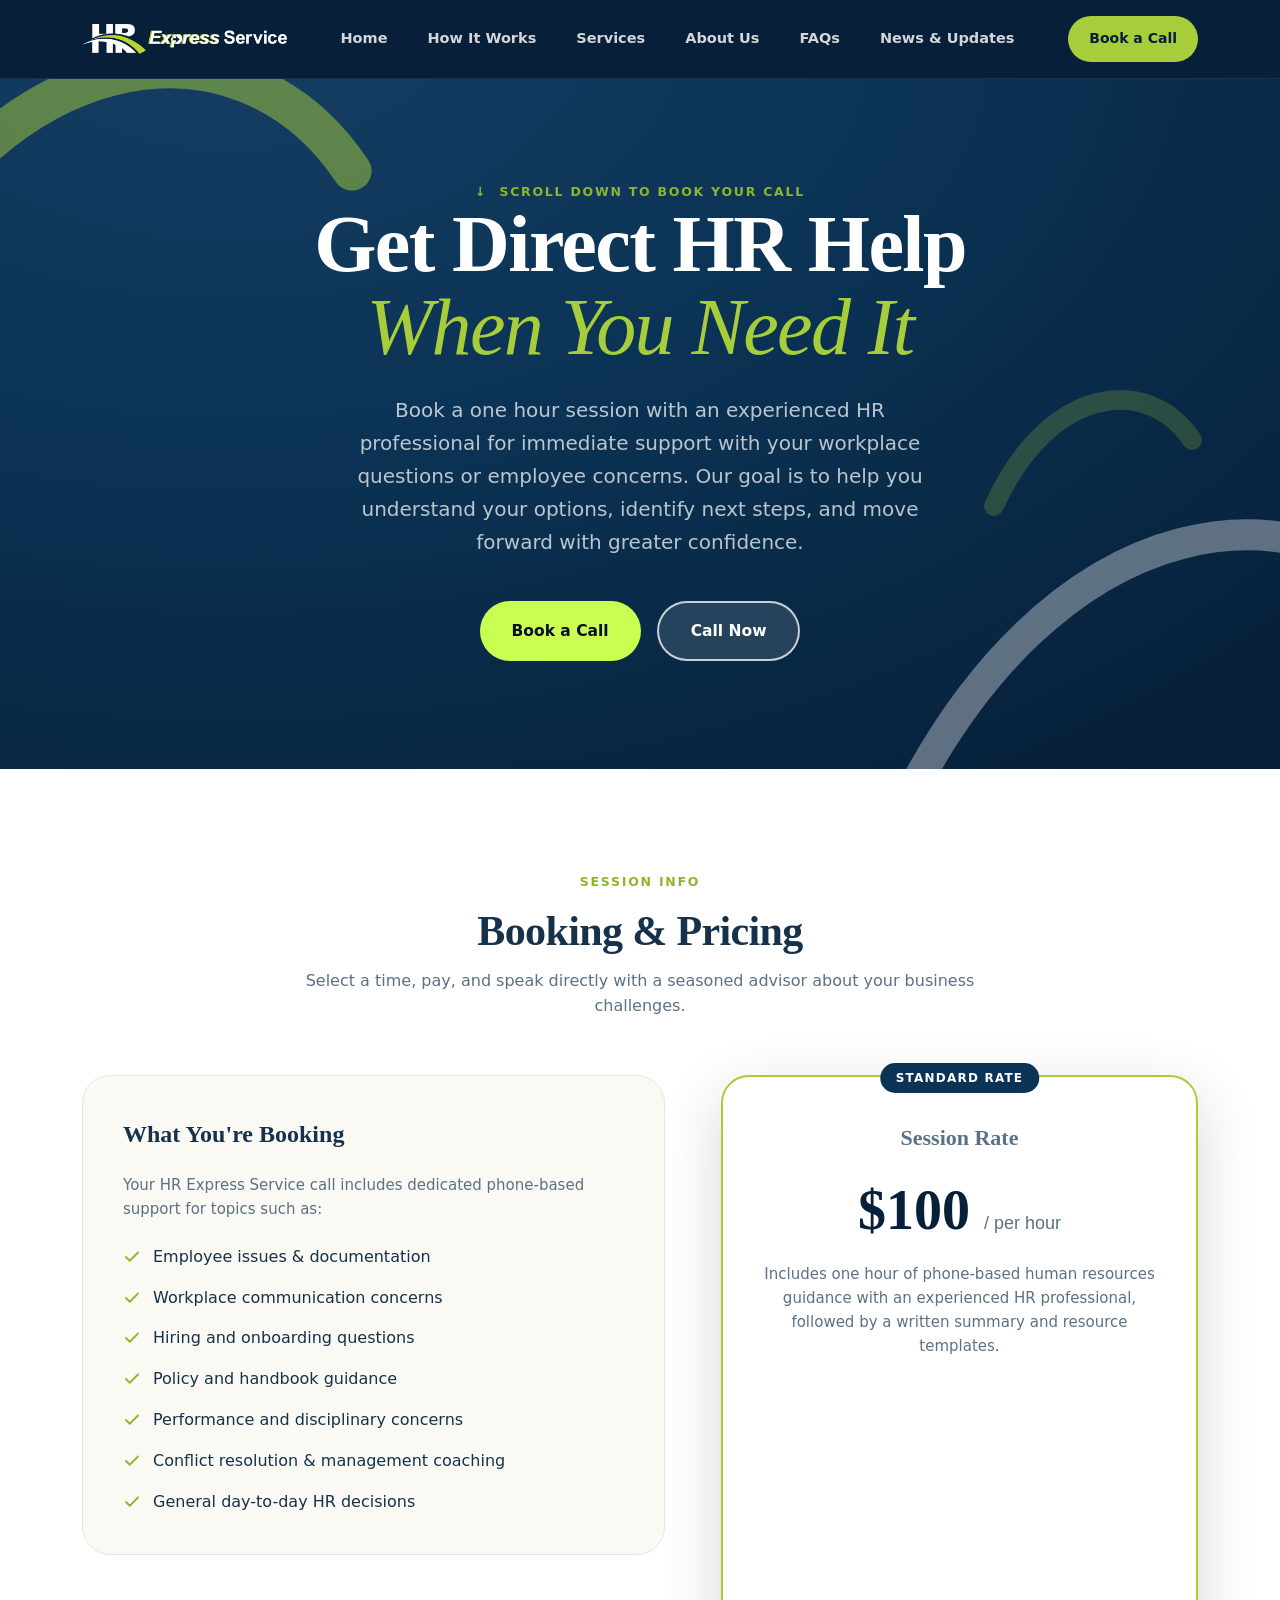
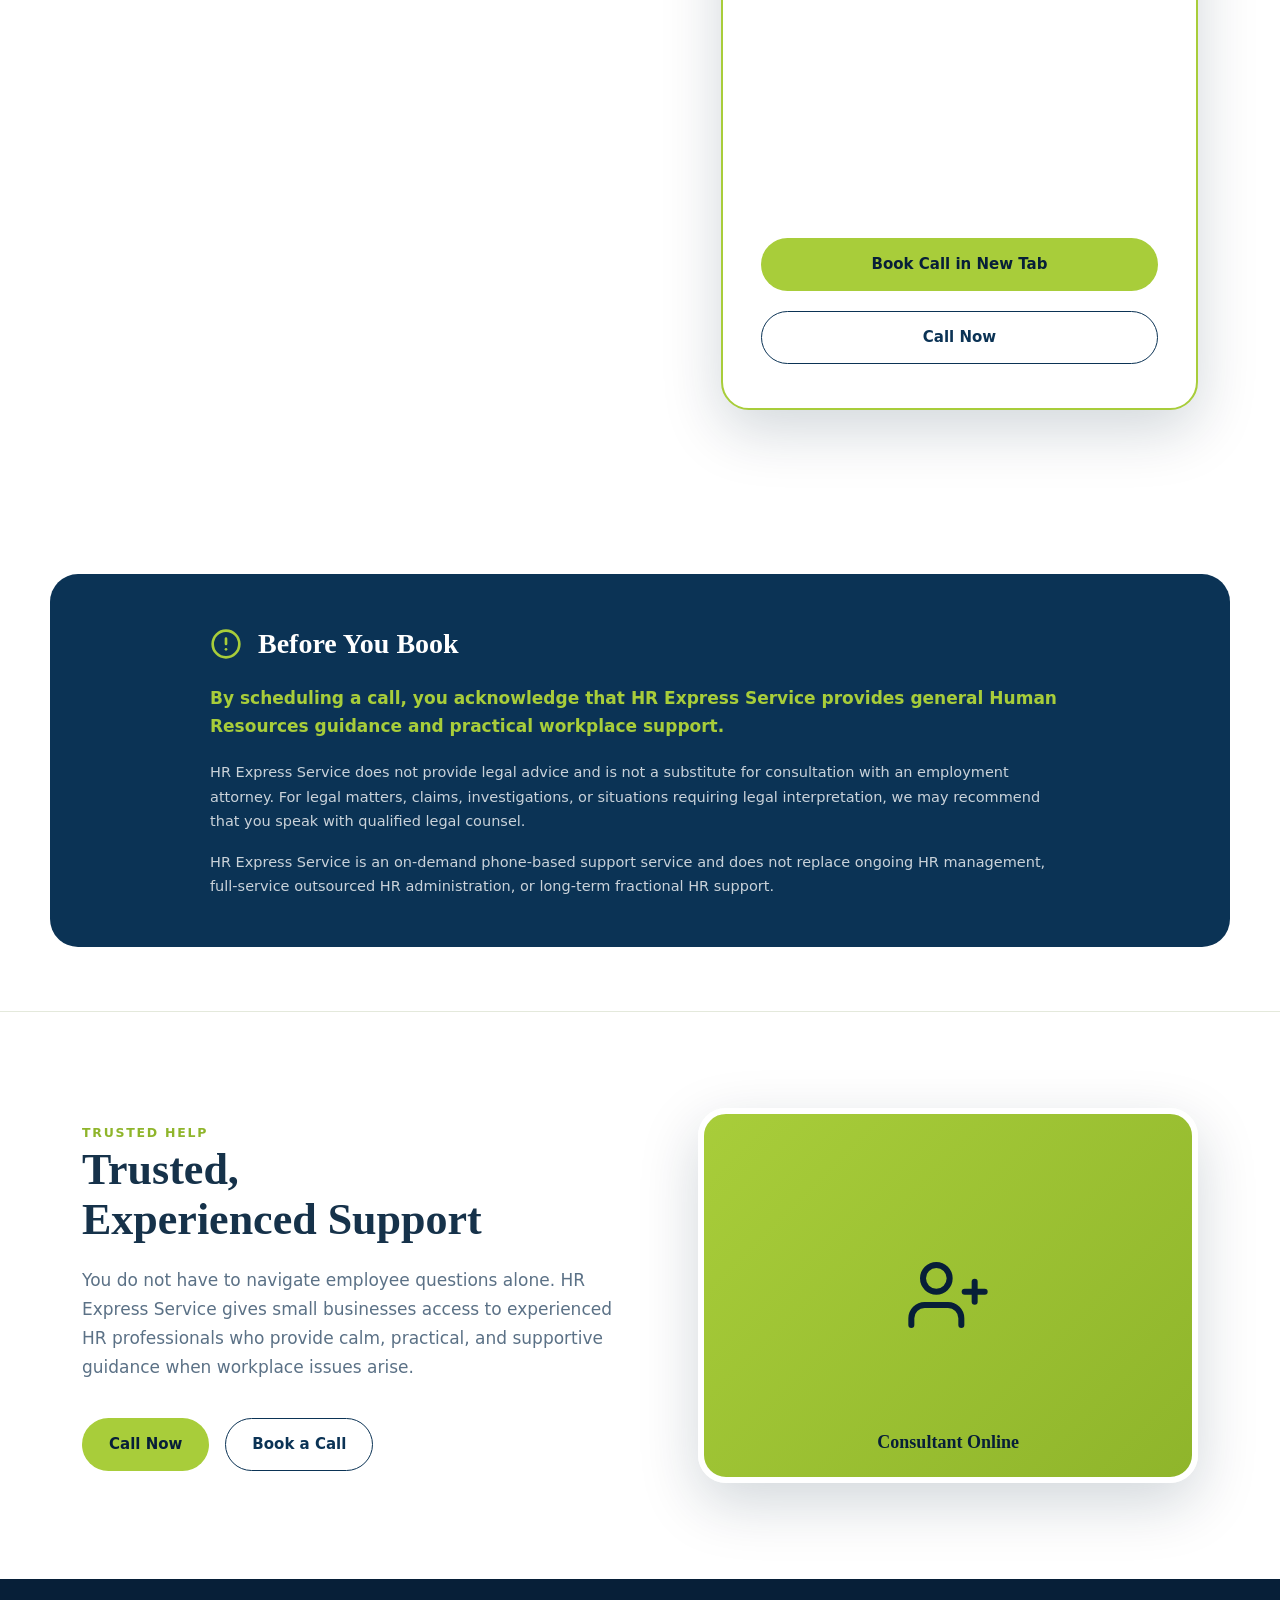
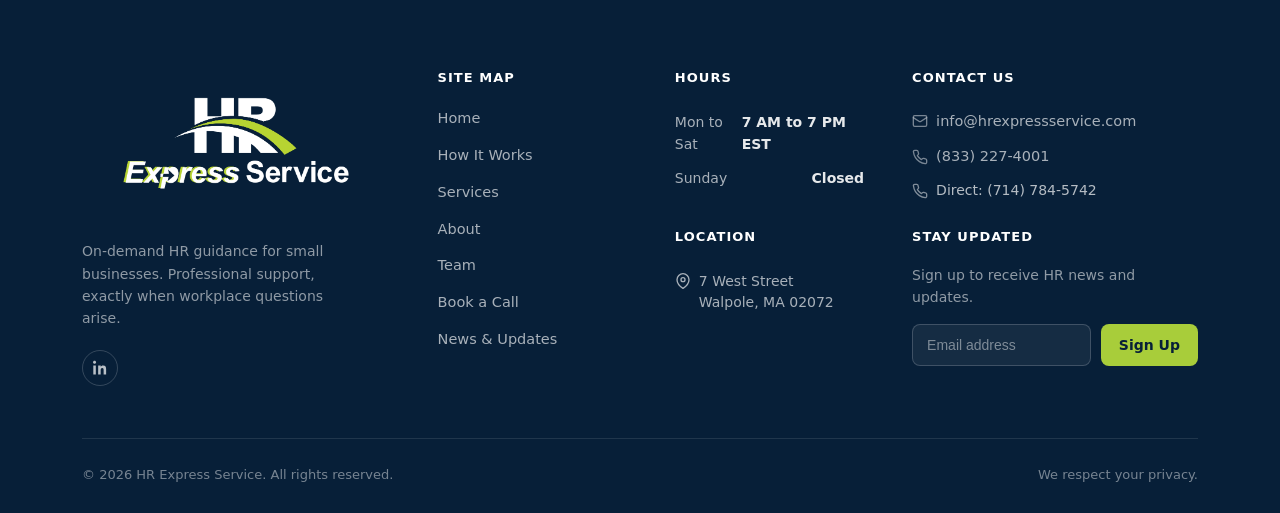
<file: book-a-call.html>
<!DOCTYPE html>
<html lang="en">
<head>
<meta charset="UTF-8">
<meta name="viewport" content="width=device-width, initial-scale=1.0">

  <!-- ═══ Security Headers ═══════════════════════════════════════ -->
  <!-- X-Frame-Options: prevent clickjacking via iframe embedding -->
  
  <!-- X-Content-Type-Options: prevent MIME-type sniffing -->
  <meta http-equiv="X-Content-Type-Options" content="nosniff">

  <!-- Referrer-Policy: don't leak URL info to third-party domains -->
  <meta name="referrer" content="strict-origin-when-cross-origin">

  <!-- Content-Security-Policy: allow self + Google Fonts + Square payments -->
  <meta http-equiv="Content-Security-Policy"
    content="
      default-src 'self';
      script-src  'self' 'unsafe-inline'
                  https://squareup.com
                  https://*.squareup.com
                  https://js.squareup.com
                  https://sandbox.web.squarecdn.com
                  https://web.squarecdn.com;
      style-src   'self' 'unsafe-inline'
                  https://fonts.googleapis.com;
      font-src    'self'
                  https://fonts.gstatic.com
                  data:;
      img-src     'self'
                  data:
                  blob:
                  https://*.squareup.com
                  https://*.squareupsandbox.com;
      frame-src   https://squareup.com
                  https://*.squareup.com
                  https://*.squareupsandbox.com;
      connect-src 'self' https://script.google.com https://script.googleusercontent.com
                  https://squareup.com
                  https://*.squareup.com
                  https://squareupsandbox.com
                  https://*.squareupsandbox.com;
      object-src  'none';
      base-uri    'self';
      form-action 'self'
                  https://squareup.com
                  https://*.squareup.com;">
  <!-- ═══════════════════════════════════════════════════════════ -->
<title>Book a Call | HR Express Service</title>
<link rel="preconnect" href="https://fonts.googleapis.com">
<link rel="preconnect" href="https://fonts.gstatic.com" crossorigin>
<link href="https://fonts.googleapis.com/css2?family=Fraunces:ital,opsz,wght@0,9..144,400;0,9..144,500;0,9..144,600;0,9..144,700;1,9..144,500;1,9..144,600&family=Inter:wght@400;500;600;700;800&display=swap" rel="stylesheet">
<link rel="stylesheet" href="style.css?v=2">
  <link rel="icon" type="image/png" href="assets/favicon.png">
</head>
<body>

<header class="site-nav">
  <div class="nav-inner">
    <button class="nav-toggle" id="navToggle" aria-label="Toggle menu" aria-expanded="false">
        <svg width="24" height="24" viewBox="0 0 24 24" fill="none" stroke="currentColor" stroke-width="2" stroke-linecap="round"><line x1="3" y1="6" x2="21" y2="6"/><line x1="3" y1="12" x2="21" y2="12"/><line x1="3" y1="18" x2="21" y2="18"/></svg>
      </button>
      <a href="index.html" class="logo">
      <picture>
        <source media="(max-width: 900px)" srcset="assets/logos/header_logo.png">
        <img src="assets/logos/desktop_logo.webp" alt="HR Express Service">
      </picture>
    </a>
    <nav class="nav-links" id="navLinks">
      <a href="index.html">Home</a>
      <a href="how-it-works.html">How It Works</a>
      <a href="services.html">Services</a>
      <a href="about.html">About Us</a>
      <a href="faq.html">FAQs</a>
      <a href="news-and-updates.html">News & Updates</a>
    </nav>
    <div class="nav-cta">
      <a href="book-a-call.html" class="btn btn-primary btn-sm"><span class="btn-label">Book a Call</span></a>
    </div>
  </div>
</header>

<main id="top" class="subpage">
  <!-- HERO -->
  <section class="hero subpage-hero">
    <div class="hero-bg" aria-hidden="true">
      <svg class="arc-a" viewBox="0 0 200 200" fill="none"><path d="M10 150 C 60 40, 150 30, 190 90" stroke="#A8CD3A" stroke-width="14" stroke-linecap="round"/></svg>
      <svg class="arc-b" viewBox="0 0 200 200" fill="none"><path d="M10 150 C 60 40, 150 30, 190 90" stroke="#FFFFFF" stroke-width="10" stroke-linecap="round"/></svg>
      <svg class="arc-c" viewBox="0 0 200 200" fill="none"><path d="M10 150 C 60 40, 150 30, 190 90" stroke="#A8CD3A" stroke-width="18" stroke-linecap="round"/></svg>
    </div>
    <div class="wrap hero-content">
      <span class="eyebrow on-dark" style="display:inline-flex;align-items:center;gap:0.5rem;">&#8595;&nbsp; Scroll down to book your call</span>
      <h1>Get Direct HR Help <em>When You Need It</em></h1>
      <p class="lede">Book a one hour session with an experienced HR professional for immediate support with your workplace questions or employee concerns. Our goal is to help you understand your options, identify next steps, and move forward with greater confidence.</p>
      <div class="cta-row">
        <a href="https://app.squareup.com/appointments/book/z30krphdnoap3r/LHFZBR4FWM4G1/start" target="_blank" rel="noopener noreferrer" class="btn btn-primary" style="background-color: #c8ff50; color: #080f23; border: none; font-weight: 700;">
          Book a Call
        </a>
        <a href="tel:+18332274001" class="btn btn-outline" style="background:rgba(255,255,255,0.12);border:2px solid rgba(255,255,255,0.75);color:#ffffff;font-weight:700;backdrop-filter:blur(4px);">
          Call Now
        </a>
      </div>

    </div>
  </section>

  <!-- BOOKING DETAILS SECTION -->
  <section class="leadership" id="booking-details">
    <div class="wrap">
      <div class="section-head" style="margin-left: auto; margin-right: auto; text-align: center; max-width: 700px;">
        <span class="eyebrow">Session Info</span>
        <h2>Booking & Pricing</h2>
        <p style="color: var(--muted); margin-top: 14px;">Select a time, pay, and speak directly with a seasoned advisor about your business challenges.</p>
      </div>
      
      <div class="booking-grid">
        <!-- What You're Booking -->
        <div class="booking-topics">
          <h3>What You're Booking</h3>
          <p style="color: var(--muted); margin-bottom: 24px; font-size: 15px; line-height: 1.6;">Your HR Express Service call includes dedicated phone-based support for topics such as:</p>
          <ul>
            <li>
              <svg width="18" height="18" viewBox="0 0 24 24" fill="none" stroke="currentColor" stroke-width="2.4" stroke-linecap="round" stroke-linejoin="round"><polyline points="20 6 9 17 4 12"/></svg>
              <span>Employee issues & documentation</span>
            </li>
            <li>
              <svg width="18" height="18" viewBox="0 0 24 24" fill="none" stroke="currentColor" stroke-width="2.4" stroke-linecap="round" stroke-linejoin="round"><polyline points="20 6 9 17 4 12"/></svg>
              <span>Workplace communication concerns</span>
            </li>
            <li>
              <svg width="18" height="18" viewBox="0 0 24 24" fill="none" stroke="currentColor" stroke-width="2.4" stroke-linecap="round" stroke-linejoin="round"><polyline points="20 6 9 17 4 12"/></svg>
              <span>Hiring and onboarding questions</span>
            </li>
            <li>
              <svg width="18" height="18" viewBox="0 0 24 24" fill="none" stroke="currentColor" stroke-width="2.4" stroke-linecap="round" stroke-linejoin="round"><polyline points="20 6 9 17 4 12"/></svg>
              <span>Policy and handbook guidance</span>
            </li>
            <li>
              <svg width="18" height="18" viewBox="0 0 24 24" fill="none" stroke="currentColor" stroke-width="2.4" stroke-linecap="round" stroke-linejoin="round"><polyline points="20 6 9 17 4 12"/></svg>
              <span>Performance and disciplinary concerns</span>
            </li>
            <li>
              <svg width="18" height="18" viewBox="0 0 24 24" fill="none" stroke="currentColor" stroke-width="2.4" stroke-linecap="round" stroke-linejoin="round"><polyline points="20 6 9 17 4 12"/></svg>
              <span>Conflict resolution & management coaching</span>
            </li>
            <li>
              <svg width="18" height="18" viewBox="0 0 24 24" fill="none" stroke="currentColor" stroke-width="2.4" stroke-linecap="round" stroke-linejoin="round"><polyline points="20 6 9 17 4 12"/></svg>
              <span>General day-to-day HR decisions</span>
            </li>
          </ul>
        </div>
        
        <!-- Rate Card -->
        <div class="rate-card">
          <div class="rate-badge">Standard Rate</div>
          <h3>Session Rate</h3>
          <div class="rate-price">$100 <span>/ per hour</span></div>
          <p class="rate-desc">Includes one hour of phone-based human resources guidance with an experienced HR professional, followed by a written summary and resource templates.</p>
          <div class="rate-actions" style="margin-top: 2rem;">
            <!-- Embedded Square Booking Widget -->
            <iframe src="https://app.squareup.com/appointments/book/z30krphdnoap3r/LHFZBR4FWM4G1/start" style="width: 100%; height: 420px; border: none; border-radius: 12px; margin-bottom: 1rem;"></iframe>
            <a href="https://app.squareup.com/appointments/book/z30krphdnoap3r/LHFZBR4FWM4G1/start" target="_blank" rel="noopener noreferrer" class="btn btn-primary" style="width: 100%;">Book Call in New Tab</a>
            <a href="tel:+18332274001" class="btn btn-outline" style="width: 100%; margin-top: 0.5rem;">Call Now</a>
          </div>
        </div>
      </div>
    </div>
  </section>

  <!-- BEFORE YOU BOOK DISCLOSURE BANNER -->
  <section class="before-you-book">
    <div class="before-you-book-content">
      <div class="before-you-book-header">
        <svg width="32" height="32" viewBox="0 0 24 24" fill="none" stroke="currentColor" stroke-width="2" stroke-linecap="round" stroke-linejoin="round"><circle cx="12" cy="12" r="10"/><path d="M12 8v4"/><path d="M12 16h.01"/></svg>
        <h2>Before You Book</h2>
      </div>
      <p class="warning-lede">By scheduling a call, you acknowledge that HR Express Service provides general Human Resources guidance and practical workplace support.</p>
      <p class="warning-text">HR Express Service does not provide legal advice and is not a substitute for consultation with an employment attorney. For legal matters, claims, investigations, or situations requiring legal interpretation, we may recommend that you speak with qualified legal counsel.</p>
      <p class="warning-text">HR Express Service is an on-demand phone-based support service and does not replace ongoing HR management, full-service outsourced HR administration, or long-term fractional HR support.</p>
    </div>
  </section>

  <!-- CTA SPLIT -->
  <section class="cta-split" style="border-top: 1px solid var(--line);">
    <div class="wrap cta-split-grid">
      <div>
        <span class="eyebrow">Trusted Help</span>
        <h2>Trusted, Experienced Support</h2>
        <p class="lede">You do not have to navigate employee questions alone. HR Express Service gives small businesses access to experienced HR professionals who provide calm, practical, and supportive guidance when workplace issues arise.</p>
        <div class="cta-row">
          <a href="tel:+18332274001" class="btn btn-primary">Call Now</a>
          <a href="https://app.squareup.com/appointments/book/z30krphdnoap3r/LHFZBR4FWM4G1/start" target="_blank" rel="noopener noreferrer" class="btn btn-outline">Book a Call</a>
        </div>
      </div>
      <div class="cta-split-photo" style="background: linear-gradient(135deg, var(--lime-500), var(--lime-600)); display: flex; align-items: center; justify-content: center; position: relative;">
        <!-- Styled fallback SVG with call/user icon since generator quota is hit -->
        <svg width="80" height="80" viewBox="0 0 24 24" fill="none" stroke="var(--navy-950)" stroke-width="1.8" stroke-linecap="round" stroke-linejoin="round" style="position: absolute; z-index: 2;"><path d="M16 21v-2a4 4 0 0 0-4-4H5a4 4 0 0 0-4 4v2"/><circle cx="8.5" cy="7" r="4"/><line x1="20" y1="8" x2="20" y2="14"/><line x1="23" y1="11" x2="17" y2="11"/></svg>
        <span style="position: absolute; bottom: 20px; font-family: 'Fraunces', serif; font-weight: 600; font-size: 18px; color: var(--navy-950);">Consultant Online</span>
      </div>
    </div>
  </section>
</main>

<footer id="faq">
  <div class="wrap">
    <div class="footer-top">
      <div class="footer-brand">
        <img src="assets/logos/footer_logo.png" alt="HR Express Service" style="width: 100%; height: auto; object-fit: contain;">
        <p>On-demand HR guidance for small businesses. Professional support, exactly when workplace questions arise.</p>
        <div class="footer-social">
          <a href="https://www.linkedin.com/company/hr-express-service/" target="_blank" rel="noopener noreferrer" aria-label="LinkedIn"><svg width="15" height="15" viewBox="0 0 24 24" fill="currentColor"><path d="M4.98 3.5C4.98 4.88 3.87 6 2.5 6S0 4.88 0 3.5 1.11 1 2.48 1s2.5 1.12 2.5 2.5ZM.5 8.75h4V23h-4V8.75ZM8.5 8.75h3.84v1.96h.05c.53-1 1.85-2.06 3.8-2.06 4.06 0 4.81 2.67 4.81 6.15V23h-4v-6.6c0-1.57-.03-3.6-2.2-3.6-2.2 0-2.54 1.72-2.54 3.5V23h-4V8.75Z"/></svg></a>
        </div>
      </div>
      <div class="footer-col">
        <h4>Site Map</h4>
        <ul>
          <li><a href="#top">Home</a></li>
          <li><a href="#how-it-works">How It Works</a></li>
          <li><a href="#situations">Services</a></li>
          <li><a href="#leadership">About</a></li>
          <li><a href="#team">Team</a></li>
          <li><a href="#question">Book a Call</a></li>
          <li><a href="news-and-updates.html">News & Updates</a></li>
        </ul>
      </div>
      <div class="footer-col footer-hours">
        <h4>Hours</h4>
        <div><span>Mon to Sat</span><strong>7 AM to 7 PM EST</strong></div>
        <div><span>Sunday</span><strong>Closed</strong></div>
        
        <h4 style="margin-top: 2rem;">Location</h4>
        <address style="font-size: 14px; color: rgba(255,255,255,.65); line-height: 1.5; margin: 0 0 12px 0; display: flex; align-items: flex-start; gap: 8px; font-style: normal; padding: 6px 0;">
          <svg width="16" height="16" viewBox="0 0 24 24" fill="none" stroke="currentColor" stroke-width="2" stroke-linecap="round" stroke-linejoin="round" style="flex-shrink: 0; margin-top: 2px;"><path d="M21 10c0 7-9 13-9 13s-9-6-9-13a9 9 0 0 1 18 0z"></path><circle cx="12" cy="10" r="3"></circle></svg>
          <span>
            7 West Street<br>
            Walpole, MA 02072
          </span>
        </address>
      </div>
      <div class="footer-col footer-contact-col">
        <h4>Contact Us</h4>
        <a href="mailto:info@hrexpressservice.com" class="footer-email-link" aria-label="Email HR Express Service">
          <svg width="16" height="16" viewBox="0 0 24 24" fill="none" stroke="currentColor" stroke-width="2" stroke-linecap="round" stroke-linejoin="round"><rect x="2" y="4" width="20" height="16" rx="2"/><path d="m22 7-8.97 5.7a1.94 1.94 0 0 1-2.06 0L2 7"/></svg>
          info@hrexpressservice.com
        </a>
        <a href="tel:+18332274001" class="footer-email-link" aria-label="Call HR Express Service" style="margin-top: 8px;">
          <svg width="16" height="16" viewBox="0 0 24 24" fill="none" stroke="currentColor" stroke-width="2" stroke-linecap="round" stroke-linejoin="round"><path d="M22 16.92v3a2 2 0 0 1-2.18 2 19.79 19.79 0 0 1-8.63-3.07 19.5 19.5 0 0 1-6-6 19.79 19.79 0 0 1-3.07-8.67A2 2 0 0 1 4.11 2h3a2 2 0 0 1 2 1.72c.12.9.34 1.79.65 2.65a2 2 0 0 1-.45 2.11L8.09 9.91a16 16 0 0 0 6 6l1.43-1.27a2 2 0 0 1 2.11-.45c.86.31 1.75.53 2.65.65A2 2 0 0 1 22 16.92z"/></svg>
          (833) 227-4001
        </a>
        <a href="tel:+17147845742" class="footer-email-link" aria-label="Call Cindy Cushman Direct" style="margin-top: 8px; color: rgba(255,255,255,0.7); font-size: 14px;">
          <svg width="16" height="16" viewBox="0 0 24 24" fill="none" stroke="currentColor" stroke-width="2" stroke-linecap="round" stroke-linejoin="round"><path d="M22 16.92v3a2 2 0 0 1-2.18 2 19.79 19.79 0 0 1-8.63-3.07 19.5 19.5 0 0 1-6-6 19.79 19.79 0 0 1-3.07-8.67A2 2 0 0 1 4.11 2h3a2 2 0 0 1 2 1.72c.12.9.34 1.79.65 2.65a2 2 0 0 1-.45 2.11L8.09 9.91a16 16 0 0 0 6 6l1.43-1.27a2 2 0 0 1 2.11-.45c.86.31 1.75.53 2.65.65A2 2 0 0 1 22 16.92z"/></svg>
          Direct: (714) 784-5742
        </a>
        <h4 style="margin-top:1.25rem;">Stay Updated</h4>
        <p style="font-size:14px;color:rgba(255,255,255,.55);margin-bottom:8px;">Sign up to receive HR news and updates.</p>
        <form class="newsletter-form" onsubmit="event.preventDefault();">
          <input type="email" placeholder="Email address" required aria-label="Email address">
          <button type="submit">Sign Up</button>
        </form>
      </div>
    </div>
    <div class="footer-bottom">
      <span>© 2026 HR Express Service. All rights reserved.</span>
      <span>We respect your privacy.</span>
    </div>
  </div>
</footer>

<script src="main.js"></script>
<script>

  // ===== TEAM CAROUSEL: auto-scrolling, draggable, seamless loop =====
  (function () {
    const track = document.getElementById('teamTrack');
    if (!track) return;
    const prevBtn = document.getElementById('teamPrev');
    const nextBtn = document.getElementById('teamNext');
    const cards = Array.from(track.children);
    const half = cards.length / 2;

    let setWidth = 0;
    function measure() {
      const gap = parseFloat(getComputedStyle(track).gap) || 0;
      setWidth = 0;
      for (let i = 0; i < half; i++) setWidth += cards[i].getBoundingClientRect().width + gap;
    }
    measure();
    window.addEventListener('resize', measure);

    let x = 0;
    let dragging = false;
    let hovering = false;
    let startClientX = 0;
    let startX = 0;
    let resumeTimer = null;
    const speed = 34; // px per second
    let lastTime = null;

    function wrap() {
      if (setWidth <= 0) return;
      while (x <= -setWidth) x += setWidth;
      while (x > 0) x -= setWidth;
    }

    function frame(time) {
      if (lastTime === null) lastTime = time;
      const dt = (time - lastTime) / 1000;
      lastTime = time;
      if (!dragging && !hovering) {
        x -= speed * dt;
        wrap();
      }
      track.style.transform = `translate3d(${x}px,0,0)`;
      requestAnimationFrame(frame);
    }
    requestAnimationFrame(frame);

    track.addEventListener('mouseenter', () => { hovering = true; });
    track.addEventListener('mouseleave', () => { hovering = false; });

    function onPointerDown(e) {
      dragging = true;
      track.classList.add('dragging');
      startClientX = e.clientX;
      startX = x;
      track.setPointerCapture(e.pointerId);
    }
    function onPointerMove(e) {
      if (!dragging) return;
      x = startX + (e.clientX - startClientX);
    }
    function onPointerUp() {
      if (!dragging) return;
      dragging = false;
      track.classList.remove('dragging');
      wrap();
    }
    track.addEventListener('pointerdown', onPointerDown);
    track.addEventListener('pointermove', onPointerMove);
    track.addEventListener('pointerup', onPointerUp);
    track.addEventListener('pointercancel', onPointerUp);

    function nudge(delta) {
      x += delta;
      wrap();
      hovering = true;
      clearTimeout(resumeTimer);
      resumeTimer = setTimeout(() => { hovering = false; }, 1400);
    }
    if (prevBtn) prevBtn.addEventListener('click', () => nudge(360));
    if (nextBtn) nextBtn.addEventListener('click', () => nudge(-360));
  })();
</script>

</body>
</html>
</file>
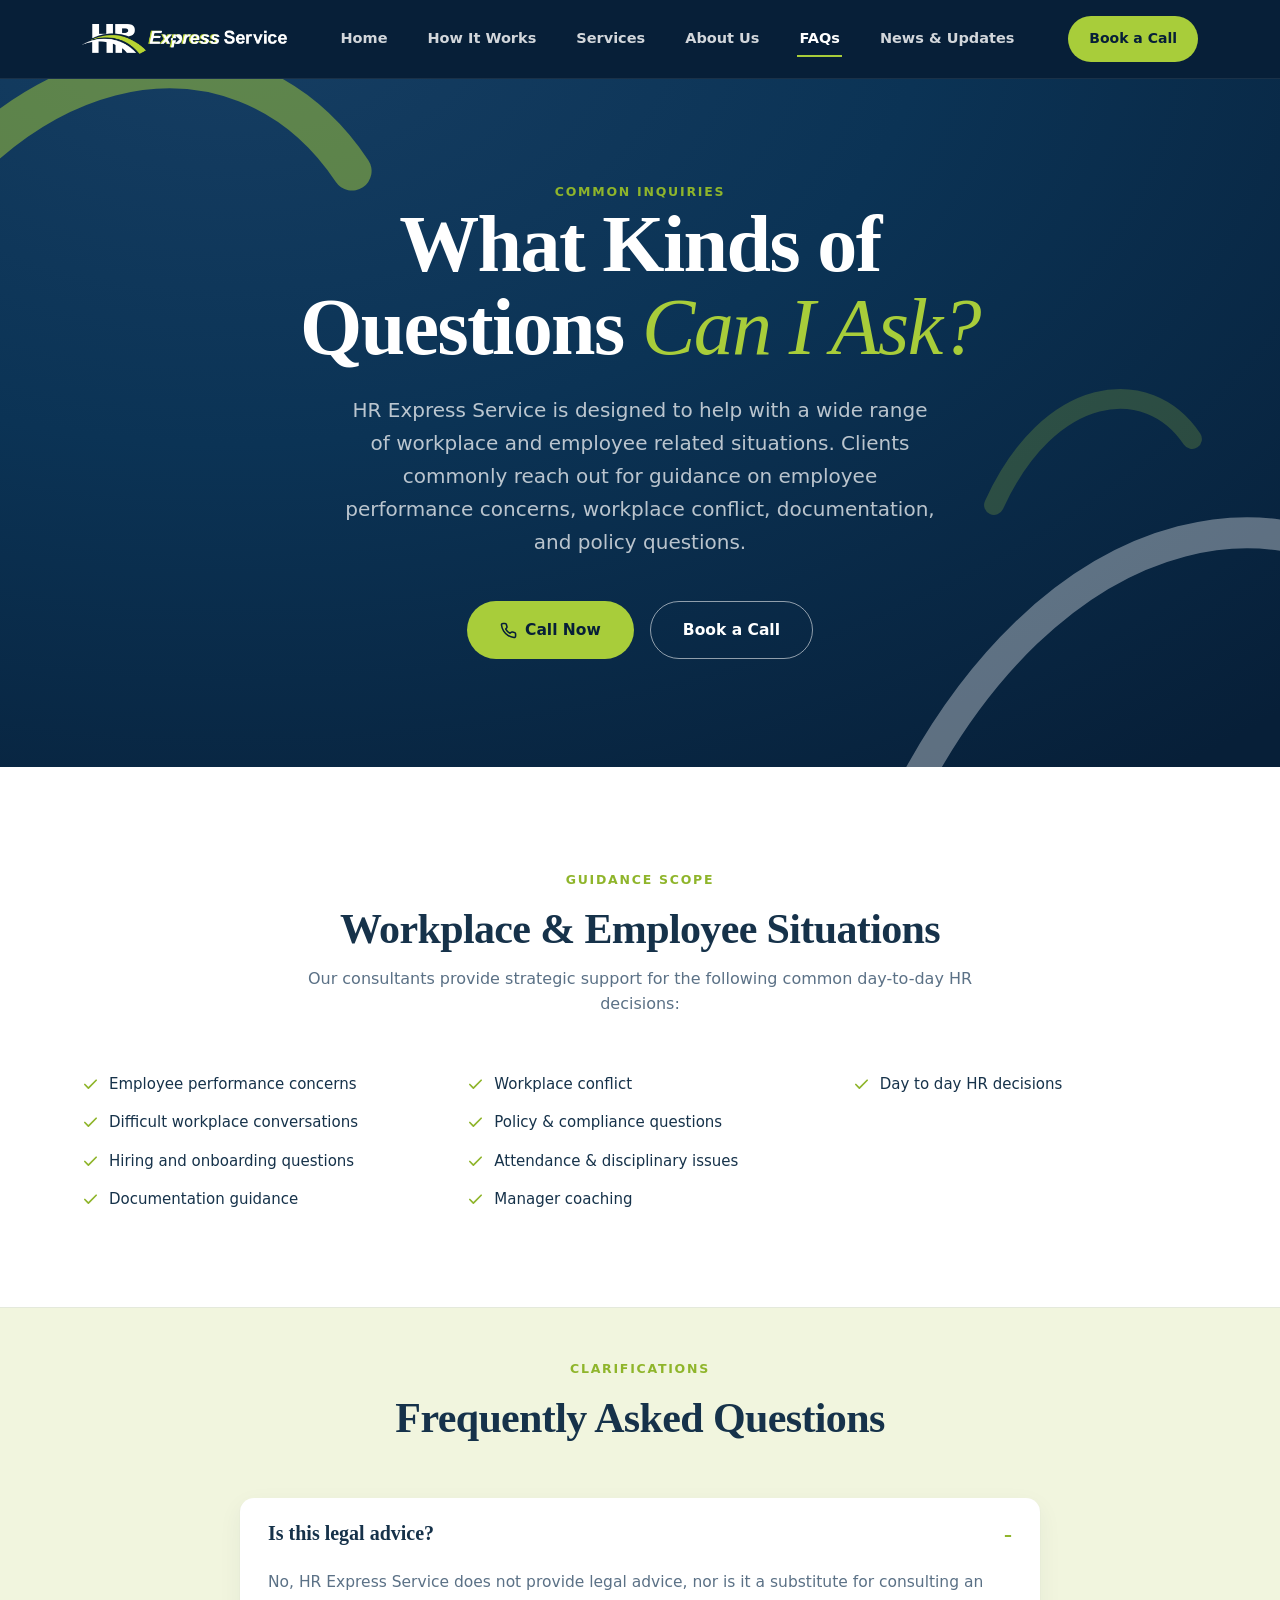
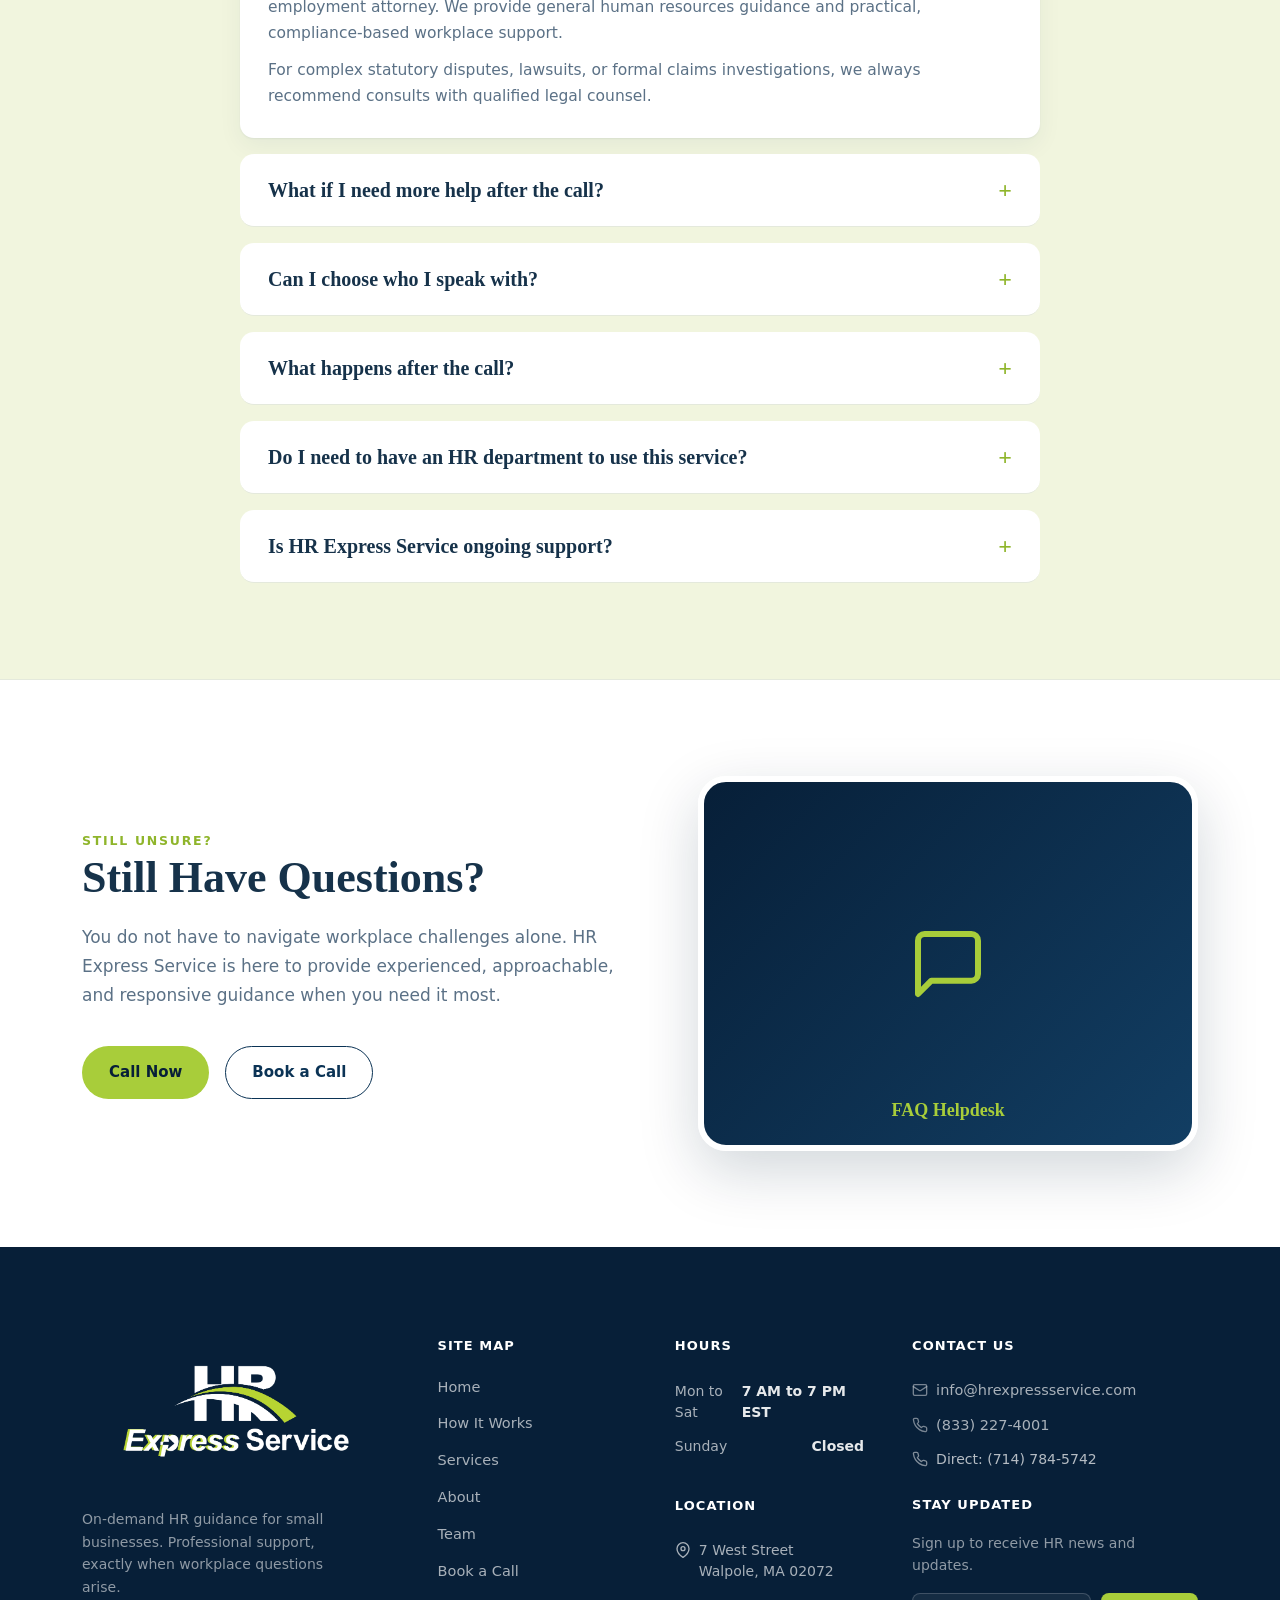
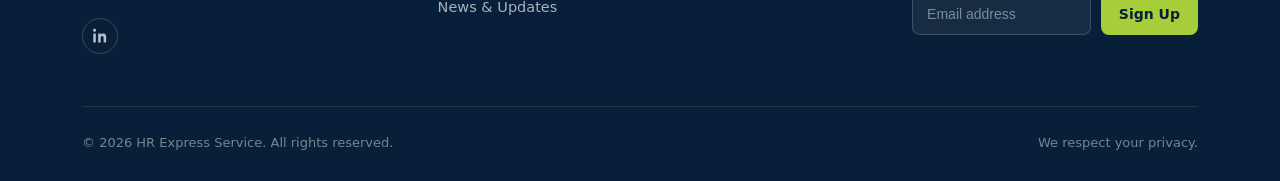
<file: faq.html>
<!DOCTYPE html>
<html lang="en">
<head>
<meta charset="UTF-8">
<meta name="viewport" content="width=device-width, initial-scale=1.0">

  <!-- ═══ Security Headers ═══════════════════════════════════════ -->
  <!-- X-Frame-Options: prevent clickjacking via iframe embedding -->
  
  <!-- X-Content-Type-Options: prevent MIME-type sniffing -->
  <meta http-equiv="X-Content-Type-Options" content="nosniff">

  <!-- Referrer-Policy: don't leak URL info to third-party domains -->
  <meta name="referrer" content="strict-origin-when-cross-origin">

  <!-- Content-Security-Policy: allow self + Google Fonts + Square payments -->
  <meta http-equiv="Content-Security-Policy"
    content="
      default-src 'self';
      script-src  'self' 'unsafe-inline'
                  https://squareup.com
                  https://*.squareup.com
                  https://js.squareup.com
                  https://sandbox.web.squarecdn.com
                  https://web.squarecdn.com;
      style-src   'self' 'unsafe-inline'
                  https://fonts.googleapis.com;
      font-src    'self'
                  https://fonts.gstatic.com
                  data:;
      img-src     'self'
                  data:
                  blob:
                  https://*.squareup.com
                  https://*.squareupsandbox.com;
      frame-src   https://squareup.com
                  https://*.squareup.com
                  https://*.squareupsandbox.com;
      connect-src 'self' https://script.google.com https://script.googleusercontent.com
                  https://squareup.com
                  https://*.squareup.com
                  https://squareupsandbox.com
                  https://*.squareupsandbox.com;
      object-src  'none';
      base-uri    'self';
      form-action 'self'
                  https://squareup.com
                  https://*.squareup.com;">
  <!-- ═══════════════════════════════════════════════════════════ -->
<title>FAQs | HR Express Service</title>
<link rel="preconnect" href="https://fonts.googleapis.com">
<link rel="preconnect" href="https://fonts.gstatic.com" crossorigin>
<link href="https://fonts.googleapis.com/css2?family=Fraunces:ital,opsz,wght@0,9..144,400;0,9..144,500;0,9..144,600;0,9..144,700;1,9..144,500;1,9..144,600&family=Inter:wght@400;500;600;700;800&display=swap" rel="stylesheet">
<link rel="stylesheet" href="style.css?v=2">
  <link rel="icon" type="image/png" href="assets/favicon.png">
</head>
<body>

<header class="site-nav">
  <div class="nav-inner">
    <button class="nav-toggle" id="navToggle" aria-label="Toggle menu" aria-expanded="false">
        <svg width="24" height="24" viewBox="0 0 24 24" fill="none" stroke="currentColor" stroke-width="2" stroke-linecap="round"><line x1="3" y1="6" x2="21" y2="6"/><line x1="3" y1="12" x2="21" y2="12"/><line x1="3" y1="18" x2="21" y2="18"/></svg>
      </button>
      <a href="index.html" class="logo">
      <picture>
        <source media="(max-width: 900px)" srcset="assets/logos/header_logo.png">
        <img src="assets/logos/desktop_logo.webp" alt="HR Express Service">
      </picture>
    </a>
    <nav class="nav-links" id="navLinks">
      <a href="index.html">Home</a>
      <a href="how-it-works.html">How It Works</a>
      <a href="services.html">Services</a>
      <a href="about.html">About Us</a>
      <a href="faq.html">FAQs</a>
      <a href="news-and-updates.html">News & Updates</a>
    </nav>
    <div class="nav-cta">
      <a href="book-a-call.html" class="btn btn-primary btn-sm"><span class="btn-label">Book a Call</span></a>
    </div>
  </div>
</header>

<main id="top" class="subpage">
  <!-- HERO -->
  <section class="hero subpage-hero">
    <div class="hero-bg" aria-hidden="true">
      <svg class="arc-a" viewBox="0 0 200 200" fill="none"><path d="M10 150 C 60 40, 150 30, 190 90" stroke="#A8CD3A" stroke-width="14" stroke-linecap="round"/></svg>
      <svg class="arc-b" viewBox="0 0 200 200" fill="none"><path d="M10 150 C 60 40, 150 30, 190 90" stroke="#FFFFFF" stroke-width="10" stroke-linecap="round"/></svg>
      <svg class="arc-c" viewBox="0 0 200 200" fill="none"><path d="M10 150 C 60 40, 150 30, 190 90" stroke="#A8CD3A" stroke-width="18" stroke-linecap="round"/></svg>
    </div>
    <div class="wrap hero-content">
      <span class="eyebrow on-dark">Common Inquiries</span>
      <h1>What Kinds of Questions <em>Can I Ask?</em></h1>
      <p class="lede">HR Express Service is designed to help with a wide range of workplace and employee related situations. Clients commonly reach out for guidance on employee performance concerns, workplace conflict, documentation, and policy questions.</p>
      <div class="cta-row">
        <a href="tel:+18332274001" class="btn btn-primary">
          <svg width="17" height="17" viewBox="0 0 24 24" fill="none" stroke="currentColor" stroke-width="2.2" stroke-linecap="round" stroke-linejoin="round"><path d="M22 16.92v3a2 2 0 0 1-2.18 2 19.79 19.79 0 0 1-8.63-3.07 19.5 19.5 0 0 1-6-6 19.79 19.79 0 0 1-3.07-8.67A2 2 0 0 1 4.11 2h3a2 2 0 0 1 2 1.72c.12.9.34 1.79.65 2.65a2 2 0 0 1-.45 2.11L8.09 9.91a16 16 0 0 0 6 6l1.43-1.27a2 2 0 0 1 2.11-.45c.86.31 1.75.53 2.65.65A2 2 0 0 1 22 16.92z"/></svg>
          Call Now
        </a>
        <a href="book-a-call.html" class="btn btn-outline on-dark-outline">Book a Call</a>
      </div>
    </div>
  </section>

  <!-- SITUATIONS OVERVIEW -->
  <section class="leadership" id="faq-situations" style="padding-bottom: 48px;">
    <div class="wrap">
      <div class="section-head" style="margin-left: auto; margin-right: auto; text-align: center; max-width: 700px;">
        <span class="eyebrow">Guidance Scope</span>
        <h2>Workplace & Employee Situations</h2>
        <p style="color: var(--muted); margin-top: 14px;">Our consultants provide strategic support for the following common day-to-day HR decisions:</p>
      </div>
      
      <div class="situations-grid">
        <ul>
          <li><svg width="17" height="17" viewBox="0 0 24 24" fill="none" stroke="currentColor" stroke-width="2.4" stroke-linecap="round" stroke-linejoin="round"><polyline points="20 6 9 17 4 12"/></svg>Employee performance concerns</li>
          <li><svg width="17" height="17" viewBox="0 0 24 24" fill="none" stroke="currentColor" stroke-width="2.4" stroke-linecap="round" stroke-linejoin="round"><polyline points="20 6 9 17 4 12"/></svg>Difficult workplace conversations</li>
          <li><svg width="17" height="17" viewBox="0 0 24 24" fill="none" stroke="currentColor" stroke-width="2.4" stroke-linecap="round" stroke-linejoin="round"><polyline points="20 6 9 17 4 12"/></svg>Hiring and onboarding questions</li>
          <li><svg width="17" height="17" viewBox="0 0 24 24" fill="none" stroke="currentColor" stroke-width="2.4" stroke-linecap="round" stroke-linejoin="round"><polyline points="20 6 9 17 4 12"/></svg>Documentation guidance</li>
        </ul>
        <ul>
          <li><svg width="17" height="17" viewBox="0 0 24 24" fill="none" stroke="currentColor" stroke-width="2.4" stroke-linecap="round" stroke-linejoin="round"><polyline points="20 6 9 17 4 12"/></svg>Workplace conflict</li>
          <li><svg width="17" height="17" viewBox="0 0 24 24" fill="none" stroke="currentColor" stroke-width="2.4" stroke-linecap="round" stroke-linejoin="round"><polyline points="20 6 9 17 4 12"/></svg>Policy & compliance questions</li>
          <li><svg width="17" height="17" viewBox="0 0 24 24" fill="none" stroke="currentColor" stroke-width="2.4" stroke-linecap="round" stroke-linejoin="round"><polyline points="20 6 9 17 4 12"/></svg>Attendance & disciplinary issues</li>
          <li><svg width="17" height="17" viewBox="0 0 24 24" fill="none" stroke="currentColor" stroke-width="2.4" stroke-linecap="round" stroke-linejoin="round"><polyline points="20 6 9 17 4 12"/></svg>Manager coaching</li>
        </ul>
        <ul>
          <li><svg width="17" height="17" viewBox="0 0 24 24" fill="none" stroke="currentColor" stroke-width="2.4" stroke-linecap="round" stroke-linejoin="round"><polyline points="20 6 9 17 4 12"/></svg>Day to day HR decisions</li>
        </ul>
      </div>
    </div>
  </section>

  <!-- ACCORDION FAQS -->
  <section class="process" id="faq-accordions" style="padding-top: 48px; border-top: 1px solid var(--line);">
    <div class="wrap">
      <div class="section-head" style="margin-left: auto; margin-right: auto; text-align: center;">
        <span class="eyebrow">Clarifications</span>
        <h2>Frequently Asked Questions</h2>
      </div>
      
      <div class="accordion-group" data-accordion-group style="max-width: 800px; margin: 0 auto;">
        <!-- Q1 -->
        <div class="accordion-item active">
          <button class="accordion-trigger" aria-expanded="true">
            <span>Is this legal advice?</span>
            <span class="accordion-icon">-</span>
          </button>
          <div class="accordion-content">
            <div class="accordion-inner">
              <p>No, HR Express Service does not provide legal advice, nor is it a substitute for consulting an employment attorney. We provide general human resources guidance and practical, compliance-based workplace support.</p>
              <p>For complex statutory disputes, lawsuits, or formal claims investigations, we always recommend consults with qualified legal counsel.</p>
            </div>
          </div>
        </div>
        
        <!-- Q2 -->
        <div class="accordion-item">
          <button class="accordion-trigger" aria-expanded="false">
            <span>What if I need more help after the call?</span>
            <span class="accordion-icon">+</span>
          </button>
          <div class="accordion-content">
            <div class="accordion-inner">
              <p>You can book additional one-hour sessions with our HR experts at any time. If you realize your business needs ongoing administrative or fractional HR support, we can transition you to our parent company, <strong>HR2fit</strong>, for dedicated support packages.</p>
            </div>
          </div>
        </div>
        
        <!-- Q3 -->
        <div class="accordion-item">
          <button class="accordion-trigger" aria-expanded="false">
            <span>Can I choose who I speak with?</span>
            <span class="accordion-icon">+</span>
          </button>
          <div class="accordion-content">
            <div class="accordion-inner">
              <p>Our calls are routed to the most appropriate HR professional on our team based on your specific workplace issue (e.g. compliance, payroll, or conflict resolution). All of our consultants are highly qualified and coached under Dr. Cindy Cushman's standards.</p>
            </div>
          </div>
        </div>
        
        <!-- Q4 -->
        <div class="accordion-item">
          <button class="accordion-trigger" aria-expanded="false">
            <span>What happens after the call?</span>
            <span class="accordion-icon">+</span>
          </button>
          <div class="accordion-content">
            <div class="accordion-inner">
              <p>Following your call, you will receive a follow-up email summarizing the discussion, outlining recommended action items, and providing templates or resources discussed during your consultation.</p>
            </div>
          </div>
        </div>
        
        <!-- Q5 -->
        <div class="accordion-item">
          <button class="accordion-trigger" aria-expanded="false">
            <span>Do I need to have an HR department to use this service?</span>
            <span class="accordion-icon">+</span>
          </button>
          <div class="accordion-content">
            <div class="accordion-inner">
              <p>No, in fact our service is specifically built for small business owners and managers who <strong>do not</strong> have an in-house HR department but need quick, professional answers to keep their businesses compliant and running smoothly.</p>
            </div>
          </div>
        </div>
        
        <!-- Q6 -->
        <div class="accordion-item">
          <button class="accordion-trigger" aria-expanded="false">
            <span>Is HR Express Service ongoing support?</span>
            <span class="accordion-icon">+</span>
          </button>
          <div class="accordion-content">
            <div class="accordion-inner">
              <p>No, it is an on-demand, pay-as-you-go service with no monthly retainers. If you want permanent, fractional, or outsourced HR management, we will gladly transition you to our HR2fit packages.</p>
            </div>
          </div>
        </div>
      </div>
    </div>
  </section>

  <!-- CTA SPLIT -->
  <section class="cta-split">
    <div class="wrap cta-split-grid">
      <div>
        <span class="eyebrow">Still Unsure?</span>
        <h2>Still Have Questions?</h2>
        <p class="lede">You do not have to navigate workplace challenges alone. HR Express Service is here to provide experienced, approachable, and responsive guidance when you need it most.</p>
        <div class="cta-row">
          <a href="tel:+18332274001" class="btn btn-primary">Call Now</a>
          <a href="book-a-call.html" class="btn btn-outline">Book a Call</a>
        </div>
      </div>
      <div class="cta-split-photo" style="background: linear-gradient(135deg, var(--navy-950), var(--navy-800)); display: flex; align-items: center; justify-content: center; position: relative;">
        <!-- Styled fallback SVG with questions/chat icon since generator quota is hit -->
        <svg width="80" height="80" viewBox="0 0 24 24" fill="none" stroke="var(--lime-500)" stroke-width="1.8" stroke-linecap="round" stroke-linejoin="round" style="position: absolute; z-index: 2;"><path d="M21 15a2 2 0 0 1-2 2H7l-4 4V5a2 2 0 0 1 2-2h14a2 2 0 0 1 2 2z"/></svg>
        <span style="position: absolute; bottom: 20px; font-family: 'Fraunces', serif; font-weight: 600; font-size: 18px; color: var(--lime-500);">FAQ Helpdesk</span>
      </div>
    </div>
  </section>
</main>

<footer id="faq">
  <div class="wrap">
    <div class="footer-top">
      <div class="footer-brand">
        <img src="assets/logos/footer_logo.png" alt="HR Express Service" style="width: 100%; height: auto; object-fit: contain;">
        <p>On-demand HR guidance for small businesses. Professional support, exactly when workplace questions arise.</p>
        <div class="footer-social">
          <a href="https://www.linkedin.com/company/hr-express-service/" target="_blank" rel="noopener noreferrer" aria-label="LinkedIn"><svg width="15" height="15" viewBox="0 0 24 24" fill="currentColor"><path d="M4.98 3.5C4.98 4.88 3.87 6 2.5 6S0 4.88 0 3.5 1.11 1 2.48 1s2.5 1.12 2.5 2.5ZM.5 8.75h4V23h-4V8.75ZM8.5 8.75h3.84v1.96h.05c.53-1 1.85-2.06 3.8-2.06 4.06 0 4.81 2.67 4.81 6.15V23h-4v-6.6c0-1.57-.03-3.6-2.2-3.6-2.2 0-2.54 1.72-2.54 3.5V23h-4V8.75Z"/></svg></a>
        </div>
      </div>
      <div class="footer-col">
        <h4>Site Map</h4>
        <ul>
          <li><a href="#top">Home</a></li>
          <li><a href="#how-it-works">How It Works</a></li>
          <li><a href="#situations">Services</a></li>
          <li><a href="#leadership">About</a></li>
          <li><a href="#team">Team</a></li>
          <li><a href="#question">Book a Call</a></li>
          <li><a href="news-and-updates.html">News & Updates</a></li>
        </ul>
      </div>
      <div class="footer-col footer-hours">
        <h4>Hours</h4>
        <div><span>Mon to Sat</span><strong>7 AM to 7 PM EST</strong></div>
        <div><span>Sunday</span><strong>Closed</strong></div>
        
        <h4 style="margin-top: 2rem;">Location</h4>
        <address style="font-size: 14px; color: rgba(255,255,255,.65); line-height: 1.5; margin: 0 0 12px 0; display: flex; align-items: flex-start; gap: 8px; font-style: normal; padding: 6px 0;">
          <svg width="16" height="16" viewBox="0 0 24 24" fill="none" stroke="currentColor" stroke-width="2" stroke-linecap="round" stroke-linejoin="round" style="flex-shrink: 0; margin-top: 2px;"><path d="M21 10c0 7-9 13-9 13s-9-6-9-13a9 9 0 0 1 18 0z"></path><circle cx="12" cy="10" r="3"></circle></svg>
          <span>
            7 West Street<br>
            Walpole, MA 02072
          </span>
        </address>
      </div>
      <div class="footer-col footer-contact-col">
        <h4>Contact Us</h4>
        <a href="mailto:info@hrexpressservice.com" class="footer-email-link" aria-label="Email HR Express Service">
          <svg width="16" height="16" viewBox="0 0 24 24" fill="none" stroke="currentColor" stroke-width="2" stroke-linecap="round" stroke-linejoin="round"><rect x="2" y="4" width="20" height="16" rx="2"/><path d="m22 7-8.97 5.7a1.94 1.94 0 0 1-2.06 0L2 7"/></svg>
          info@hrexpressservice.com
        </a>
        <a href="tel:+18332274001" class="footer-email-link" aria-label="Call HR Express Service" style="margin-top: 8px;">
          <svg width="16" height="16" viewBox="0 0 24 24" fill="none" stroke="currentColor" stroke-width="2" stroke-linecap="round" stroke-linejoin="round"><path d="M22 16.92v3a2 2 0 0 1-2.18 2 19.79 19.79 0 0 1-8.63-3.07 19.5 19.5 0 0 1-6-6 19.79 19.79 0 0 1-3.07-8.67A2 2 0 0 1 4.11 2h3a2 2 0 0 1 2 1.72c.12.9.34 1.79.65 2.65a2 2 0 0 1-.45 2.11L8.09 9.91a16 16 0 0 0 6 6l1.43-1.27a2 2 0 0 1 2.11-.45c.86.31 1.75.53 2.65.65A2 2 0 0 1 22 16.92z"/></svg>
          (833) 227-4001
        </a>
        <a href="tel:+17147845742" class="footer-email-link" aria-label="Call Cindy Cushman Direct" style="margin-top: 8px; color: rgba(255,255,255,0.7); font-size: 14px;">
          <svg width="16" height="16" viewBox="0 0 24 24" fill="none" stroke="currentColor" stroke-width="2" stroke-linecap="round" stroke-linejoin="round"><path d="M22 16.92v3a2 2 0 0 1-2.18 2 19.79 19.79 0 0 1-8.63-3.07 19.5 19.5 0 0 1-6-6 19.79 19.79 0 0 1-3.07-8.67A2 2 0 0 1 4.11 2h3a2 2 0 0 1 2 1.72c.12.9.34 1.79.65 2.65a2 2 0 0 1-.45 2.11L8.09 9.91a16 16 0 0 0 6 6l1.43-1.27a2 2 0 0 1 2.11-.45c.86.31 1.75.53 2.65.65A2 2 0 0 1 22 16.92z"/></svg>
          Direct: (714) 784-5742
        </a>
        <h4 style="margin-top:1.25rem;">Stay Updated</h4>
        <p style="font-size:14px;color:rgba(255,255,255,.55);margin-bottom:8px;">Sign up to receive HR news and updates.</p>
        <form class="newsletter-form" onsubmit="event.preventDefault();">
          <input type="email" placeholder="Email address" required aria-label="Email address">
          <button type="submit">Sign Up</button>
        </form>
      </div>
    </div>
    <div class="footer-bottom">
      <span>© 2026 HR Express Service. All rights reserved.</span>
      <span>We respect your privacy.</span>
    </div>
  </div>
</footer>

<script src="main.js"></script>
<script>

  // ===== TEAM CAROUSEL: auto-scrolling, draggable, seamless loop =====
  (function () {
    const track = document.getElementById('teamTrack');
    if (!track) return;
    const prevBtn = document.getElementById('teamPrev');
    const nextBtn = document.getElementById('teamNext');
    const cards = Array.from(track.children);
    const half = cards.length / 2;

    let setWidth = 0;
    function measure() {
      const gap = parseFloat(getComputedStyle(track).gap) || 0;
      setWidth = 0;
      for (let i = 0; i < half; i++) setWidth += cards[i].getBoundingClientRect().width + gap;
    }
    measure();
    window.addEventListener('resize', measure);

    let x = 0;
    let dragging = false;
    let hovering = false;
    let startClientX = 0;
    let startX = 0;
    let resumeTimer = null;
    const speed = 34; // px per second
    let lastTime = null;

    function wrap() {
      if (setWidth <= 0) return;
      while (x <= -setWidth) x += setWidth;
      while (x > 0) x -= setWidth;
    }

    function frame(time) {
      if (lastTime === null) lastTime = time;
      const dt = (time - lastTime) / 1000;
      lastTime = time;
      if (!dragging && !hovering) {
        x -= speed * dt;
        wrap();
      }
      track.style.transform = `translate3d(${x}px,0,0)`;
      requestAnimationFrame(frame);
    }
    requestAnimationFrame(frame);

    track.addEventListener('mouseenter', () => { hovering = true; });
    track.addEventListener('mouseleave', () => { hovering = false; });

    function onPointerDown(e) {
      dragging = true;
      track.classList.add('dragging');
      startClientX = e.clientX;
      startX = x;
      track.setPointerCapture(e.pointerId);
    }
    function onPointerMove(e) {
      if (!dragging) return;
      x = startX + (e.clientX - startClientX);
    }
    function onPointerUp() {
      if (!dragging) return;
      dragging = false;
      track.classList.remove('dragging');
      wrap();
    }
    track.addEventListener('pointerdown', onPointerDown);
    track.addEventListener('pointermove', onPointerMove);
    track.addEventListener('pointerup', onPointerUp);
    track.addEventListener('pointercancel', onPointerUp);

    function nudge(delta) {
      x += delta;
      wrap();
      hovering = true;
      clearTimeout(resumeTimer);
      resumeTimer = setTimeout(() => { hovering = false; }, 1400);
    }
    if (prevBtn) prevBtn.addEventListener('click', () => nudge(360));
    if (nextBtn) nextBtn.addEventListener('click', () => nudge(-360));
  })();
</script>

</body>
</html>
</file>
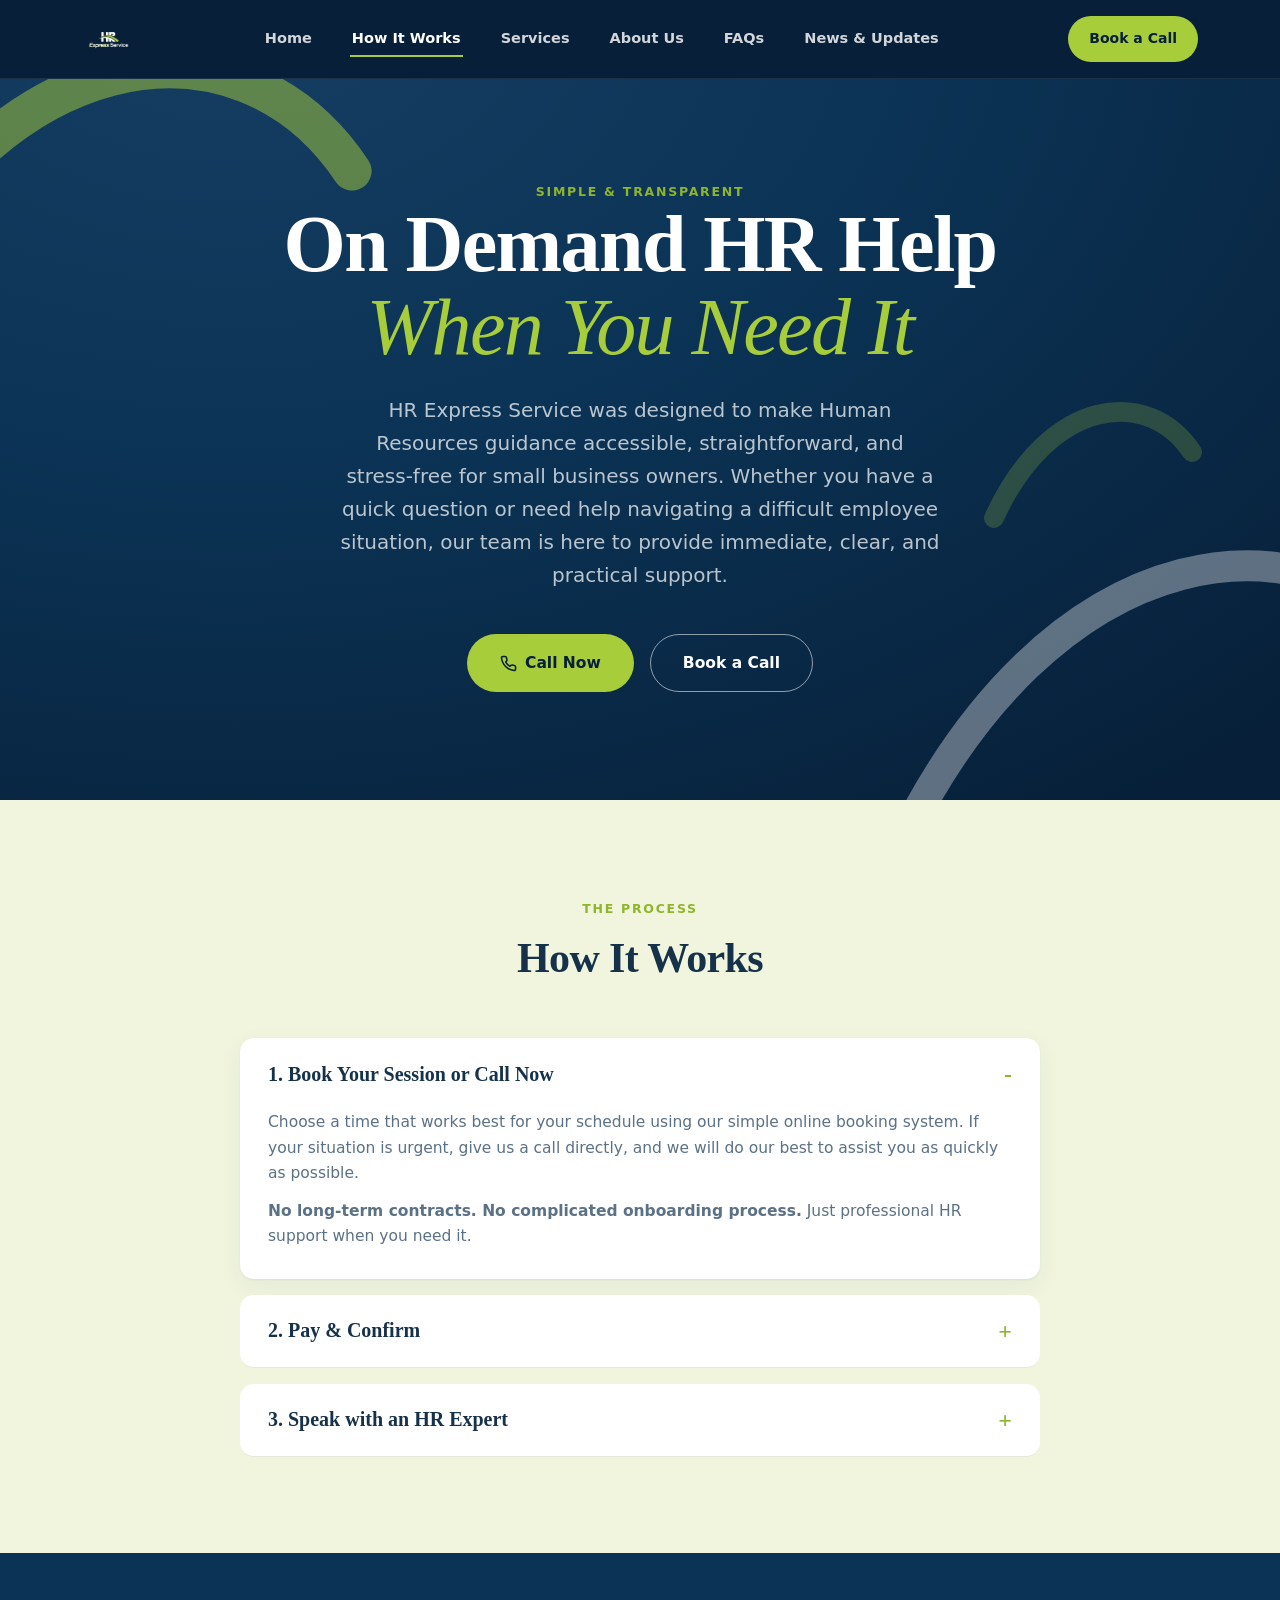
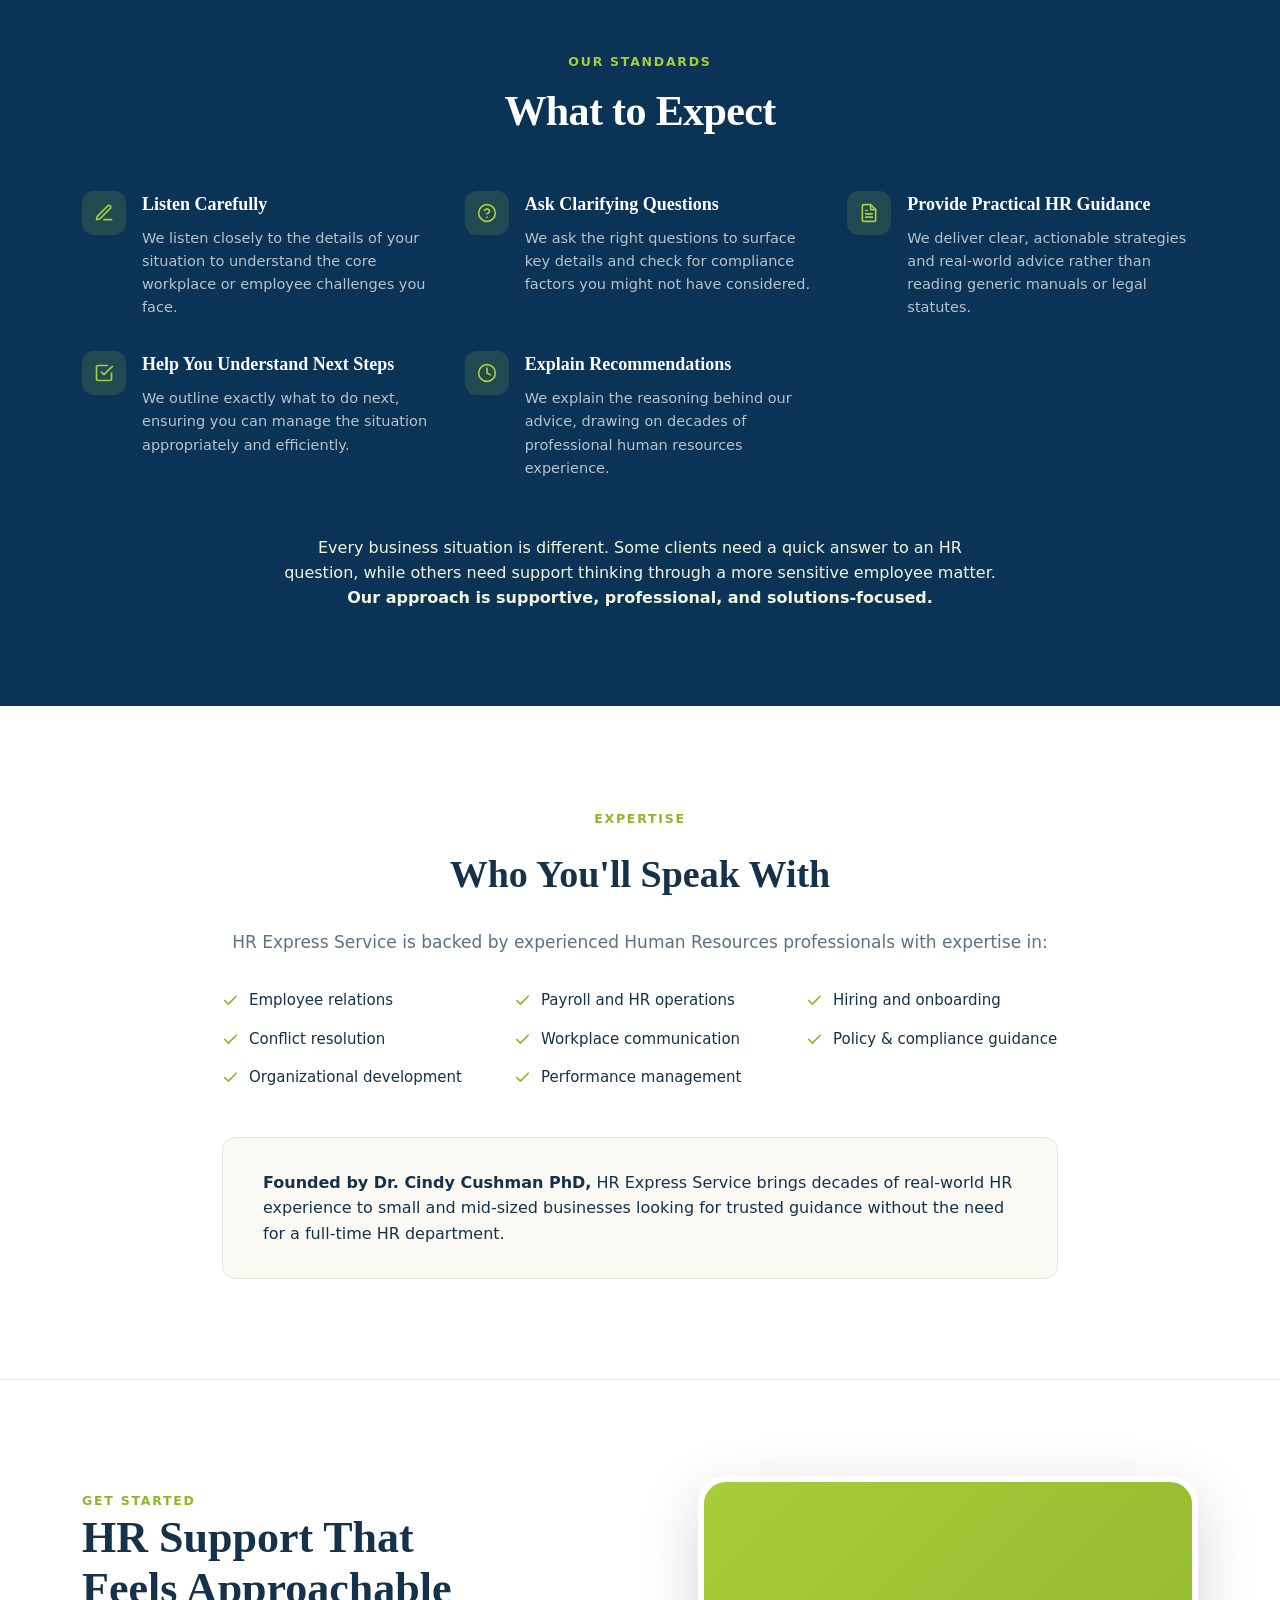
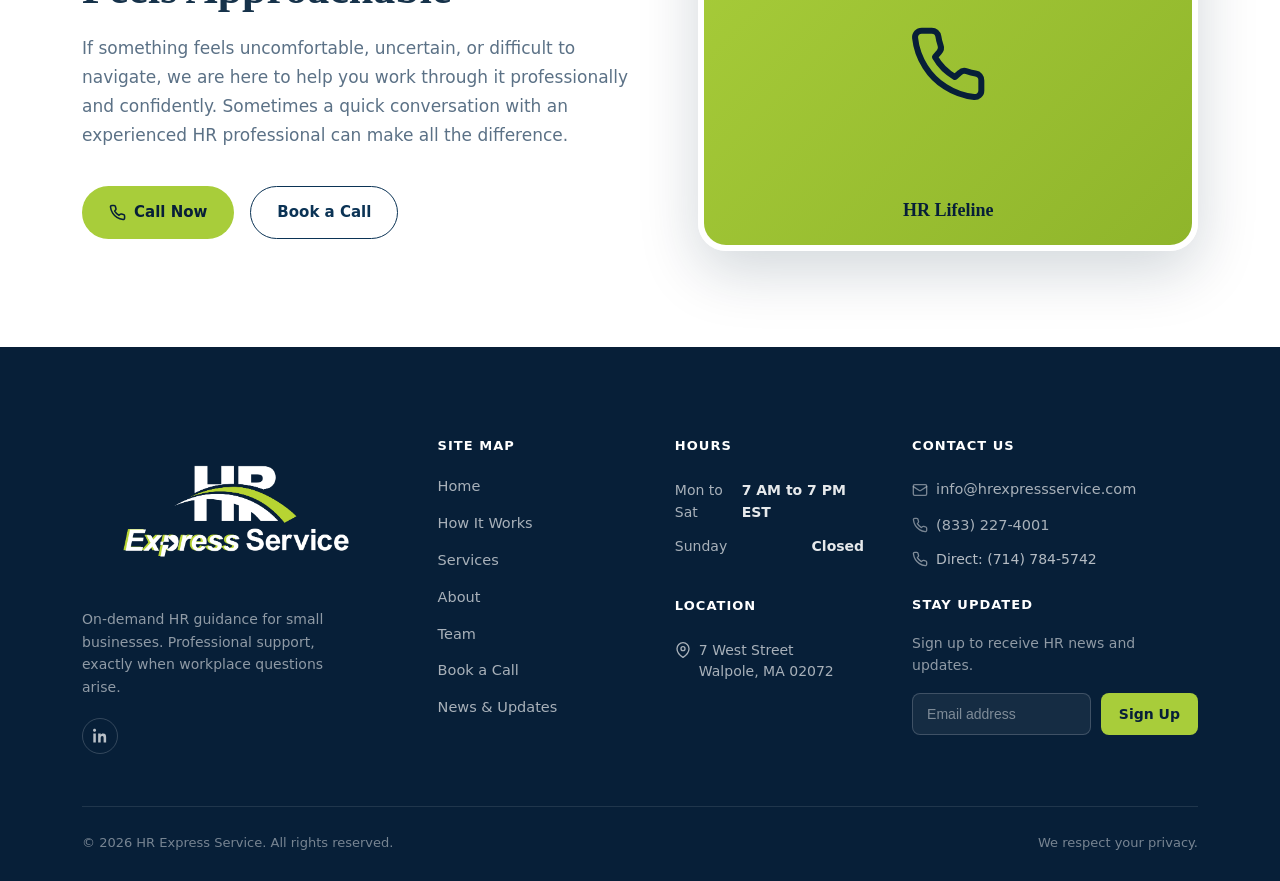
<file: how-it-works.html>
<!DOCTYPE html>
<html lang="en">
<head>
<meta charset="UTF-8">
<meta name="viewport" content="width=device-width, initial-scale=1.0">

  <!-- ═══ Security Headers ═══════════════════════════════════════ -->
  <!-- X-Frame-Options: prevent clickjacking via iframe embedding -->
  
  <!-- X-Content-Type-Options: prevent MIME-type sniffing -->
  <meta http-equiv="X-Content-Type-Options" content="nosniff">

  <!-- Referrer-Policy: don't leak URL info to third-party domains -->
  <meta name="referrer" content="strict-origin-when-cross-origin">

  <!-- Content-Security-Policy: allow self + Google Fonts + Square payments -->
  <meta http-equiv="Content-Security-Policy"
    content="
      default-src 'self';
      script-src  'self' 'unsafe-inline'
                  https://squareup.com
                  https://*.squareup.com
                  https://js.squareup.com
                  https://sandbox.web.squarecdn.com
                  https://web.squarecdn.com;
      style-src   'self' 'unsafe-inline'
                  https://fonts.googleapis.com;
      font-src    'self'
                  https://fonts.gstatic.com
                  data:;
      img-src     'self'
                  data:
                  blob:
                  https://*.squareup.com
                  https://*.squareupsandbox.com;
      frame-src   https://squareup.com
                  https://*.squareup.com
                  https://*.squareupsandbox.com;
      connect-src 'self' https://script.google.com https://script.googleusercontent.com
                  https://squareup.com
                  https://*.squareup.com
                  https://squareupsandbox.com
                  https://*.squareupsandbox.com;
      object-src  'none';
      base-uri    'self';
      form-action 'self'
                  https://squareup.com
                  https://*.squareup.com;">
  <!-- ═══════════════════════════════════════════════════════════ -->
<title>How It Works | HR Express Service</title>
<link rel="preconnect" href="https://fonts.googleapis.com">
<link rel="preconnect" href="https://fonts.gstatic.com" crossorigin>
<link href="https://fonts.googleapis.com/css2?family=Fraunces:ital,opsz,wght@0,9..144,400;0,9..144,500;0,9..144,600;0,9..144,700;1,9..144,500;1,9..144,600&family=Inter:wght@400;500;600;700;800&display=swap" rel="stylesheet">
<link rel="stylesheet" href="style.css?v=2">
  <link rel="icon" type="image/png" href="assets/favicon.png">
</head>
<body>

<header class="site-nav">
  <div class="nav-inner">
    <button class="nav-toggle" id="navToggle" aria-label="Toggle menu" aria-expanded="false">
        <svg width="24" height="24" viewBox="0 0 24 24" fill="none" stroke="currentColor" stroke-width="2" stroke-linecap="round"><line x1="3" y1="6" x2="21" y2="6"/><line x1="3" y1="12" x2="21" y2="12"/><line x1="3" y1="18" x2="21" y2="18"/></svg>
      </button>
      <a href="index.html" class="logo">
      <picture>
        <source media="(max-width: 900px)" srcset="assets/logos/header_logo.png">
        <img src="assets/logos/desktop_logo.webp" alt="HR Express Service">
      </picture>
    </a>
    <nav class="nav-links" id="navLinks">
      <a href="index.html">Home</a>
      <a href="how-it-works.html">How It Works</a>
      <a href="services.html">Services</a>
      <a href="about.html">About Us</a>
      <a href="faq.html">FAQs</a>
      <a href="news-and-updates.html">News & Updates</a>
    </nav>
    <div class="nav-cta">
      <a href="book-a-call.html" class="btn btn-primary btn-sm"><span class="btn-label">Book a Call</span></a>
    </div>
  </div>
</header>

<main id="top" class="subpage">
  <!-- HERO -->
  <section class="hero subpage-hero">
    <div class="hero-bg" aria-hidden="true">
      <svg class="arc-a" viewBox="0 0 200 200" fill="none"><path d="M10 150 C 60 40, 150 30, 190 90" stroke="#A8CD3A" stroke-width="14" stroke-linecap="round"/></svg>
      <svg class="arc-b" viewBox="0 0 200 200" fill="none"><path d="M10 150 C 60 40, 150 30, 190 90" stroke="#FFFFFF" stroke-width="10" stroke-linecap="round"/></svg>
      <svg class="arc-c" viewBox="0 0 200 200" fill="none"><path d="M10 150 C 60 40, 150 30, 190 90" stroke="#A8CD3A" stroke-width="18" stroke-linecap="round"/></svg>
    </div>
    <div class="wrap hero-content">
      <span class="eyebrow on-dark">Simple & Transparent</span>
      <h1>On Demand HR Help <em>When You Need It</em></h1>
      <p class="lede">HR Express Service was designed to make Human Resources guidance accessible, straightforward, and stress-free for small business owners. Whether you have a quick question or need help navigating a difficult employee situation, our team is here to provide immediate, clear, and practical support.</p>
      <div class="cta-row">
        <a href="tel:+18332274001" class="btn btn-primary">
          <svg width="17" height="17" viewBox="0 0 24 24" fill="none" stroke="currentColor" stroke-width="2.2" stroke-linecap="round" stroke-linejoin="round"><path d="M22 16.92v3a2 2 0 0 1-2.18 2 19.79 19.79 0 0 1-8.63-3.07 19.5 19.5 0 0 1-6-6 19.79 19.79 0 0 1-3.07-8.67A2 2 0 0 1 4.11 2h3a2 2 0 0 1 2 1.72c.12.9.34 1.79.65 2.65a2 2 0 0 1-.45 2.11L8.09 9.91a16 16 0 0 0 6 6l1.43-1.27a2 2 0 0 1 2.11-.45c.86.31 1.75.53 2.65.65A2 2 0 0 1 22 16.92z"/></svg>
          Call Now
        </a>
        <a href="book-a-call.html" class="btn btn-outline on-dark-outline">Book a Call</a>
      </div>
    </div>
  </section>

  <!-- PROCESS / ACCORDION STEPS -->
  <section class="process" id="how-it-works-steps">
    <div class="wrap">
      <div class="section-head" style="margin-left: auto; margin-right: auto; text-align: center;">
        <span class="eyebrow">The Process</span>
        <h2>How It Works</h2>
      </div>
      
      <div class="accordion-group" data-accordion-group style="max-width: 800px; margin: 0 auto;">
        <!-- Step 1 -->
        <div class="accordion-item active">
          <button class="accordion-trigger" aria-expanded="true">
            <span>1. Book Your Session or Call Now</span>
            <span class="accordion-icon">-</span>
          </button>
          <div class="accordion-content">
            <div class="accordion-inner">
              <p>Choose a time that works best for your schedule using our simple online booking system. If your situation is urgent, give us a call directly, and we will do our best to assist you as quickly as possible.</p>
              <p><strong>No long-term contracts. No complicated onboarding process.</strong> Just professional HR support when you need it.</p>
            </div>
          </div>
        </div>
        
        <!-- Step 2 -->
        <div class="accordion-item">
          <button class="accordion-trigger" aria-expanded="false">
            <span>2. Pay & Confirm</span>
            <span class="accordion-icon">+</span>
          </button>
          <div class="accordion-content">
            <div class="accordion-inner">
              <p>Securely pay for your session online. We charge a flat rate of $100 per hour, with no hidden fees, ongoing retainers, or subscription commitments.</p>
              <p>Once paid, your session is confirmed, and you will receive call-in details and an automatic calendar invite.</p>
            </div>
          </div>
        </div>
        
        <!-- Step 3 -->
        <div class="accordion-item">
          <button class="accordion-trigger" aria-expanded="false">
            <span>3. Speak with an HR Expert</span>
            <span class="accordion-icon">+</span>
          </button>
          <div class="accordion-content">
            <div class="accordion-inner">
              <p>Connect with one of our experienced HR professionals via phone. We'll listen carefully to your situation, ask clarifying questions, and provide clear, actionable guidance.</p>
              <p>After the call, you will get a summary of what was discussed, recommended action items, and any relevant templates or resources to guide you.</p>
            </div>
          </div>
        </div>
      </div>
    </div>
  </section>

  <!-- WHAT TO EXPECT -->
  <section class="benefits on-dark">
    <div class="wrap">
      <div class="section-head" style="margin-left: auto; margin-right: auto; text-align: center; margin-bottom: 56px;">
        <span class="eyebrow">Our Standards</span>
        <h2>What to Expect</h2>
      </div>
      <div class="benefits-grid" style="grid-template-columns: repeat(auto-fit, minmax(300px, 1fr)); gap: 32px;">
        <div class="benefit-item">
          <div class="benefit-icon"><svg width="20" height="20" viewBox="0 0 24 24" fill="none" stroke="currentColor" stroke-width="2" stroke-linecap="round" stroke-linejoin="round"><path d="M12 20h9"/><path d="M16.5 3.5a2.121 2.121 0 0 1 3 3L7 19l-4 1 1-4L16.5 3.5z"/></svg></div>
          <div>
            <h3>Listen Carefully</h3>
            <p>We listen closely to the details of your situation to understand the core workplace or employee challenges you face.</p>
          </div>
        </div>
        <div class="benefit-item">
          <div class="benefit-icon"><svg width="20" height="20" viewBox="0 0 24 24" fill="none" stroke="currentColor" stroke-width="2" stroke-linecap="round" stroke-linejoin="round"><circle cx="12" cy="12" r="10"/><path d="M9.09 9a3 3 0 0 1 5.83 1c0 2-3 3-3 3"/><line x1="12" y1="17" x2="12.01" y2="17"/></svg></div>
          <div>
            <h3>Ask Clarifying Questions</h3>
            <p>We ask the right questions to surface key details and check for compliance factors you might not have considered.</p>
          </div>
        </div>
        <div class="benefit-item">
          <div class="benefit-icon"><svg width="20" height="20" viewBox="0 0 24 24" fill="none" stroke="currentColor" stroke-width="2" stroke-linecap="round" stroke-linejoin="round"><path d="M14 2H6a2 2 0 0 0-2 2v16a2 2 0 0 0 2 2h12a2 2 0 0 0 2-2V8z"/><polyline points="14 2 14 8 20 8"/><line x1="16" y1="13" x2="8" y2="13"/><line x1="16" y1="17" x2="8" y2="17"/><polyline points="10 9 9 9 8 9"/></svg></div>
          <div>
            <h3>Provide Practical HR Guidance</h3>
            <p>We deliver clear, actionable strategies and real-world advice rather than reading generic manuals or legal statutes.</p>
          </div>
        </div>
        <div class="benefit-item">
          <div class="benefit-icon"><svg width="20" height="20" viewBox="0 0 24 24" fill="none" stroke="currentColor" stroke-width="2" stroke-linecap="round" stroke-linejoin="round"><polyline points="9 11 12 14 22 4"/><path d="M21 12v7a2 2 0 0 1-2 2H5a2 2 0 0 1-2-2V5a2 2 0 0 1 2-2h11"/></svg></div>
          <div>
            <h3>Help You Understand Next Steps</h3>
            <p>We outline exactly what to do next, ensuring you can manage the situation appropriately and efficiently.</p>
          </div>
        </div>
        <div class="benefit-item">
          <div class="benefit-icon"><svg width="20" height="20" viewBox="0 0 24 24" fill="none" stroke="currentColor" stroke-width="2" stroke-linecap="round" stroke-linejoin="round"><circle cx="12" cy="12" r="10"/><polyline points="12 6 12 12 16 14"/></svg></div>
          <div>
            <h3>Explain Recommendations</h3>
            <p>We explain the reasoning behind our advice, drawing on decades of professional human resources experience.</p>
          </div>
        </div>
      </div>
      <p style="text-align: center; margin-top: 56px; font-size: 16px; color: var(--lime-100); max-width: 720px; margin-left: auto; margin-right: auto;">
        Every business situation is different. Some clients need a quick answer to an HR question, while others need support thinking through a more sensitive employee matter. <strong>Our approach is supportive, professional, and solutions-focused.</strong>
      </p>
    </div>
  </section>

  <!-- WHO YOU'LL SPEAK WITH -->
  <section class="leadership" id="who-you-speak-with">
    <div class="wrap" style="max-width: 900px; margin: 0 auto; text-align: center;">
      <span class="eyebrow">Expertise</span>
      <h2 style="font-size: 38px; margin: 14px 0 24px;">Who You'll Speak With</h2>
      <p style="color: var(--muted); font-size: 17px; line-height: 1.7; margin-bottom: 32px;">
        HR Express Service is backed by experienced Human Resources professionals with expertise in:
      </p>
      
      <div class="situations-grid" style="margin-bottom: 48px; text-align: left;">
        <ul>
          <li><svg width="17" height="17" viewBox="0 0 24 24" fill="none" stroke="currentColor" stroke-width="2.4" stroke-linecap="round" stroke-linejoin="round"><polyline points="20 6 9 17 4 12"/></svg>Employee relations</li>
          <li><svg width="17" height="17" viewBox="0 0 24 24" fill="none" stroke="currentColor" stroke-width="2.4" stroke-linecap="round" stroke-linejoin="round"><polyline points="20 6 9 17 4 12"/></svg>Conflict resolution</li>
          <li><svg width="17" height="17" viewBox="0 0 24 24" fill="none" stroke="currentColor" stroke-width="2.4" stroke-linecap="round" stroke-linejoin="round"><polyline points="20 6 9 17 4 12"/></svg>Organizational development</li>
        </ul>
        <ul>
          <li><svg width="17" height="17" viewBox="0 0 24 24" fill="none" stroke="currentColor" stroke-width="2.4" stroke-linecap="round" stroke-linejoin="round"><polyline points="20 6 9 17 4 12"/></svg>Payroll and HR operations</li>
          <li><svg width="17" height="17" viewBox="0 0 24 24" fill="none" stroke="currentColor" stroke-width="2.4" stroke-linecap="round" stroke-linejoin="round"><polyline points="20 6 9 17 4 12"/></svg>Workplace communication</li>
          <li><svg width="17" height="17" viewBox="0 0 24 24" fill="none" stroke="currentColor" stroke-width="2.4" stroke-linecap="round" stroke-linejoin="round"><polyline points="20 6 9 17 4 12"/></svg>Performance management</li>
        </ul>
        <ul>
          <li><svg width="17" height="17" viewBox="0 0 24 24" fill="none" stroke="currentColor" stroke-width="2.4" stroke-linecap="round" stroke-linejoin="round"><polyline points="20 6 9 17 4 12"/></svg>Hiring and onboarding</li>
          <li><svg width="17" height="17" viewBox="0 0 24 24" fill="none" stroke="currentColor" stroke-width="2.4" stroke-linecap="round" stroke-linejoin="round"><polyline points="20 6 9 17 4 12"/></svg>Policy & compliance guidance</li>
        </ul>
      </div>

      <div style="background: var(--cream); border: 1px solid var(--line); border-radius: var(--radius-m); padding: 32px 40px; text-align: left;">
        <p style="font-size: 16px; color: var(--ink); line-height: 1.6; margin: 0;">
          <strong>Founded by Dr. Cindy Cushman PhD,</strong> HR Express Service brings decades of real-world HR experience to small and mid-sized businesses looking for trusted guidance without the need for a full-time HR department.
        </p>
      </div>
    </div>
  </section>

  <!-- CTA SPLIT -->
  <section class="cta-split">
    <div class="wrap cta-split-grid">
      <div>
        <span class="eyebrow">Get Started</span>
        <h2>HR Support That Feels Approachable</h2>
        <p class="lede">If something feels uncomfortable, uncertain, or difficult to navigate, we are here to help you work through it professionally and confidently. Sometimes a quick conversation with an experienced HR professional can make all the difference.</p>
        <div class="cta-row">
          <a href="tel:+18332274001" class="btn btn-primary">
            <svg width="17" height="17" viewBox="0 0 24 24" fill="none" stroke="currentColor" stroke-width="2.2" stroke-linecap="round" stroke-linejoin="round"><path d="M22 16.92v3a2 2 0 0 1-2.18 2 19.79 19.79 0 0 1-8.63-3.07 19.5 19.5 0 0 1-6-6 19.79 19.79 0 0 1-3.07-8.67A2 2 0 0 1 4.11 2h3a2 2 0 0 1 2 1.72c.12.9.34 1.79.65 2.65a2 2 0 0 1-.45 2.11L8.09 9.91a16 16 0 0 0 6 6l1.43-1.27a2 2 0 0 1 2.11-.45c.86.31 1.75.53 2.65.65A2 2 0 0 1 22 16.92z"/></svg>
            Call Now
          </a>
          <a href="book-a-call.html" class="btn btn-outline">Book a Call</a>
        </div>
      </div>
      <div class="cta-split-photo" style="background: linear-gradient(135deg, var(--lime-500), var(--lime-600)); display: flex; align-items: center; justify-content: center; position: relative;">
        <!-- Styled fallback SVG with user talking on phone since generator quota is hit -->
        <svg width="80" height="80" viewBox="0 0 24 24" fill="none" stroke="var(--navy-950)" stroke-width="1.8" stroke-linecap="round" stroke-linejoin="round" style="position: absolute; z-index: 2;"><path d="M22 16.92v3a2 2 0 0 1-2.18 2 19.79 19.79 0 0 1-8.63-3.07 19.5 19.5 0 0 1-6-6 19.79 19.79 0 0 1-3.07-8.67A2 2 0 0 1 4.11 2h3a2 2 0 0 1 2 1.72c.12.9.34 1.79.65 2.65a2 2 0 0 1-.45 2.11L8.09 9.91a16 16 0 0 0 6 6l1.43-1.27a2 2 0 0 1 2.11-.45c.86.31 1.75.53 2.65.65A2 2 0 0 1 22 16.92z"/></svg>
        <span style="position: absolute; bottom: 20px; font-family: 'Fraunces', serif; font-weight: 600; font-size: 18px; color: var(--navy-950);">HR Lifeline</span>
      </div>
    </div>
  </section>
</main>

<footer id="faq">
  <div class="wrap">
    <div class="footer-top">
      <div class="footer-brand">
        <img src="assets/logos/footer_logo.png" alt="HR Express Service" style="width: 100%; height: auto; object-fit: contain;">
        <p>On-demand HR guidance for small businesses. Professional support, exactly when workplace questions arise.</p>
        <div class="footer-social">
          <a href="https://www.linkedin.com/company/hr-express-service/" target="_blank" rel="noopener noreferrer" aria-label="LinkedIn"><svg width="15" height="15" viewBox="0 0 24 24" fill="currentColor"><path d="M4.98 3.5C4.98 4.88 3.87 6 2.5 6S0 4.88 0 3.5 1.11 1 2.48 1s2.5 1.12 2.5 2.5ZM.5 8.75h4V23h-4V8.75ZM8.5 8.75h3.84v1.96h.05c.53-1 1.85-2.06 3.8-2.06 4.06 0 4.81 2.67 4.81 6.15V23h-4v-6.6c0-1.57-.03-3.6-2.2-3.6-2.2 0-2.54 1.72-2.54 3.5V23h-4V8.75Z"/></svg></a>
        </div>
      </div>
      <div class="footer-col">
        <h4>Site Map</h4>
        <ul>
          <li><a href="#top">Home</a></li>
          <li><a href="#how-it-works">How It Works</a></li>
          <li><a href="#situations">Services</a></li>
          <li><a href="#leadership">About</a></li>
          <li><a href="#team">Team</a></li>
          <li><a href="#question">Book a Call</a></li>
          <li><a href="news-and-updates.html">News & Updates</a></li>
        </ul>
      </div>
      <div class="footer-col footer-hours">
        <h4>Hours</h4>
        <div><span>Mon to Sat</span><strong>7 AM to 7 PM EST</strong></div>
        <div><span>Sunday</span><strong>Closed</strong></div>
        
        <h4 style="margin-top: 2rem;">Location</h4>
        <address style="font-size: 14px; color: rgba(255,255,255,.65); line-height: 1.5; margin: 0 0 12px 0; display: flex; align-items: flex-start; gap: 8px; font-style: normal; padding: 6px 0;">
          <svg width="16" height="16" viewBox="0 0 24 24" fill="none" stroke="currentColor" stroke-width="2" stroke-linecap="round" stroke-linejoin="round" style="flex-shrink: 0; margin-top: 2px;"><path d="M21 10c0 7-9 13-9 13s-9-6-9-13a9 9 0 0 1 18 0z"></path><circle cx="12" cy="10" r="3"></circle></svg>
          <span>
            7 West Street<br>
            Walpole, MA 02072
          </span>
        </address>
      </div>
      <div class="footer-col footer-contact-col">
        <h4>Contact Us</h4>
        <a href="mailto:info@hrexpressservice.com" class="footer-email-link" aria-label="Email HR Express Service">
          <svg width="16" height="16" viewBox="0 0 24 24" fill="none" stroke="currentColor" stroke-width="2" stroke-linecap="round" stroke-linejoin="round"><rect x="2" y="4" width="20" height="16" rx="2"/><path d="m22 7-8.97 5.7a1.94 1.94 0 0 1-2.06 0L2 7"/></svg>
          info@hrexpressservice.com
        </a>
        <a href="tel:+18332274001" class="footer-email-link" aria-label="Call HR Express Service" style="margin-top: 8px;">
          <svg width="16" height="16" viewBox="0 0 24 24" fill="none" stroke="currentColor" stroke-width="2" stroke-linecap="round" stroke-linejoin="round"><path d="M22 16.92v3a2 2 0 0 1-2.18 2 19.79 19.79 0 0 1-8.63-3.07 19.5 19.5 0 0 1-6-6 19.79 19.79 0 0 1-3.07-8.67A2 2 0 0 1 4.11 2h3a2 2 0 0 1 2 1.72c.12.9.34 1.79.65 2.65a2 2 0 0 1-.45 2.11L8.09 9.91a16 16 0 0 0 6 6l1.43-1.27a2 2 0 0 1 2.11-.45c.86.31 1.75.53 2.65.65A2 2 0 0 1 22 16.92z"/></svg>
          (833) 227-4001
        </a>
        <a href="tel:+17147845742" class="footer-email-link" aria-label="Call Cindy Cushman Direct" style="margin-top: 8px; color: rgba(255,255,255,0.7); font-size: 14px;">
          <svg width="16" height="16" viewBox="0 0 24 24" fill="none" stroke="currentColor" stroke-width="2" stroke-linecap="round" stroke-linejoin="round"><path d="M22 16.92v3a2 2 0 0 1-2.18 2 19.79 19.79 0 0 1-8.63-3.07 19.5 19.5 0 0 1-6-6 19.79 19.79 0 0 1-3.07-8.67A2 2 0 0 1 4.11 2h3a2 2 0 0 1 2 1.72c.12.9.34 1.79.65 2.65a2 2 0 0 1-.45 2.11L8.09 9.91a16 16 0 0 0 6 6l1.43-1.27a2 2 0 0 1 2.11-.45c.86.31 1.75.53 2.65.65A2 2 0 0 1 22 16.92z"/></svg>
          Direct: (714) 784-5742
        </a>
        <h4 style="margin-top:1.25rem;">Stay Updated</h4>
        <p style="font-size:14px;color:rgba(255,255,255,.55);margin-bottom:8px;">Sign up to receive HR news and updates.</p>
        <form class="newsletter-form" onsubmit="event.preventDefault();">
          <input type="email" placeholder="Email address" required aria-label="Email address">
          <button type="submit">Sign Up</button>
        </form>
      </div>
    </div>
    <div class="footer-bottom">
      <span>© 2026 HR Express Service. All rights reserved.</span>
      <span>We respect your privacy.</span>
    </div>
  </div>
</footer>

<script src="main.js"></script>
<script>

  // ===== TEAM CAROUSEL: auto-scrolling, draggable, seamless loop =====
  (function () {
    const track = document.getElementById('teamTrack');
    if (!track) return;
    const prevBtn = document.getElementById('teamPrev');
    const nextBtn = document.getElementById('teamNext');
    const cards = Array.from(track.children);
    const half = cards.length / 2;

    let setWidth = 0;
    function measure() {
      const gap = parseFloat(getComputedStyle(track).gap) || 0;
      setWidth = 0;
      for (let i = 0; i < half; i++) setWidth += cards[i].getBoundingClientRect().width + gap;
    }
    measure();
    window.addEventListener('resize', measure);

    let x = 0;
    let dragging = false;
    let hovering = false;
    let startClientX = 0;
    let startX = 0;
    let resumeTimer = null;
    const speed = 34; // px per second
    let lastTime = null;

    function wrap() {
      if (setWidth <= 0) return;
      while (x <= -setWidth) x += setWidth;
      while (x > 0) x -= setWidth;
    }

    function frame(time) {
      if (lastTime === null) lastTime = time;
      const dt = (time - lastTime) / 1000;
      lastTime = time;
      if (!dragging && !hovering) {
        x -= speed * dt;
        wrap();
      }
      track.style.transform = `translate3d(${x}px,0,0)`;
      requestAnimationFrame(frame);
    }
    requestAnimationFrame(frame);

    track.addEventListener('mouseenter', () => { hovering = true; });
    track.addEventListener('mouseleave', () => { hovering = false; });

    function onPointerDown(e) {
      dragging = true;
      track.classList.add('dragging');
      startClientX = e.clientX;
      startX = x;
      track.setPointerCapture(e.pointerId);
    }
    function onPointerMove(e) {
      if (!dragging) return;
      x = startX + (e.clientX - startClientX);
    }
    function onPointerUp() {
      if (!dragging) return;
      dragging = false;
      track.classList.remove('dragging');
      wrap();
    }
    track.addEventListener('pointerdown', onPointerDown);
    track.addEventListener('pointermove', onPointerMove);
    track.addEventListener('pointerup', onPointerUp);
    track.addEventListener('pointercancel', onPointerUp);

    function nudge(delta) {
      x += delta;
      wrap();
      hovering = true;
      clearTimeout(resumeTimer);
      resumeTimer = setTimeout(() => { hovering = false; }, 1400);
    }
    if (prevBtn) prevBtn.addEventListener('click', () => nudge(360));
    if (nextBtn) nextBtn.addEventListener('click', () => nudge(-360));
  })();
</script>

</body>
</html>
</file>
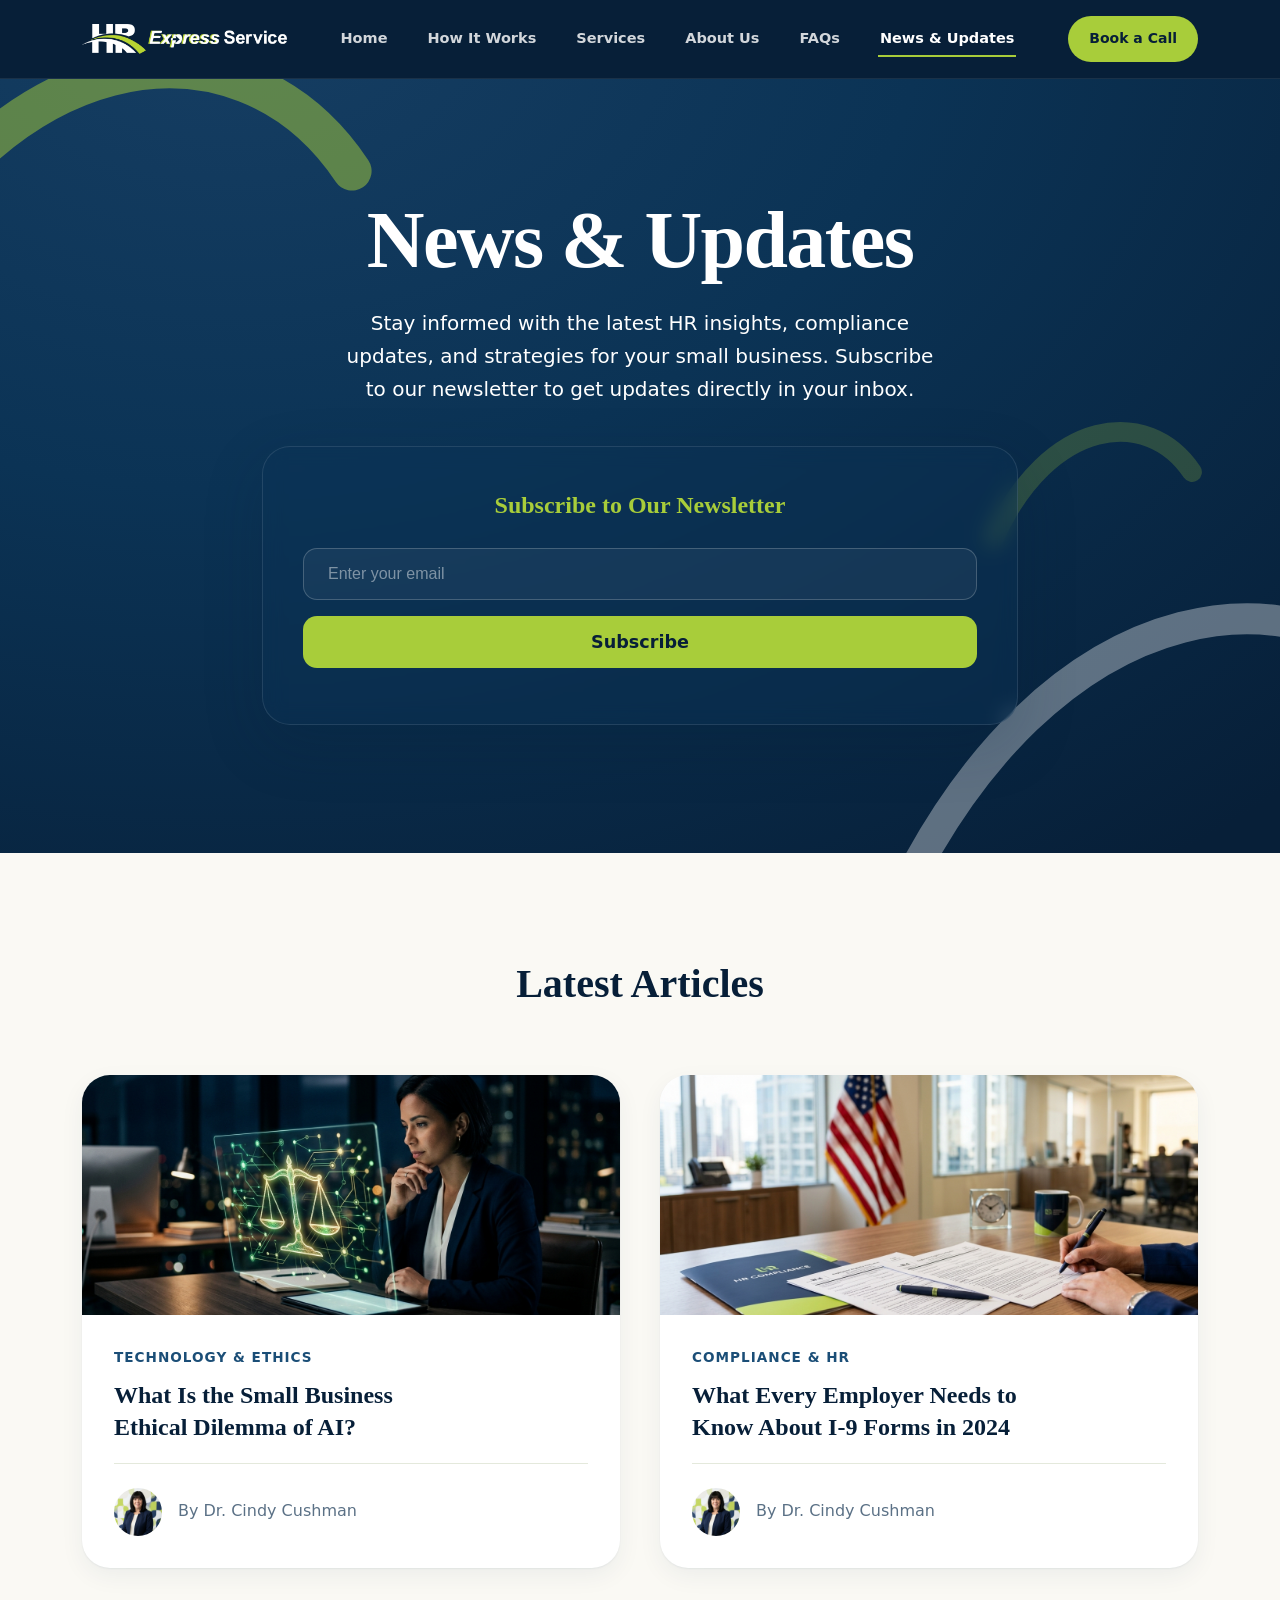
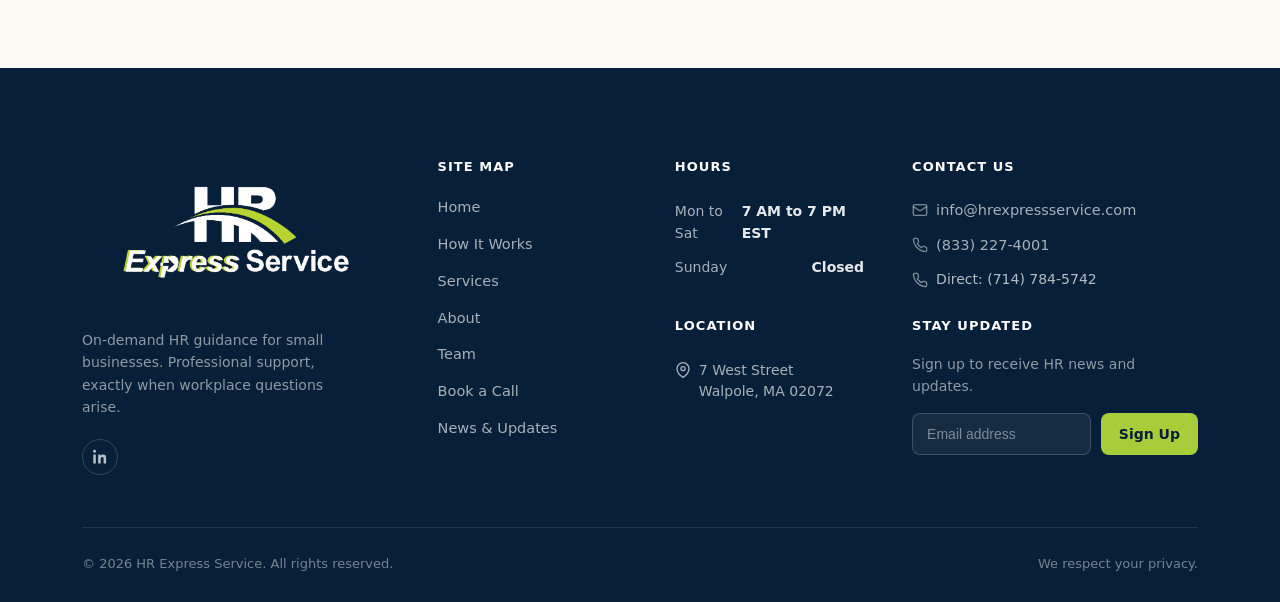
<file: news-and-updates.html>
<!DOCTYPE html>
<html lang="en">
<head>
<meta charset="UTF-8">
<meta name="viewport" content="width=device-width, initial-scale=1.0">

  <!-- ═══ Security Headers ═══════════════════════════════════════ -->
  <!-- X-Frame-Options: prevent clickjacking via iframe embedding -->
  
  <!-- X-Content-Type-Options: prevent MIME-type sniffing -->
  <meta http-equiv="X-Content-Type-Options" content="nosniff">

  <!-- Referrer-Policy: don't leak URL info to third-party domains -->
  <meta name="referrer" content="strict-origin-when-cross-origin">

  <!-- Content-Security-Policy: allow self + Google Fonts + Square payments -->
  <meta http-equiv="Content-Security-Policy"
    content="
      default-src 'self';
      script-src  'self' 'unsafe-inline'
                  https://squareup.com
                  https://*.squareup.com
                  https://js.squareup.com
                  https://sandbox.web.squarecdn.com
                  https://web.squarecdn.com;
      style-src   'self' 'unsafe-inline'
                  https://fonts.googleapis.com;
      font-src    'self'
                  https://fonts.gstatic.com
                  data:;
      img-src     'self'
                  data:
                  blob:
                  https://*.squareup.com
                  https://*.squareupsandbox.com;
      frame-src   https://squareup.com
                  https://*.squareup.com
                  https://*.squareupsandbox.com;
      connect-src 'self' https://script.google.com https://script.googleusercontent.com
                  https://squareup.com
                  https://*.squareup.com
                  https://squareupsandbox.com
                  https://*.squareupsandbox.com;
      object-src  'none';
      base-uri    'self';
      form-action 'self'
                  https://squareup.com
                  https://*.squareup.com;">
  <!-- ═══════════════════════════════════════════════════════════ -->
<title>News & Updates | HR Express Service</title>
<link rel="preconnect" href="https://fonts.googleapis.com">
<link rel="preconnect" href="https://fonts.gstatic.com" crossorigin>
<link href="https://fonts.googleapis.com/css2?family=Fraunces:ital,opsz,wght@0,9..144,400;0,9..144,500;0,9..144,600;0,9..144,700;1,9..144,500;1,9..144,600&family=Inter:wght@400;500;600;700;800&display=swap" rel="stylesheet">
<link rel="stylesheet" href="style.css?v=2">
  <link rel="icon" type="image/png" href="assets/favicon.png">
</head>
<body>
<header class="site-nav">
  <div class="nav-inner">
    <button class="nav-toggle" id="navToggle" aria-label="Toggle menu" aria-expanded="false">
        <svg width="24" height="24" viewBox="0 0 24 24" fill="none" stroke="currentColor" stroke-width="2" stroke-linecap="round"><line x1="3" y1="6" x2="21" y2="6"/><line x1="3" y1="12" x2="21" y2="12"/><line x1="3" y1="18" x2="21" y2="18"/></svg>
      </button>
      <a href="index.html" class="logo">
      <picture>
        <source media="(max-width: 900px)" srcset="assets/logos/header_logo.png">
        <img src="assets/logos/desktop_logo.webp" alt="HR Express Service">
      </picture>
    </a>
    <nav class="nav-links" id="navLinks">
      <a href="index.html" class="active">Home</a>
      <a href="how-it-works.html">How It Works</a>
      <a href="services.html">Services</a>
      <a href="about.html">About Us</a>
      <a href="faq.html">FAQs</a>
      <a href="news-and-updates.html">News & Updates</a>
    </nav>
    <div class="nav-cta">
      <a href="book-a-call.html" class="btn btn-primary btn-sm"><span class="btn-label">Book a Call</span></a>
    </div>
  </div>
</header>
<main>

<section class="hero" id="top">
  <div class="hero-bg" aria-hidden="true">
      <svg class="arc-a" viewBox="0 0 200 200" fill="none"><path d="M10 150 C 60 40, 150 30, 190 90" stroke="#A8CD3A" stroke-width="14" stroke-linecap="round"/></svg>
      <svg class="arc-b" viewBox="0 0 200 200" fill="none"><path d="M10 150 C 60 40, 150 30, 190 90" stroke="#FFFFFF" stroke-width="10" stroke-linecap="round"/></svg>
      <svg class="arc-c" viewBox="0 0 200 200" fill="none"><path d="M10 150 C 60 40, 150 30, 190 90" stroke="#A8CD3A" stroke-width="18" stroke-linecap="round"/></svg>
    </div>
  <div class="wrap hero-content">
    <h1>News & Updates</h1>
    <p class="lede" style="color: var(--white); margin-bottom: 2.5rem;">Stay informed with the latest HR insights, compliance updates, and strategies for your small business. Subscribe to our newsletter to get updates directly in your inbox.</p>
    
    <div class="newsletter-box" style="background: rgba(11, 51, 85, 0.4); padding: 2.5rem; border-radius: var(--radius-l); border: 1px solid rgba(255,255,255,0.1); backdrop-filter: blur(10px); box-shadow: var(--shadow-2); width: 100%;">
      <h3 style="color: var(--lime-500); margin-bottom: 1.5rem; font-size: 1.5rem;">Subscribe to Our Newsletter</h3>
      <form class="newsletter-form" id="newsPageForm" style="display: flex; flex-direction: column; gap: 1rem; width: 100%;">
        <input type="email" id="newsPageEmail" placeholder="Enter your email" required style="width: 100%; padding: 1rem 1.5rem; border-radius: var(--radius-m); border: 1px solid rgba(255,255,255,0.2); background: rgba(255,255,255,0.05); color: var(--white); font-size: 1rem; outline: none; transition: border-color 0.3s ease;">
        <button type="submit" class="btn btn-primary" id="newsPageBtn" style="width: 100%; padding: 1rem 1.5rem; font-size: 1.1rem; border-radius: var(--radius-m); cursor: pointer;">Subscribe</button>
      </form>
      <div id="newsPageMessage" style="margin-top: 1rem; font-size: 0.95rem; color: var(--white);"></div>
    </div>
  </div>
</section>


<section class="updates-grid" style="padding: 100px 0; background: var(--cream);">
  <div class="wrap">
    <h2 style="margin-bottom: 60px; text-align: center; color: var(--navy-950); font-size: 2.5rem;">Latest Articles</h2>
    
    <div style="display: grid; grid-template-columns: repeat(auto-fit, minmax(320px, 1fr)); gap: 40px;">
      
      <!-- Article 1 -->
      <a href="article-ai-ethics.html" style="text-decoration: none; color: inherit; display: block;">
        <div style="background: var(--white); border-radius: var(--radius-l); overflow: hidden; transition: transform 0.3s ease, box-shadow 0.3s ease; box-shadow: var(--shadow-1); height: 100%; display: flex; flex-direction: column;" onmouseover="this.style.transform='translateY(-8px)'; this.style.boxShadow='var(--shadow-2)';" onmouseout="this.style.transform='translateY(0)'; this.style.boxShadow='var(--shadow-1)';">
          <img src="assets/articles/ai-ethics-cover.jpg" alt="AI Ethics" style="width: 100%; height: 240px; object-fit: cover;">
          <div style="padding: 32px; display: flex; flex-direction: column; flex-grow: 1;">
            <p style="color: var(--navy-700); font-size: 0.85rem; font-weight: 700; text-transform: uppercase; letter-spacing: 1px; margin-bottom: 12px;">Technology & Ethics</p>
            <h3 style="font-size: 1.5rem; margin-bottom: 20px; line-height: 1.3; color: var(--navy-950);">What Is the Small Business Ethical Dilemma of AI?</h3>
            <div style="display: flex; align-items: center; gap: 16px; margin-top: auto; border-top: 1px solid var(--line); padding-top: 24px;">
              <img src="assets/articles/cindy-cushman.jpg" style="width: 48px; height: 48px; border-radius: 50%; object-fit: cover;">
              <span style="font-size: 1rem; color: var(--muted); font-weight: 500;">By Dr. Cindy Cushman</span>
            </div>
          </div>
        </div>
      </a>

      <!-- Article 2 -->
      <a href="article-i9-forms.html" style="text-decoration: none; color: inherit; display: block;">
        <div style="background: var(--white); border-radius: var(--radius-l); overflow: hidden; transition: transform 0.3s ease, box-shadow 0.3s ease; box-shadow: var(--shadow-1); height: 100%; display: flex; flex-direction: column;" onmouseover="this.style.transform='translateY(-8px)'; this.style.boxShadow='var(--shadow-2)';" onmouseout="this.style.transform='translateY(0)'; this.style.boxShadow='var(--shadow-1)';">
          <img src="assets/articles/i9-forms-cover.jpg" alt="I-9 Forms" style="width: 100%; height: 240px; object-fit: cover;">
          <div style="padding: 32px; display: flex; flex-direction: column; flex-grow: 1;">
            <p style="color: var(--navy-700); font-size: 0.85rem; font-weight: 700; text-transform: uppercase; letter-spacing: 1px; margin-bottom: 12px;">Compliance & HR</p>
            <h3 style="font-size: 1.5rem; margin-bottom: 20px; line-height: 1.3; color: var(--navy-950);">What Every Employer Needs to Know About I-9 Forms in 2024</h3>
            <div style="display: flex; align-items: center; gap: 16px; margin-top: auto; border-top: 1px solid var(--line); padding-top: 24px;">
              <img src="assets/articles/cindy-cushman.jpg" style="width: 48px; height: 48px; border-radius: 50%; object-fit: cover;">
              <span style="font-size: 1rem; color: var(--muted); font-weight: 500;">By Dr. Cindy Cushman</span>
            </div>
          </div>
        </div>
      </a>

    </div>
  </div>
</section>

</main>
<footer id="faq">
  <div class="wrap">
    <div class="footer-top">
      <div class="footer-brand">
        <img src="assets/logos/footer_logo.png" alt="HR Express Service" style="width: 100%; height: auto; object-fit: contain;">
        <p>On-demand HR guidance for small businesses. Professional support, exactly when workplace questions arise.</p>
        <div class="footer-social">
          <a href="https://www.linkedin.com/company/hr-express-service/" target="_blank" rel="noopener noreferrer" aria-label="LinkedIn"><svg width="15" height="15" viewBox="0 0 24 24" fill="currentColor"><path d="M4.98 3.5C4.98 4.88 3.87 6 2.5 6S0 4.88 0 3.5 1.11 1 2.48 1s2.5 1.12 2.5 2.5ZM.5 8.75h4V23h-4V8.75ZM8.5 8.75h3.84v1.96h.05c.53-1 1.85-2.06 3.8-2.06 4.06 0 4.81 2.67 4.81 6.15V23h-4v-6.6c0-1.57-.03-3.6-2.2-3.6-2.2 0-2.54 1.72-2.54 3.5V23h-4V8.75Z"/></svg></a>
        </div>
      </div>
      <div class="footer-col">
        <h4>Site Map</h4>
        <ul>
          <li><a href="#top">Home</a></li>
          <li><a href="#how-it-works">How It Works</a></li>
          <li><a href="#situations">Services</a></li>
          <li><a href="#leadership">About</a></li>
          <li><a href="#team">Team</a></li>
          <li><a href="#question">Book a Call</a></li>
          <li><a href="news-and-updates.html">News & Updates</a></li>
        </ul>
      </div>
      <div class="footer-col footer-hours">
        <h4>Hours</h4>
        <div><span>Mon to Sat</span><strong>7 AM to 7 PM EST</strong></div>
        <div><span>Sunday</span><strong>Closed</strong></div>
        
        <h4 style="margin-top: 2rem;">Location</h4>
        <address style="font-size: 14px; color: rgba(255,255,255,.65); line-height: 1.5; margin: 0 0 12px 0; display: flex; align-items: flex-start; gap: 8px; font-style: normal; padding: 6px 0;">
          <svg width="16" height="16" viewBox="0 0 24 24" fill="none" stroke="currentColor" stroke-width="2" stroke-linecap="round" stroke-linejoin="round" style="flex-shrink: 0; margin-top: 2px;"><path d="M21 10c0 7-9 13-9 13s-9-6-9-13a9 9 0 0 1 18 0z"></path><circle cx="12" cy="10" r="3"></circle></svg>
          <span>
            7 West Street<br>
            Walpole, MA 02072
          </span>
        </address>
      </div>
      <div class="footer-col footer-contact-col">
        <h4>Contact Us</h4>
        <a href="mailto:info@hrexpressservice.com" class="footer-email-link" aria-label="Email HR Express Service">
          <svg width="16" height="16" viewBox="0 0 24 24" fill="none" stroke="currentColor" stroke-width="2" stroke-linecap="round" stroke-linejoin="round"><rect x="2" y="4" width="20" height="16" rx="2"/><path d="m22 7-8.97 5.7a1.94 1.94 0 0 1-2.06 0L2 7"/></svg>
          info@hrexpressservice.com
        </a>
        <a href="tel:+18332274001" class="footer-email-link" aria-label="Call HR Express Service" style="margin-top: 8px;">
          <svg width="16" height="16" viewBox="0 0 24 24" fill="none" stroke="currentColor" stroke-width="2" stroke-linecap="round" stroke-linejoin="round"><path d="M22 16.92v3a2 2 0 0 1-2.18 2 19.79 19.79 0 0 1-8.63-3.07 19.5 19.5 0 0 1-6-6 19.79 19.79 0 0 1-3.07-8.67A2 2 0 0 1 4.11 2h3a2 2 0 0 1 2 1.72c.12.9.34 1.79.65 2.65a2 2 0 0 1-.45 2.11L8.09 9.91a16 16 0 0 0 6 6l1.43-1.27a2 2 0 0 1 2.11-.45c.86.31 1.75.53 2.65.65A2 2 0 0 1 22 16.92z"/></svg>
          (833) 227-4001
        </a>
        <a href="tel:+17147845742" class="footer-email-link" aria-label="Call Cindy Cushman Direct" style="margin-top: 8px; color: rgba(255,255,255,0.7); font-size: 14px;">
          <svg width="16" height="16" viewBox="0 0 24 24" fill="none" stroke="currentColor" stroke-width="2" stroke-linecap="round" stroke-linejoin="round"><path d="M22 16.92v3a2 2 0 0 1-2.18 2 19.79 19.79 0 0 1-8.63-3.07 19.5 19.5 0 0 1-6-6 19.79 19.79 0 0 1-3.07-8.67A2 2 0 0 1 4.11 2h3a2 2 0 0 1 2 1.72c.12.9.34 1.79.65 2.65a2 2 0 0 1-.45 2.11L8.09 9.91a16 16 0 0 0 6 6l1.43-1.27a2 2 0 0 1 2.11-.45c.86.31 1.75.53 2.65.65A2 2 0 0 1 22 16.92z"/></svg>
          Direct: (714) 784-5742
        </a>
        <h4 style="margin-top:1.25rem;">Stay Updated</h4>
        <p style="font-size:14px;color:rgba(255,255,255,.55);margin-bottom:8px;">Sign up to receive HR news and updates.</p>
        <form class="newsletter-form" onsubmit="event.preventDefault();">
          <input type="email" placeholder="Email address" required aria-label="Email address">
          <button type="submit">Sign Up</button>
        </form>
      </div>
    </div>
    <div class="footer-bottom">
      <span>© 2026 HR Express Service. All rights reserved.</span>
      <span>We respect your privacy.</span>
    </div>
  </div>
</footer>
<script src="main.js?v=5"></script>
</body>
</html>
</file>
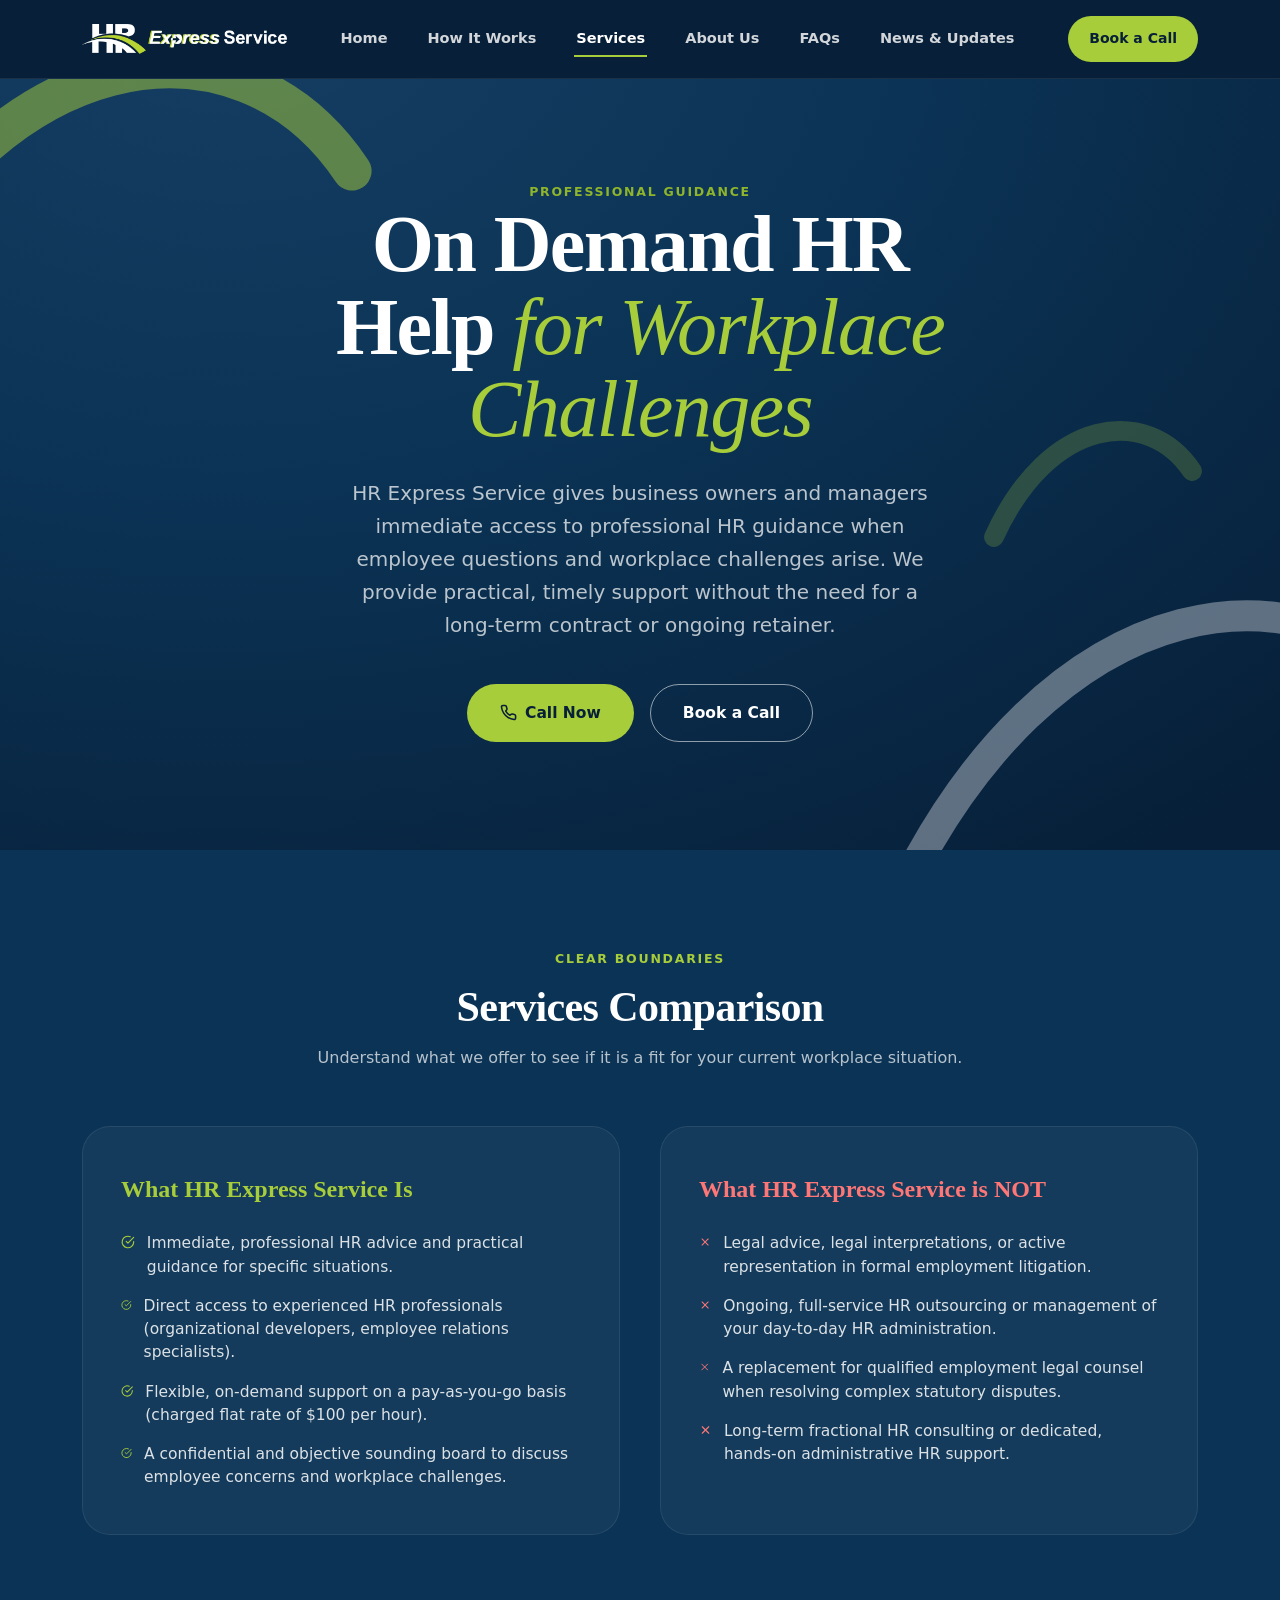
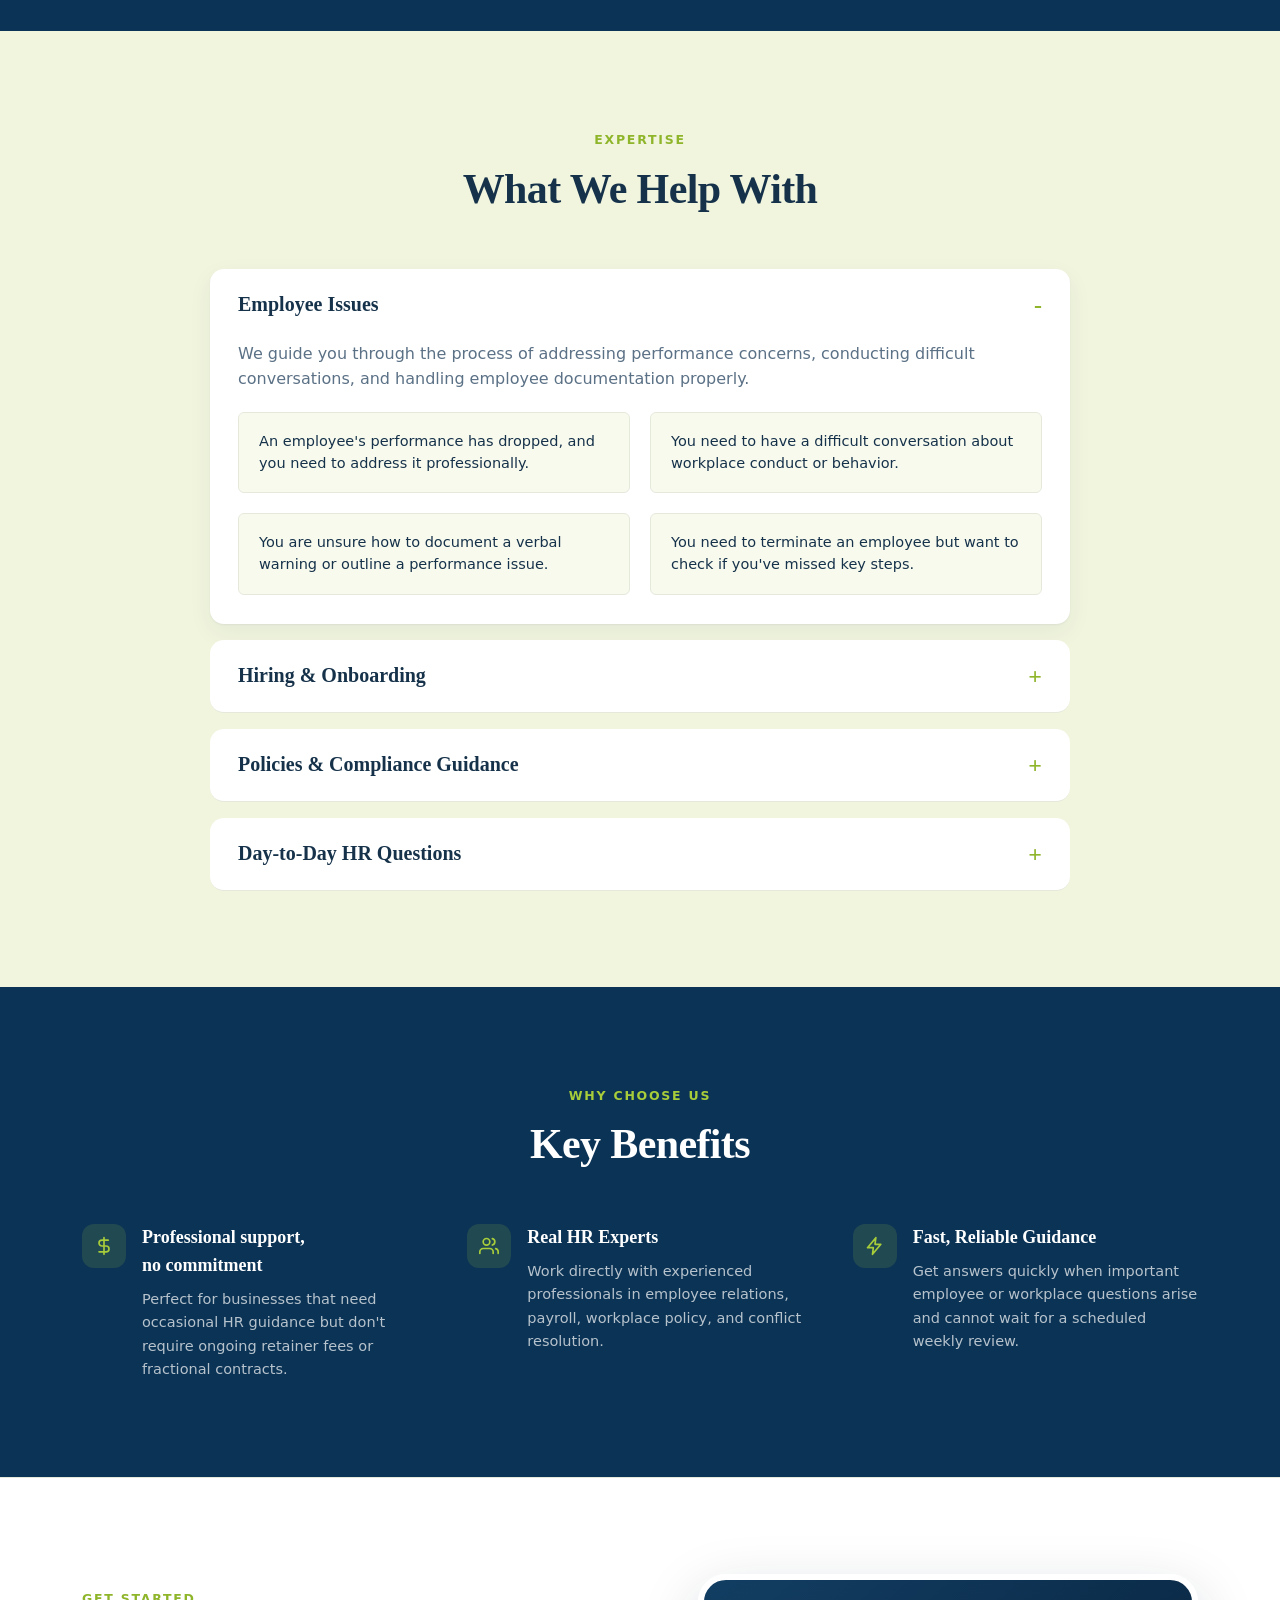
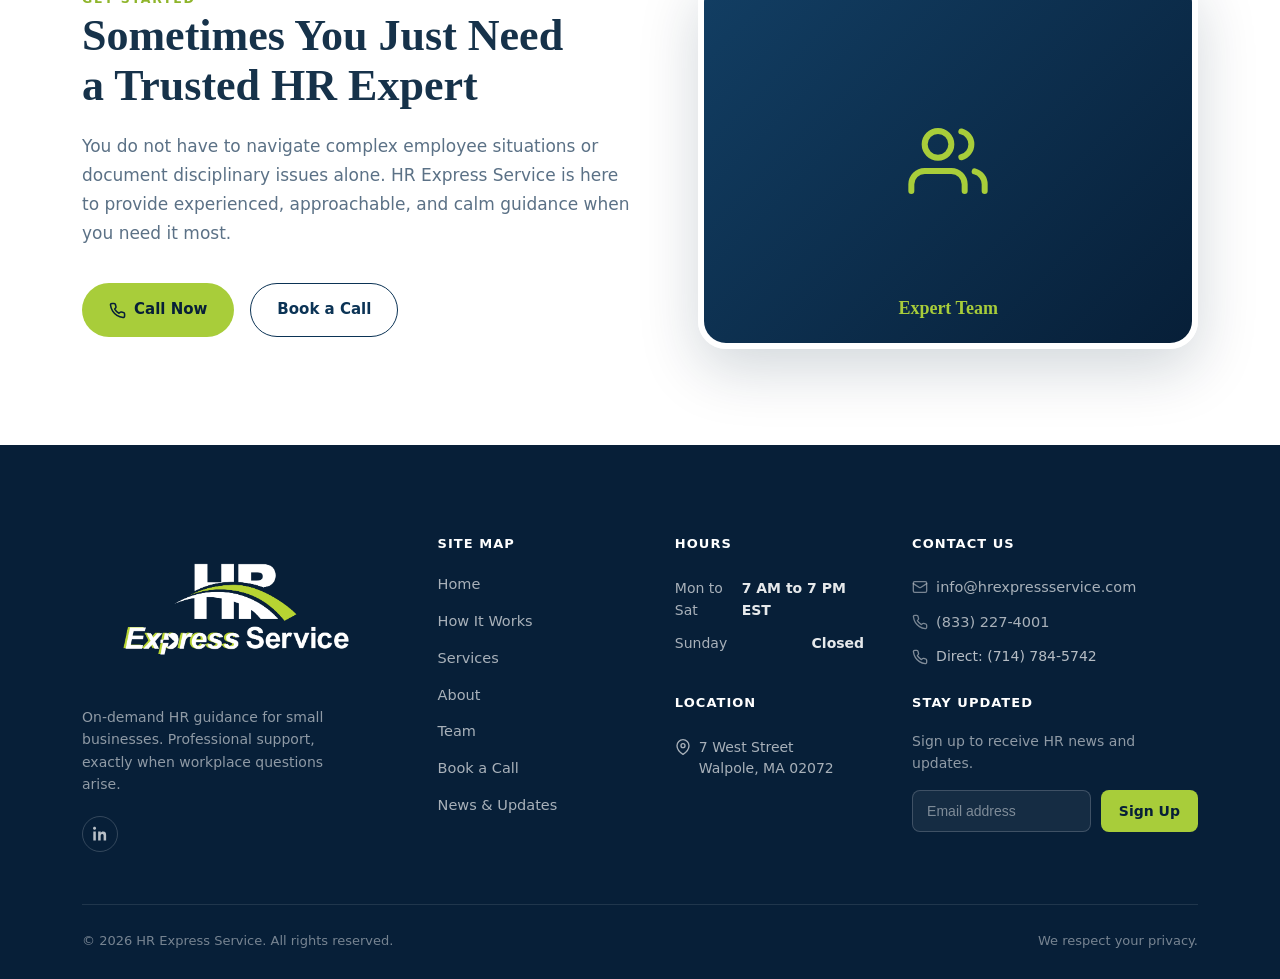
<file: services.html>
<!DOCTYPE html>
<html lang="en">
<head>
<meta charset="UTF-8">
<meta name="viewport" content="width=device-width, initial-scale=1.0">

  <!-- ═══ Security Headers ═══════════════════════════════════════ -->
  <!-- X-Frame-Options: prevent clickjacking via iframe embedding -->
  
  <!-- X-Content-Type-Options: prevent MIME-type sniffing -->
  <meta http-equiv="X-Content-Type-Options" content="nosniff">

  <!-- Referrer-Policy: don't leak URL info to third-party domains -->
  <meta name="referrer" content="strict-origin-when-cross-origin">

  <!-- Content-Security-Policy: allow self + Google Fonts + Square payments -->
  <meta http-equiv="Content-Security-Policy"
    content="
      default-src 'self';
      script-src  'self' 'unsafe-inline'
                  https://squareup.com
                  https://*.squareup.com
                  https://js.squareup.com
                  https://sandbox.web.squarecdn.com
                  https://web.squarecdn.com;
      style-src   'self' 'unsafe-inline'
                  https://fonts.googleapis.com;
      font-src    'self'
                  https://fonts.gstatic.com
                  data:;
      img-src     'self'
                  data:
                  blob:
                  https://*.squareup.com
                  https://*.squareupsandbox.com;
      frame-src   https://squareup.com
                  https://*.squareup.com
                  https://*.squareupsandbox.com;
      connect-src 'self' https://script.google.com https://script.googleusercontent.com
                  https://squareup.com
                  https://*.squareup.com
                  https://squareupsandbox.com
                  https://*.squareupsandbox.com;
      object-src  'none';
      base-uri    'self';
      form-action 'self'
                  https://squareup.com
                  https://*.squareup.com;">
  <!-- ═══════════════════════════════════════════════════════════ -->
<title>Our Services | HR Express Service</title>
<link rel="preconnect" href="https://fonts.googleapis.com">
<link rel="preconnect" href="https://fonts.gstatic.com" crossorigin>
<link href="https://fonts.googleapis.com/css2?family=Fraunces:ital,opsz,wght@0,9..144,400;0,9..144,500;0,9..144,600;0,9..144,700;1,9..144,500;1,9..144,600&family=Inter:wght@400;500;600;700;800&display=swap" rel="stylesheet">
<link rel="stylesheet" href="style.css?v=2">
  <link rel="icon" type="image/png" href="assets/favicon.png">
</head>
<body>

<header class="site-nav">
  <div class="nav-inner">
    <button class="nav-toggle" id="navToggle" aria-label="Toggle menu" aria-expanded="false">
        <svg width="24" height="24" viewBox="0 0 24 24" fill="none" stroke="currentColor" stroke-width="2" stroke-linecap="round"><line x1="3" y1="6" x2="21" y2="6"/><line x1="3" y1="12" x2="21" y2="12"/><line x1="3" y1="18" x2="21" y2="18"/></svg>
      </button>
      <a href="index.html" class="logo">
      <picture>
        <source media="(max-width: 900px)" srcset="assets/logos/header_logo.png">
        <img src="assets/logos/desktop_logo.webp" alt="HR Express Service">
      </picture>
    </a>
    <nav class="nav-links" id="navLinks">
      <a href="index.html">Home</a>
      <a href="how-it-works.html">How It Works</a>
      <a href="services.html">Services</a>
      <a href="about.html">About Us</a>
      <a href="faq.html">FAQs</a>
      <a href="news-and-updates.html">News & Updates</a>
    </nav>
    <div class="nav-cta">
      <a href="book-a-call.html" class="btn btn-primary btn-sm"><span class="btn-label">Book a Call</span></a>
    </div>
  </div>
</header>

<main id="top" class="subpage">
  <!-- HERO -->
  <section class="hero subpage-hero">
    <div class="hero-bg" aria-hidden="true">
      <svg class="arc-a" viewBox="0 0 200 200" fill="none"><path d="M10 150 C 60 40, 150 30, 190 90" stroke="#A8CD3A" stroke-width="14" stroke-linecap="round"/></svg>
      <svg class="arc-b" viewBox="0 0 200 200" fill="none"><path d="M10 150 C 60 40, 150 30, 190 90" stroke="#FFFFFF" stroke-width="10" stroke-linecap="round"/></svg>
      <svg class="arc-c" viewBox="0 0 200 200" fill="none"><path d="M10 150 C 60 40, 150 30, 190 90" stroke="#A8CD3A" stroke-width="18" stroke-linecap="round"/></svg>
    </div>
    <div class="wrap hero-content">
      <span class="eyebrow on-dark">Professional Guidance</span>
      <h1>On Demand HR Help <em>for Workplace Challenges</em></h1>
      <p class="lede">HR Express Service gives business owners and managers immediate access to professional HR guidance when employee questions and workplace challenges arise. We provide practical, timely support without the need for a long-term contract or ongoing retainer.</p>
      <div class="cta-row">
        <a href="tel:+18332274001" class="btn btn-primary">
          <svg width="17" height="17" viewBox="0 0 24 24" fill="none" stroke="currentColor" stroke-width="2.2" stroke-linecap="round" stroke-linejoin="round"><path d="M22 16.92v3a2 2 0 0 1-2.18 2 19.79 19.79 0 0 1-8.63-3.07 19.5 19.5 0 0 1-6-6 19.79 19.79 0 0 1-3.07-8.67A2 2 0 0 1 4.11 2h3a2 2 0 0 1 2 1.72c.12.9.34 1.79.65 2.65a2 2 0 0 1-.45 2.11L8.09 9.91a16 16 0 0 0 6 6l1.43-1.27a2 2 0 0 1 2.11-.45c.86.31 1.75.53 2.65.65A2 2 0 0 1 22 16.92z"/></svg>
          Call Now
        </a>
        <a href="book-a-call.html" class="btn btn-outline on-dark-outline">Book a Call</a>
      </div>
    </div>
  </section>

  <!-- IS / IS NOT COMPARISON SECTION -->
  <section class="benefits on-dark" id="comparison">
    <div class="wrap">
      <div class="section-head" style="margin-left: auto; margin-right: auto; text-align: center; max-width: 700px;">
        <span class="eyebrow">Clear Boundaries</span>
        <h2>Services Comparison</h2>
        <p style="color: rgba(255,255,255,0.7); margin-top: 14px;">Understand what we offer to see if it is a fit for your current workplace situation.</p>
      </div>
      
      <div class="comparison-grid">
        <!-- What it Is -->
        <div class="comparison-col is">
          <h3>What HR Express Service Is</h3>
          <ul>
            <li>
              <svg width="20" height="20" viewBox="0 0 24 24" fill="none" stroke="currentColor" stroke-width="2" stroke-linecap="round" stroke-linejoin="round"><path d="M22 11.08V12a10 10 0 1 1-5.93-9.14"/><polyline points="22 4 12 14.01 9 11.01"/></svg>
              <span>Immediate, professional HR advice and practical guidance for specific situations.</span>
            </li>
            <li>
              <svg width="20" height="20" viewBox="0 0 24 24" fill="none" stroke="currentColor" stroke-width="2" stroke-linecap="round" stroke-linejoin="round"><path d="M22 11.08V12a10 10 0 1 1-5.93-9.14"/><polyline points="22 4 12 14.01 9 11.01"/></svg>
              <span>Direct access to experienced HR professionals (organizational developers, employee relations specialists).</span>
            </li>
            <li>
              <svg width="20" height="20" viewBox="0 0 24 24" fill="none" stroke="currentColor" stroke-width="2" stroke-linecap="round" stroke-linejoin="round"><path d="M22 11.08V12a10 10 0 1 1-5.93-9.14"/><polyline points="22 4 12 14.01 9 11.01"/></svg>
              <span>Flexible, on-demand support on a pay-as-you-go basis (charged flat rate of $100 per hour).</span>
            </li>
            <li>
              <svg width="20" height="20" viewBox="0 0 24 24" fill="none" stroke="currentColor" stroke-width="2" stroke-linecap="round" stroke-linejoin="round"><path d="M22 11.08V12a10 10 0 1 1-5.93-9.14"/><polyline points="22 4 12 14.01 9 11.01"/></svg>
              <span>A confidential and objective sounding board to discuss employee concerns and workplace challenges.</span>
            </li>
          </ul>
        </div>
        
        <!-- What it is NOT -->
        <div class="comparison-col is-not">
          <h3>What HR Express Service is NOT</h3>
          <ul>
            <li>
              <svg width="20" height="20" viewBox="0 0 24 24" fill="none" stroke="currentColor" stroke-width="2" stroke-linecap="round" stroke-linejoin="round"><line x1="18" y1="6" x2="6" y2="18"/><line x1="6" y1="6" x2="18" y2="18"/></svg>
              <span>Legal advice, legal interpretations, or active representation in formal employment litigation.</span>
            </li>
            <li>
              <svg width="20" height="20" viewBox="0 0 24 24" fill="none" stroke="currentColor" stroke-width="2" stroke-linecap="round" stroke-linejoin="round"><line x1="18" y1="6" x2="6" y2="18"/><line x1="6" y1="6" x2="18" y2="18"/></svg>
              <span>Ongoing, full-service HR outsourcing or management of your day-to-day HR administration.</span>
            </li>
            <li>
              <svg width="20" height="20" viewBox="0 0 24 24" fill="none" stroke="currentColor" stroke-width="2" stroke-linecap="round" stroke-linejoin="round"><line x1="18" y1="6" x2="6" y2="18"/><line x1="6" y1="6" x2="18" y2="18"/></svg>
              <span>A replacement for qualified employment legal counsel when resolving complex statutory disputes.</span>
            </li>
            <li>
              <svg width="20" height="20" viewBox="0 0 24 24" fill="none" stroke="currentColor" stroke-width="2" stroke-linecap="round" stroke-linejoin="round"><line x1="18" y1="6" x2="6" y2="18"/><line x1="6" y1="6" x2="18" y2="18"/></svg>
              <span>Long-term fractional HR consulting or dedicated, hands-on administrative HR support.</span>
            </li>
          </ul>
        </div>
      </div>
    </div>
  </section>

  <!-- WHAT WE HELP WITH -->
  <section class="process" id="what-we-help-with">
    <div class="wrap">
      <div class="section-head" style="margin-left: auto; margin-right: auto; text-align: center;">
        <span class="eyebrow">Expertise</span>
        <h2>What We Help With</h2>
      </div>
      
      <div class="accordion-group" data-accordion-group style="max-width: 860px; margin: 0 auto;">
        <!-- Employee Issues -->
        <div class="accordion-item active">
          <button class="accordion-trigger" aria-expanded="true">
            <span>Employee Issues</span>
            <span class="accordion-icon">-</span>
          </button>
          <div class="accordion-content">
            <div class="accordion-inner">
              <p class="services-card-desc">We guide you through the process of addressing performance concerns, conducting difficult conversations, and handling employee documentation properly.</p>
              <div class="scenarios-grid">
                <div class="scenario-card">An employee's performance has dropped, and you need to address it professionally.</div>
                <div class="scenario-card">You need to have a difficult conversation about workplace conduct or behavior.</div>
                <div class="scenario-card">You are unsure how to document a verbal warning or outline a performance issue.</div>
                <div class="scenario-card">You need to terminate an employee but want to check if you've missed key steps.</div>
              </div>
            </div>
          </div>
        </div>
        
        <!-- Hiring & Onboarding -->
        <div class="accordion-item">
          <button class="accordion-trigger" aria-expanded="false">
            <span>Hiring & Onboarding</span>
            <span class="accordion-icon">+</span>
          </button>
          <div class="accordion-content">
            <div class="accordion-inner">
              <p class="services-card-desc">From drafting job descriptions to designing onboarding checklists, we help you set new hires up for success. We ensure your hiring processes are smooth, professional, and compliant with standard practices.</p>
              <p>Ensure that your company makes a stellar first impression while building a robust foundation for legal compliance and employee retention.</p>
            </div>
          </div>
        </div>
        
        <!-- Policies & Compliance Guidance -->
        <div class="accordion-item">
          <button class="accordion-trigger" aria-expanded="false">
            <span>Policies & Compliance Guidance</span>
            <span class="accordion-icon">+</span>
          </button>
          <div class="accordion-content">
            <div class="accordion-inner">
              <p class="services-card-desc">We help you understand employee policies, handbook requirements, compliance baselines, and safety practices. Protect your business with structured guidelines.</p>
              <p>Get clear guidance on the difference between general recommendations and state or federal labor requirements for small businesses.</p>
            </div>
          </div>
        </div>
        
        <!-- Day-to-Day HR Questions -->
        <div class="accordion-item">
          <button class="accordion-trigger" aria-expanded="false">
            <span>Day-to-Day HR Questions</span>
            <span class="accordion-icon">+</span>
          </button>
          <div class="accordion-content">
            <div class="accordion-inner">
              <p class="services-card-desc">Get quick answers to questions about paid time off, leave requests (including medical, family, & maternity leave), employee records, and daily management challenges.</p>
              <p>Don't spend hours searching online databases for mixed advice. Speak to a live HR consultant who will guide you to a straightforward answer.</p>
            </div>
          </div>
        </div>
      </div>
    </div>
  </section>

  <!-- KEY BENEFITS -->
  <section class="benefits on-dark">
    <div class="wrap">
      <div class="section-head" style="margin-left: auto; margin-right: auto; text-align: center;">
        <span class="eyebrow">Why Choose Us</span>
        <h2>Key Benefits</h2>
      </div>
      <div class="benefits-grid">
        <div class="benefit-item">
          <div class="benefit-icon"><svg width="20" height="20" viewBox="0 0 24 24" fill="none" stroke="currentColor" stroke-width="2" stroke-linecap="round" stroke-linejoin="round"><path d="M12 2v20M17 5H9.5a3.5 3.5 0 0 0 0 7h5a3.5 3.5 0 0 1 0 7H6"/></svg></div>
          <div>
            <h3>Professional support, no commitment</h3>
            <p>Perfect for businesses that need occasional HR guidance but don't require ongoing retainer fees or fractional contracts.</p>
          </div>
        </div>
        <div class="benefit-item">
          <div class="benefit-icon"><svg width="20" height="20" viewBox="0 0 24 24" fill="none" stroke="currentColor" stroke-width="2" stroke-linecap="round" stroke-linejoin="round"><path d="M17 21v-2a4 4 0 0 0-4-4H5a4 4 0 0 0-4 4v2"/><circle cx="9" cy="7" r="4"/><path d="M23 21v-2a4 4 0 0 0-3-3.87"/><path d="M16 3.13a4 4 0 0 1 0 7.75"/></svg></div>
          <div>
            <h3>Real HR Experts</h3>
            <p>Work directly with experienced professionals in employee relations, payroll, workplace policy, and conflict resolution.</p>
          </div>
        </div>
        <div class="benefit-item">
          <div class="benefit-icon"><svg width="20" height="20" viewBox="0 0 24 24" fill="none" stroke="currentColor" stroke-width="2" stroke-linecap="round" stroke-linejoin="round"><path d="M13 2 3 14h7l-1 8 10-12h-7l1-8z"/></svg></div>
          <div>
            <h3>Fast, Reliable Guidance</h3>
            <p>Get answers quickly when important employee or workplace questions arise and cannot wait for a scheduled weekly review.</p>
          </div>
        </div>
      </div>
    </div>
  </section>

  <!-- CTA SPLIT -->
  <section class="cta-split">
    <div class="wrap cta-split-grid">
      <div>
        <span class="eyebrow">Get Started</span>
        <h2>Sometimes You Just Need a Trusted HR Expert</h2>
        <p class="lede">You do not have to navigate complex employee situations or document disciplinary issues alone. HR Express Service is here to provide experienced, approachable, and calm guidance when you need it most.</p>
        <div class="cta-row">
          <a href="tel:+18332274001" class="btn btn-primary">
            <svg width="17" height="17" viewBox="0 0 24 24" fill="none" stroke="currentColor" stroke-width="2.2" stroke-linecap="round" stroke-linejoin="round"><path d="M22 16.92v3a2 2 0 0 1-2.18 2 19.79 19.79 0 0 1-8.63-3.07 19.5 19.5 0 0 1-6-6 19.79 19.79 0 0 1-3.07-8.67A2 2 0 0 1 4.11 2h3a2 2 0 0 1 2 1.72c.12.9.34 1.79.65 2.65a2 2 0 0 1-.45 2.11L8.09 9.91a16 16 0 0 0 6 6l1.43-1.27a2 2 0 0 1 2.11-.45c.86.31 1.75.53 2.65.65A2 2 0 0 1 22 16.92z"/></svg>
            Call Now
          </a>
          <a href="book-a-call.html" class="btn btn-outline">Book a Call</a>
        </div>
      </div>
      <div class="cta-split-photo" style="background: linear-gradient(135deg, var(--navy-800), var(--navy-950)); display: flex; align-items: center; justify-content: center; position: relative;">
        <!-- Styled fallback SVG with users/collaboration icon since generator quota is hit -->
        <svg width="80" height="80" viewBox="0 0 24 24" fill="none" stroke="var(--lime-500)" stroke-width="1.8" stroke-linecap="round" stroke-linejoin="round" style="position: absolute; z-index: 2;"><path d="M17 21v-2a4 4 0 0 0-4-4H5a4 4 0 0 0-4 4v2"/><circle cx="9" cy="7" r="4"/><path d="M23 21v-2a4 4 0 0 0-3-3.87"/><path d="M16 3.13a4 4 0 0 1 0 7.75"/></svg>
        <span style="position: absolute; bottom: 20px; font-family: 'Fraunces', serif; font-weight: 600; font-size: 18px; color: var(--lime-500);">Expert Team</span>
      </div>
    </div>
  </section>
</main>

<footer id="faq">
  <div class="wrap">
    <div class="footer-top">
      <div class="footer-brand">
        <img src="assets/logos/footer_logo.png" alt="HR Express Service" style="width: 100%; height: auto; object-fit: contain;">
        <p>On-demand HR guidance for small businesses. Professional support, exactly when workplace questions arise.</p>
        <div class="footer-social">
          <a href="https://www.linkedin.com/company/hr-express-service/" target="_blank" rel="noopener noreferrer" aria-label="LinkedIn"><svg width="15" height="15" viewBox="0 0 24 24" fill="currentColor"><path d="M4.98 3.5C4.98 4.88 3.87 6 2.5 6S0 4.88 0 3.5 1.11 1 2.48 1s2.5 1.12 2.5 2.5ZM.5 8.75h4V23h-4V8.75ZM8.5 8.75h3.84v1.96h.05c.53-1 1.85-2.06 3.8-2.06 4.06 0 4.81 2.67 4.81 6.15V23h-4v-6.6c0-1.57-.03-3.6-2.2-3.6-2.2 0-2.54 1.72-2.54 3.5V23h-4V8.75Z"/></svg></a>
        </div>
      </div>
      <div class="footer-col">
        <h4>Site Map</h4>
        <ul>
          <li><a href="#top">Home</a></li>
          <li><a href="#how-it-works">How It Works</a></li>
          <li><a href="#situations">Services</a></li>
          <li><a href="#leadership">About</a></li>
          <li><a href="#team">Team</a></li>
          <li><a href="#question">Book a Call</a></li>
          <li><a href="news-and-updates.html">News & Updates</a></li>
        </ul>
      </div>
      <div class="footer-col footer-hours">
        <h4>Hours</h4>
        <div><span>Mon to Sat</span><strong>7 AM to 7 PM EST</strong></div>
        <div><span>Sunday</span><strong>Closed</strong></div>
        
        <h4 style="margin-top: 2rem;">Location</h4>
        <address style="font-size: 14px; color: rgba(255,255,255,.65); line-height: 1.5; margin: 0 0 12px 0; display: flex; align-items: flex-start; gap: 8px; font-style: normal; padding: 6px 0;">
          <svg width="16" height="16" viewBox="0 0 24 24" fill="none" stroke="currentColor" stroke-width="2" stroke-linecap="round" stroke-linejoin="round" style="flex-shrink: 0; margin-top: 2px;"><path d="M21 10c0 7-9 13-9 13s-9-6-9-13a9 9 0 0 1 18 0z"></path><circle cx="12" cy="10" r="3"></circle></svg>
          <span>
            7 West Street<br>
            Walpole, MA 02072
          </span>
        </address>
      </div>
      <div class="footer-col footer-contact-col">
        <h4>Contact Us</h4>
        <a href="mailto:info@hrexpressservice.com" class="footer-email-link" aria-label="Email HR Express Service">
          <svg width="16" height="16" viewBox="0 0 24 24" fill="none" stroke="currentColor" stroke-width="2" stroke-linecap="round" stroke-linejoin="round"><rect x="2" y="4" width="20" height="16" rx="2"/><path d="m22 7-8.97 5.7a1.94 1.94 0 0 1-2.06 0L2 7"/></svg>
          info@hrexpressservice.com
        </a>
        <a href="tel:+18332274001" class="footer-email-link" aria-label="Call HR Express Service" style="margin-top: 8px;">
          <svg width="16" height="16" viewBox="0 0 24 24" fill="none" stroke="currentColor" stroke-width="2" stroke-linecap="round" stroke-linejoin="round"><path d="M22 16.92v3a2 2 0 0 1-2.18 2 19.79 19.79 0 0 1-8.63-3.07 19.5 19.5 0 0 1-6-6 19.79 19.79 0 0 1-3.07-8.67A2 2 0 0 1 4.11 2h3a2 2 0 0 1 2 1.72c.12.9.34 1.79.65 2.65a2 2 0 0 1-.45 2.11L8.09 9.91a16 16 0 0 0 6 6l1.43-1.27a2 2 0 0 1 2.11-.45c.86.31 1.75.53 2.65.65A2 2 0 0 1 22 16.92z"/></svg>
          (833) 227-4001
        </a>
        <a href="tel:+17147845742" class="footer-email-link" aria-label="Call Cindy Cushman Direct" style="margin-top: 8px; color: rgba(255,255,255,0.7); font-size: 14px;">
          <svg width="16" height="16" viewBox="0 0 24 24" fill="none" stroke="currentColor" stroke-width="2" stroke-linecap="round" stroke-linejoin="round"><path d="M22 16.92v3a2 2 0 0 1-2.18 2 19.79 19.79 0 0 1-8.63-3.07 19.5 19.5 0 0 1-6-6 19.79 19.79 0 0 1-3.07-8.67A2 2 0 0 1 4.11 2h3a2 2 0 0 1 2 1.72c.12.9.34 1.79.65 2.65a2 2 0 0 1-.45 2.11L8.09 9.91a16 16 0 0 0 6 6l1.43-1.27a2 2 0 0 1 2.11-.45c.86.31 1.75.53 2.65.65A2 2 0 0 1 22 16.92z"/></svg>
          Direct: (714) 784-5742
        </a>
        <h4 style="margin-top:1.25rem;">Stay Updated</h4>
        <p style="font-size:14px;color:rgba(255,255,255,.55);margin-bottom:8px;">Sign up to receive HR news and updates.</p>
        <form class="newsletter-form" onsubmit="event.preventDefault();">
          <input type="email" placeholder="Email address" required aria-label="Email address">
          <button type="submit">Sign Up</button>
        </form>
      </div>
    </div>
    <div class="footer-bottom">
      <span>© 2026 HR Express Service. All rights reserved.</span>
      <span>We respect your privacy.</span>
    </div>
  </div>
</footer>

<script src="main.js"></script>
<script>

  // ===== TEAM CAROUSEL: auto-scrolling, draggable, seamless loop =====
  (function () {
    const track = document.getElementById('teamTrack');
    if (!track) return;
    const prevBtn = document.getElementById('teamPrev');
    const nextBtn = document.getElementById('teamNext');
    const cards = Array.from(track.children);
    const half = cards.length / 2;

    let setWidth = 0;
    function measure() {
      const gap = parseFloat(getComputedStyle(track).gap) || 0;
      setWidth = 0;
      for (let i = 0; i < half; i++) setWidth += cards[i].getBoundingClientRect().width + gap;
    }
    measure();
    window.addEventListener('resize', measure);

    let x = 0;
    let dragging = false;
    let hovering = false;
    let startClientX = 0;
    let startX = 0;
    let resumeTimer = null;
    const speed = 34; // px per second
    let lastTime = null;

    function wrap() {
      if (setWidth <= 0) return;
      while (x <= -setWidth) x += setWidth;
      while (x > 0) x -= setWidth;
    }

    function frame(time) {
      if (lastTime === null) lastTime = time;
      const dt = (time - lastTime) / 1000;
      lastTime = time;
      if (!dragging && !hovering) {
        x -= speed * dt;
        wrap();
      }
      track.style.transform = `translate3d(${x}px,0,0)`;
      requestAnimationFrame(frame);
    }
    requestAnimationFrame(frame);

    track.addEventListener('mouseenter', () => { hovering = true; });
    track.addEventListener('mouseleave', () => { hovering = false; });

    function onPointerDown(e) {
      dragging = true;
      track.classList.add('dragging');
      startClientX = e.clientX;
      startX = x;
      track.setPointerCapture(e.pointerId);
    }
    function onPointerMove(e) {
      if (!dragging) return;
      x = startX + (e.clientX - startClientX);
    }
    function onPointerUp() {
      if (!dragging) return;
      dragging = false;
      track.classList.remove('dragging');
      wrap();
    }
    track.addEventListener('pointerdown', onPointerDown);
    track.addEventListener('pointermove', onPointerMove);
    track.addEventListener('pointerup', onPointerUp);
    track.addEventListener('pointercancel', onPointerUp);

    function nudge(delta) {
      x += delta;
      wrap();
      hovering = true;
      clearTimeout(resumeTimer);
      resumeTimer = setTimeout(() => { hovering = false; }, 1400);
    }
    if (prevBtn) prevBtn.addEventListener('click', () => nudge(360));
    if (nextBtn) nextBtn.addEventListener('click', () => nudge(-360));
  })();
</script>

</body>
</html>
</file>
<file: style.css>
:root{
    --navy-950:#071F38;
    --navy-900:#0B3355;
    --navy-800:#123E63;
    --navy-700:#1B4E77;
    --lime-500:#A8CD3A;
    --lime-600:#8FB52B;
    --lime-100:#F1F5DE;
    --lime-050:#F8FAEE;
    --cream:#FAF9F4;
    --white:#FFFFFF;
    --ink:#16324A;
    --muted:#5B7186;
    --line:#E4E9DC;
    --radius-s:6px;
    --radius-m:14px;
    --radius-l:28px;
    --shadow-1: 0 1px 2px rgba(11,51,85,0.06), 0 8px 24px rgba(11,51,85,0.06);
    --shadow-2: 0 20px 60px rgba(7,31,56,0.18);
    --maxw:1180px;
  }

  *{box-sizing:border-box;}
  html{scroll-behavior:smooth;}
  body{
    margin:0;
    font-family:'Inter',system-ui,sans-serif;
    color:var(--ink);
    background:var(--white);
    -webkit-font-smoothing:antialiased;
    -moz-osx-font-smoothing:grayscale;
    text-rendering:optimizeLegibility;
    font-feature-settings:"kern" 1,"liga" 1;
    line-height:1.55;
    font-size:16px;
  }
  img{max-width:100%;display:block;}
  a{color:inherit;text-decoration:none;}
  ul{margin:0;padding:0;list-style:none;}
  h1,h2,h3{font-family:'Fraunces',serif;font-weight:600;margin:0;color:var(--ink);text-wrap:balance;}
  p{margin:0;}
  button{font-family:inherit;cursor:pointer;}

  .wrap{max-width:var(--maxw);margin:0 auto;padding:0 32px;}

  :focus-visible{outline:2.5px solid var(--lime-600);outline-offset:3px;}

  .eyebrow{
    display:inline-flex;align-items:center;gap:8px;
    font-size:12.5px;font-weight:700;letter-spacing:.14em;text-transform:uppercase;
    color:var(--lime-600);
  }
  .on-dark .eyebrow{color:var(--lime-500);}

  /* Buttons */
  .btn{
    display:inline-flex;align-items:center;justify-content:center;gap:8px;
    padding:14px 26px;border-radius:999px;font-weight:700;font-size:15px;
    border:1.5px solid transparent;white-space:nowrap;transition:transform .15s ease, box-shadow .15s ease, background .15s ease, color .15s ease;
  }
  .btn:hover{transform:translateY(-1px);}
  .btn-primary{background:var(--lime-500);color:var(--navy-950);}
  .btn-primary:hover{background:var(--lime-600);box-shadow:var(--shadow-1);}
  .btn-outline{border-color:var(--navy-900);color:var(--navy-900);background:transparent;}
  .btn-outline:hover{background:var(--navy-900);color:var(--white);}
  .on-dark .btn-outline{border-color:rgba(255,255,255,.55);color:var(--white);}
  .on-dark .btn-outline:hover{background:var(--white);color:var(--navy-950);}
  .btn-outline.on-dark-outline{border-color:rgba(255,255,255,.55);color:var(--white);}
  .btn-outline.on-dark-outline:hover{background:var(--white);color:var(--navy-950);}
  .btn-sm{padding:11px 20px;font-size:14px;}

  /* ===== NAV ===== */
  header.site-nav{
    background:var(--navy-950);
    border-bottom:1px solid rgba(255,255,255,.08);
    position:sticky;top:0;z-index:50;
  }
  .nav-inner{
    display:flex;align-items:center;justify-content:space-between;
    padding:16px 32px;max-width:var(--maxw);margin:0 auto;
  }
  .logo img{height:30px;width:auto;}
  .nav-links{display:flex;align-items:center;gap:36px;}
  .nav-links a{
    font-size:14.5px;font-weight:600;color:rgba(255,255,255,.82);
    padding:6px 2px;border-bottom:2px solid transparent;transition:color .15s, border-color .15s;
  }
  .nav-links a:hover, .nav-links a.active{color:var(--white);border-color:var(--lime-500);}
  .nav-cta{display:flex;align-items:center;gap:22px;}
  .nav-toggle{display:none;background:none;border:0;color:var(--white);padding:6px;}

  @media (max-width:900px){
    .nav-inner { position: relative; justify-content: space-between; align-items: center; }
    .nav-toggle { display: inline-flex; position: relative; z-index: 10; }
    .logo { position: absolute; left: 50%; transform: translateX(-50%); max-width: 35%; display: flex; justify-content: center; z-index: 5; }
    .logo img { height: 28px; width: auto; max-width: 100%; object-fit: contain; }
    .nav-cta { position: relative; z-index: 10; }
    .nav-links{
      position:absolute;top:100%;left:0;right:0;background:var(--navy-950);
      flex-direction:column;align-items:flex-start;gap:0;padding:8px 32px 18px;
      display:none;
    }
    .nav-links.open{display:flex;}
    .nav-links a{width:100%;padding:12px 0;border-bottom:1px solid rgba(255,255,255,.08);}
  }

  /* ===== HERO ===== */
  .hero{
    background:radial-gradient(120% 140% at 18% -10%, #163E63 0%, var(--navy-900) 45%, var(--navy-950) 100%);
    padding:120px 0 128px;
    position:relative;
    overflow:hidden;
    text-align:center;
    isolation:isolate;
  }
  .hero-bg{position:absolute;inset:0;z-index:0;pointer-events:none;}
  .hero-bg svg{position:absolute;}
  .hero-bg .arc-a{top:-160px;left:-180px;width:560px;opacity:.5;}
  .hero-bg .arc-b{bottom:-220px;right:-200px;width:620px;opacity:.35;}
  .hero-bg .arc-c{top:38%;right:6%;width:220px;opacity:.22;}

  .hero-content{position:relative;z-index:2;max-width:820px;margin:0 auto;}
  .hero h1{
    font-size:clamp(44px,6.4vw,80px);line-height:1.03;letter-spacing:-.02em;
    color:var(--white);margin:0 0 26px;
  }
  .hero h1 em{font-style:italic;font-weight:500;color:var(--lime-500);}
  .hero p.lede{
    font-size:clamp(17px,1.6vw,20px);line-height:1.65;color:rgba(255,255,255,.72);
    max-width:600px;margin:0 auto 42px;
  }
  .hero .cta-row{display:flex;gap:16px;flex-wrap:wrap;justify-content:center;margin-bottom:0;}
  .hero .cta-row .btn{padding:16px 32px;font-size:15.5px;}

  @media (max-width:640px){
    .hero{padding:96px 0 88px;}
  }

  /* ===== PROCESS ===== */
  .process{background:var(--lime-100);padding:96px 0;}
  .section-head{max-width:640px;margin-bottom:56px;}
  .section-head h2{font-size:clamp(30px,3.4vw,42px);margin-top:14px;letter-spacing:-.015em;line-height:1.12;}
  .process-steps{
    display:grid;grid-template-columns:repeat(3,1fr);gap:36px;position:relative;
  }
  .step-card{
    background:var(--white);border-radius:var(--radius-m);padding:34px 30px 30px;
    box-shadow:var(--shadow-1);position:relative;
  }
  .step-num{
    font-family:'Fraunces',serif;font-weight:600;font-size:40px;color:var(--lime-600);
    margin-bottom:18px;
  }
  .step-card h3{font-size:19px;margin-bottom:10px;}
  .step-card p{color:var(--muted);font-size:15px;line-height:1.6;}
  .process-cta{margin-top:44px;text-align:center;}

  @media (max-width:860px){
    .process-steps{grid-template-columns:1fr;}
  }

  /* ===== BENEFITS (dark) ===== */
  .benefits{background:var(--navy-900);padding:96px 0;color:var(--white);}
  .benefits .section-head h2{color:var(--white);}
  .benefits-grid{display:grid;grid-template-columns:repeat(3,1fr);gap:40px;}
  .benefit-item{display:flex;gap:16px;align-items:flex-start;}
  .benefit-icon{
    flex:none;width:44px;height:44px;border-radius:12px;background:rgba(168,205,58,.14);
    display:flex;align-items:center;justify-content:center;color:var(--lime-500);
  }
  .benefit-item h3{font-size:18px;color:var(--white);margin-bottom:8px;font-weight:600;}
  .benefit-item p{color:rgba(255,255,255,.7);font-size:14.5px;line-height:1.6;}

  @media (max-width:860px){
    .benefits-grid{grid-template-columns:1fr;gap:34px;}
  }

  /* ===== LEADERSHIP ===== */
  .leadership{background:var(--white);padding:100px 0;}
  .leadership-grid{
    display:grid;grid-template-columns:.82fr 1.18fr;gap:66px;align-items:center;
  }
  .lead-photo-wrap{position:relative;}
  .lead-photo-wrap .arc-behind{position:absolute;top:-34px;left:-34px;width:150%;z-index:0;opacity:.9;}
  .lead-photo{
    position:relative;z-index:1;border-radius:var(--radius-l);overflow:hidden;
    border:6px solid var(--white);box-shadow:var(--shadow-2);
    aspect-ratio:4/4.6;
  }
  .lead-photo img{width:100%;height:100%;object-fit:cover;}
  .lead-cred{
    position:relative;z-index:2;background:var(--white);border-radius:var(--radius-m);
    box-shadow:var(--shadow-2);padding:14px 18px;margin-top:-46px;margin-left:26px;
    display:inline-flex;align-items:center;gap:12px;
  }
  .lead-cred .dot{width:9px;height:9px;border-radius:50%;background:var(--lime-500);flex:none;}
  .lead-cred p{font-size:13px;font-weight:700;color:var(--navy-900);}
  .lead-cred span{display:block;font-size:11.5px;font-weight:500;color:var(--muted);}

  .leadership-copy h2{font-size:clamp(30px,3.4vw,42px);margin:14px 0 22px;letter-spacing:-.015em;line-height:1.12;}
  .leadership-copy p{color:var(--muted);font-size:16px;line-height:1.75;margin-bottom:18px;}
  .leadership-copy p strong{color:var(--ink);font-weight:700;}
  .leadership-copy .btn{margin-top:14px;}

  @media (max-width:900px){
    .nav-inner { position: relative; justify-content: space-between; align-items: center; }
    .nav-toggle { display: inline-flex; position: relative; z-index: 10; }
    .logo { position: absolute; left: 50%; transform: translateX(-50%); max-width: 35%; display: flex; justify-content: center; z-index: 5; }
    .logo img { height: 28px; width: auto; max-width: 100%; object-fit: contain; }
    .nav-cta { position: relative; z-index: 10; }
    .nav-links{
      position:absolute;top:100%;left:0;right:0;background:var(--navy-950);
      flex-direction:column;align-items:flex-start;gap:0;padding:8px 32px 18px;
      display:none;
    }
    .nav-links.open{display:flex;}
    .nav-links a{width:100%;padding:12px 0;border-bottom:1px solid rgba(255,255,255,.08);}
  }

  /* ===== COMMON SITUATIONS ===== */
  .situations{background:var(--lime-100);padding:100px 0;}
  .situations-grid{display:grid;grid-template-columns:repeat(3,1fr);gap:12px 40px;margin-bottom:48px;}
  .situations-grid ul{display:flex;flex-direction:column;gap:16px;}
  .situations-grid li{
    display:flex;gap:10px;align-items:flex-start;font-size:15px;color:var(--ink);font-weight:500;line-height:1.5;
  }
  .situations-grid svg{flex:none;margin-top:3px;color:var(--lime-600);}
  .unsure-card{
    background:var(--white);border:1.5px solid var(--line);border-radius:var(--radius-m);
    padding:32px 36px;display:flex;justify-content:space-between;align-items:center;gap:30px;flex-wrap:wrap;
  }
  .unsure-card h3{font-size:20px;margin-bottom:8px;}
  .unsure-card p{color:var(--muted);font-size:15px;max-width:520px;}
  .unsure-cta{display:flex;gap:12px;flex-wrap:wrap;}

  @media (max-width:860px){
    .situations-grid{grid-template-columns:1fr;}
  }

  /* ===== TESTIMONIALS ===== */
  .testimonials{background:var(--navy-950);padding:80px 0 60px;position:relative;overflow:hidden;}
  .testi-grid{display:grid;grid-template-columns:repeat(3,1fr);gap:28px;}
  .testi-card{
    background:rgba(255,255,255,.05);border:1px solid rgba(255,255,255,.1);
    border-radius:var(--radius-m);padding:32px 28px;
  }
  .testi-card svg.qmark{color:var(--lime-500);margin-bottom:16px;}
  .testi-card p.quote{
    font-family:'Fraunces',serif;font-style:italic;font-weight:500;color:var(--white);
    font-size:19px;line-height:1.5;margin-bottom:20px;
  }
  .testi-card .who{font-size:13.5px;color:rgba(255,255,255,.6);font-weight:600;}

  @media (max-width:860px){
    .testi-grid{grid-template-columns:1fr;}
  }

  /* ===== TEAM ===== */
  .team{background:var(--cream);padding:100px 0 110px;overflow:hidden;}
  .team .section-head{margin-bottom:48px;}

  .team-carousel-outer{
    position:relative;width:100vw;left:50%;right:50%;margin-left:-50vw;margin-right:-50vw;
    overflow:hidden;
    -webkit-mask-image:linear-gradient(to right, transparent 0, black 64px, black calc(100% - 64px), transparent 100%);
    mask-image:linear-gradient(to right, transparent 0, black 64px, black calc(100% - 64px), transparent 100%);
  }
  .team-track{
    display:flex;gap:32px;width:max-content;padding:8px 40px 24px;
    cursor:grab;will-change:transform;user-select:none;
  }
  .team-track.dragging{cursor:grabbing;}
  .team-track img{-webkit-user-drag:none;user-drag:none;}

  .team-card{
    flex:none;width:340px;background:var(--white);border-radius:var(--radius-l);
    overflow:hidden;box-shadow:var(--shadow-1);border:1px solid var(--line);
  }
  .team-photo{
    height:280px;display:flex;align-items:center;justify-content:center;position:relative;
  }
  .team-photo::after{
    content:"";position:absolute;inset:0;background:linear-gradient(180deg, rgba(0,0,0,0) 55%, rgba(0,0,0,.18) 100%);
  }
  .team-photo span{
    font-family:'Fraunces',serif;font-weight:600;font-size:72px;color:rgba(255,255,255,.95);
    position:relative;z-index:1;
  }
  .team-info{padding:26px 28px 30px;}
  .team-info h3{font-size:20px;margin-bottom:5px;}
  .team-info .role{font-size:13.5px;color:var(--lime-600);font-weight:700;margin-bottom:12px;letter-spacing:.01em;}
  .team-info p.bio{font-size:14.5px;color:var(--muted);line-height:1.65;}

  .team-nav{
    position:absolute;top:50%;transform:translateY(-50%);z-index:2;
    width:52px;height:52px;border-radius:50%;border:1.5px solid var(--line);
    background:var(--white);display:flex;align-items:center;justify-content:center;
    color:var(--navy-900);box-shadow:var(--shadow-1);
    transition:background .15s,color .15s,border-color .15s;
  }
  .team-nav.prev{left:24px;}
  .team-nav.next{right:24px;}
  .team-nav svg{width:20px;height:20px;}
  .team-nav:hover{background:var(--navy-900);color:var(--white);border-color:var(--navy-900);}

  @media (max-width:860px){
    .team-card{width:280px;}
    .team-photo{height:230px;}
  }
  @media (max-width:640px){
    .team-nav{display:none;}
    .team-carousel-outer{
      -webkit-mask-image:linear-gradient(to right, transparent 0, black 24px, black calc(100% - 24px), transparent 100%);
      mask-image:linear-gradient(to right, transparent 0, black 24px, black calc(100% - 24px), transparent 100%);
    }
  }

  /* ===== HAVE A QUESTION ===== */
  .question{background:var(--cream);padding:100px 0;}
  .question-grid{display:grid;grid-template-columns:1.05fr .95fr;gap:60px;align-items:center;}
  .question h2{font-size:clamp(30px,3.4vw,42px);margin:14px 0 20px;letter-spacing:-.015em;line-height:1.12;}
  .question p.lede{color:var(--muted);font-size:17px;line-height:1.7;max-width:480px;margin-bottom:30px;}
  .question .cta-row{display:flex;gap:14px;flex-wrap:wrap;}
  .q-panel{
    background:var(--white);border-radius:var(--radius-l);padding:38px;
    box-shadow:var(--shadow-1);border:1px solid var(--line);position:relative;overflow:hidden;
  }
  .q-panel .arc-corner{position:absolute;top:-60px;right:-60px;width:200px;opacity:.7;}
  .q-hours{position:relative;z-index:1;}
  .q-hours h3{font-size:15px;text-transform:uppercase;letter-spacing:.08em;color:var(--navy-900);margin-bottom:18px;}
  .q-hours-row{display:flex;justify-content:space-between;padding:13px 0;border-bottom:1px solid var(--line);font-size:14.5px;}
  .q-hours-row:last-of-type{border-bottom:none;}
  .q-hours-row span:first-child{color:var(--muted);font-weight:500;}
  .q-hours-row span:last-child{color:var(--ink);font-weight:700;}
  .q-note{display:flex;gap:10px;align-items:flex-start;margin-top:20px;padding-top:20px;border-top:1px dashed var(--line);font-size:13.5px;color:var(--muted);}
  .q-note svg{flex:none;color:var(--lime-600);margin-top:2px;}

  @media (max-width:900px){
    .nav-inner { position: relative; justify-content: space-between; align-items: center; }
    .nav-toggle { display: inline-flex; position: relative; z-index: 10; }
    .logo { position: absolute; left: 50%; transform: translateX(-50%); max-width: 35%; display: flex; justify-content: center; z-index: 5; }
    .logo img { height: 28px; width: auto; max-width: 100%; object-fit: contain; }
    .nav-cta { position: relative; z-index: 10; }
    .nav-links{
      position:absolute;top:100%;left:0;right:0;background:var(--navy-950);
      flex-direction:column;align-items:flex-start;gap:0;padding:8px 32px 18px;
      display:none;
    }
    .nav-links.open{display:flex;}
    .nav-links a{width:100%;padding:12px 0;border-bottom:1px solid rgba(255,255,255,.08);}
  }

  /* ===== FOOTER ===== */
  footer{background:var(--navy-950);color:rgba(255,255,255,.72);padding:72px 0 28px;}
  .footer-top{
    display:grid;grid-template-columns:1.3fr .8fr .8fr 1.1fr;gap:48px;padding-bottom:52px;border-bottom:1px solid rgba(255,255,255,.1);
  }
  .footer-brand img{height:28px;margin-bottom:16px;}
  .footer-brand p{font-size:14px;line-height:1.6;color:rgba(255,255,255,.55);max-width:280px;}
  .footer-social{display:flex;gap:10px;margin-top:20px;}
  .footer-social a{
    width:36px;height:36px;border-radius:50%;border:1px solid rgba(255,255,255,.18);
    display:flex;align-items:center;justify-content:center;transition:background .15s,border-color .15s;
  }
  .footer-social a:hover{background:var(--lime-500);border-color:var(--lime-500);color:var(--navy-950);}
  .footer-col h4{color:var(--white);font-size:13px;text-transform:uppercase;letter-spacing:.08em;margin-bottom:18px;font-weight:700;}
  .footer-col ul{display:flex;flex-direction:column;gap:12px;}
  .footer-col a{font-size:14.5px;color:rgba(255,255,255,.65);transition:color .15s;}
  .footer-col a:hover{color:var(--lime-500);}
  .footer-hours div{display:flex;justify-content:space-between;font-size:14px;padding:6px 0;color:rgba(255,255,255,.65);}
  .footer-hours strong{color:rgba(255,255,255,.9);font-weight:600;}
  .newsletter-form{display:flex;gap:10px;margin-top:16px;}
  .newsletter-form input{
    flex:1;min-width:0;padding:12px 14px;border-radius:8px;border:1px solid rgba(255,255,255,.18);
    background:rgba(255,255,255,.06);color:var(--white);font-size:14px;
  }
  .newsletter-form input::placeholder{color:rgba(255,255,255,.45);}
  .newsletter-form button{
    background:var(--lime-500);color:var(--navy-950);border:none;border-radius:8px;padding:12px 18px;font-weight:700;font-size:14px;flex:none;
    transition:background .15s;
  }
  .newsletter-form button:hover{background:var(--lime-600);}
  .footer-bottom{
    display:flex;justify-content:space-between;flex-wrap:wrap;gap:12px;padding-top:26px;font-size:13px;color:rgba(255,255,255,.45);
  }

  @media (max-width:900px){
    .nav-inner { position: relative; justify-content: space-between; align-items: center; }
    .nav-toggle { display: inline-flex; position: relative; z-index: 10; }
    .logo { position: absolute; left: 50%; transform: translateX(-50%); max-width: 35%; display: flex; justify-content: center; z-index: 5; }
    .logo img { height: 28px; width: auto; max-width: 100%; object-fit: contain; }
    .nav-cta { position: relative; z-index: 10; }
    .nav-links{
      position:absolute;top:100%;left:0;right:0;background:var(--navy-950);
      flex-direction:column;align-items:flex-start;gap:0;padding:8px 32px 18px;
      display:none;
    }
    .nav-links.open{display:flex;}
    .nav-links a{width:100%;padding:12px 0;border-bottom:1px solid rgba(255,255,255,.08);}
  }
  @media (max-width:560px){
    .footer-top{grid-template-columns:1fr;}
    .wrap{padding:0 20px;}
    .hero{padding:64px 0 72px;}
    .process,.benefits,.leadership,.situations,.testimonials,.question{padding:64px 0;}
  }

  @media (prefers-reduced-motion:reduce){
    *{transition:none !important;scroll-behavior:auto !important;}
  }

/* ==========================================
   ADDITIONAL STYLES FOR SUBPAGES
   ========================================== */

/* Accordion Component */
.accordion-group {
  display: flex;
  flex-direction: column;
  gap: 16px;
  width: 100%;
}
.accordion-item {
  border-bottom: 1.5px solid var(--line);
  background: var(--white);
  border-radius: var(--radius-m);
  overflow: hidden;
  transition: box-shadow 0.2s ease, border-color 0.2s ease;
}
.accordion-item.active {
  box-shadow: var(--shadow-1);
  border-bottom-color: transparent;
}
.accordion-trigger {
  width: 100%;
  background: none;
  border: none;
  padding: 24px 28px;
  display: flex;
  justify-content: space-between;
  align-items: center;
  text-align: left;
  font-family: 'Fraunces', serif;
  font-weight: 600;
  font-size: 20px;
  color: var(--ink);
  cursor: pointer;
}
.accordion-icon {
  font-size: 24px;
  color: var(--lime-600);
  font-weight: 700;
  line-height: 1;
  transition: transform 0.2s ease;
}
.accordion-content {
  max-height: 0;
  overflow: hidden;
  transition: max-height 0.3s ease-out;
}
.accordion-inner {
  padding: 0 28px 28px 28px;
  color: var(--muted);
  font-size: 15.5px;
  line-height: 1.65;
}
.accordion-inner p {
  margin-bottom: 12px;
}
.accordion-inner p:last-child {
  margin-bottom: 0;
}

/* Static Team Grid for About Page */
.team-grid {
  display: grid;
  grid-template-columns: repeat(auto-fill, minmax(280px, 1fr));
  gap: 32px;
  margin-top: 48px;
}
.team-grid .team-card {
  width: 100% !important;
  box-shadow: var(--shadow-1);
}

/* Rates & Booking Components */
.booking-grid {
  display: grid;
  grid-template-columns: 1.1fr 0.9fr;
  gap: 56px;
  align-items: start;
  margin-top: 48px;
}
.booking-topics {
  background: var(--cream);
  padding: 40px;
  border-radius: var(--radius-l);
  border: 1px solid var(--line);
}
.booking-topics h3 {
  font-size: 24px;
  margin-bottom: 20px;
}
.booking-topics ul {
  display: flex;
  flex-direction: column;
  gap: 16px;
}
.booking-topics li {
  display: flex;
  gap: 12px;
  align-items: flex-start;
  font-size: 16px;
  font-weight: 500;
  color: var(--ink);
}
.booking-topics svg {
  color: var(--lime-600);
  flex-shrink: 0;
  margin-top: 3px;
}
.rate-card {
  background: var(--white);
  border: 2px solid var(--lime-500);
  border-radius: var(--radius-l);
  padding: 44px 38px;
  box-shadow: var(--shadow-2);
  text-align: center;
  position: relative;
}
.rate-badge {
  position: absolute;
  top: -14px;
  left: 50%;
  transform: translateX(-50%);
  background: var(--navy-900);
  color: var(--white);
  padding: 6px 16px;
  border-radius: 99px;
  font-size: 12px;
  font-weight: 700;
  letter-spacing: 0.1em;
  text-transform: uppercase;
}
.rate-card h3 {
  font-size: 22px;
  color: var(--muted);
  margin-bottom: 12px;
}
.rate-price {
  font-family: 'Fraunces', serif;
  font-size: 56px;
  font-weight: 700;
  color: var(--navy-950);
  margin-bottom: 8px;
}
.rate-price span {
  font-size: 18px;
  font-weight: 500;
  color: var(--muted);
  font-family: 'Inter', sans-serif;
}
.rate-desc {
  color: var(--muted);
  font-size: 15px;
  line-height: 1.6;
  margin-bottom: 28px;
}
.rate-actions {
  display: flex;
  flex-direction: column;
  gap: 12px;
}
.rate-actions .btn {
  width: 100%;
}

/* Disclosure Banner */
.before-you-book {
  background: var(--navy-900);
  color: var(--white);
  padding: 48px;
  border-radius: var(--radius-l);
  margin: 64px auto;
  max-width: var(--maxw);
}
.before-you-book-content {
  max-width: 860px;
  margin: 0 auto;
}
.before-you-book-header {
  display: flex;
  align-items: center;
  gap: 16px;
  margin-bottom: 20px;
}
.before-you-book-header svg {
  color: var(--lime-500);
  flex-shrink: 0;
}
.before-you-book-header h2 {
  color: var(--white);
  font-size: 28px;
  margin: 0;
}
.before-you-book p.warning-lede {
  font-size: 17px;
  font-weight: 600;
  line-height: 1.6;
  margin-bottom: 20px;
  color: var(--lime-500);
}
.before-you-book p.warning-text {
  color: rgba(255, 255, 255, 0.78);
  font-size: 14.5px;
  line-height: 1.7;
  margin-bottom: 16px;
}
.before-you-book p.warning-text:last-child {
  margin-bottom: 0;
}

/* Bottom Call to Action Section with Image Split */
.cta-split {
  background: var(--white);
  padding: 96px 0;
  border-top: 1px solid var(--line);
}
.cta-split-grid {
  display: grid;
  grid-template-columns: 1.05fr 0.95fr;
  gap: 64px;
  align-items: center;
}
.cta-split h2 {
  font-size: clamp(32px, 3.8vw, 44px);
  margin-bottom: 20px;
  line-height: 1.15;
}
.cta-split p.lede {
  color: var(--muted);
  font-size: 17px;
  line-height: 1.7;
  margin-bottom: 36px;
}
.cta-split .cta-row {
  display: flex;
  gap: 16px;
  flex-wrap: wrap;
}
.cta-split-photo {
  border-radius: var(--radius-l);
  overflow: hidden;
  box-shadow: var(--shadow-2);
  aspect-ratio: 4/3;
  border: 6px solid var(--white);
}
.cta-split-photo img {
  width: 100%;
  height: 100%;
  object-fit: cover;
}

/* Services Comparison Grid */
.comparison-grid {
  display: grid;
  grid-template-columns: 1fr 1fr;
  gap: 40px;
  margin-top: 48px;
}
.comparison-col {
  background: rgba(255, 255, 255, 0.04);
  border: 1px solid rgba(255, 255, 255, 0.08);
  border-radius: var(--radius-l);
  padding: 44px 38px;
}
.comparison-col h3 {
  font-size: 24px;
  margin-bottom: 24px;
  font-family: 'Fraunces', serif;
}
.comparison-col.is h3 {
  color: var(--lime-500);
}
.comparison-col.is-not h3 {
  color: #ff7676; /* Soft red for "Is Not" list */
}
.comparison-col ul {
  display: flex;
  flex-direction: column;
  gap: 16px;
}
.comparison-col li {
  display: flex;
  gap: 12px;
  align-items: flex-start;
  font-size: 15.5px;
  color: rgba(255, 255, 255, 0.85);
  line-height: 1.5;
}
.comparison-col.is svg {
  color: var(--lime-500);
}
.comparison-col.is-not svg {
  color: #ff7676;
}

/* Services Cards & Nested Examples */
.services-card-desc {
  color: var(--muted);
  font-size: 16px;
  line-height: 1.6;
  margin-bottom: 20px;
}
.scenarios-grid {
  display: grid;
  grid-template-columns: 1fr 1fr;
  gap: 20px;
  margin-top: 20px;
}
.scenario-card {
  background: var(--lime-050);
  border: 1px solid var(--line);
  border-radius: var(--radius-s);
  padding: 18px 20px;
  font-size: 14.5px;
  color: var(--ink);
  line-height: 1.5;
}

/* Page Hero Adjustments */
.hero.subpage-hero {
  padding: 100px 0 108px;
}

/* Media Queries for new components */
@media (max-width: 900px) {
  .cta-split-grid {
    grid-template-columns: 1fr;
    gap: 40px;
  }
  .cta-split-photo {
    max-width: 480px;
    margin: 0 auto;
  }
}

@media (max-width: 860px) {
  .booking-grid {
    grid-template-columns: 1fr;
    gap: 40px;
  }
  .comparison-grid {
    grid-template-columns: 1fr;
    gap: 24px;
  }
  .scenarios-grid {
    grid-template-columns: 1fr;
    gap: 16px;
  }
  .before-you-book {
    padding: 32px 24px;
    margin: 48px 20px;
  }
}


/* ══════════════════════════════════════════════════
   Premium Team Grid — About Page
   ══════════════════════════════════════════════════ */
.team-grid-improved {
  display: grid;
  grid-template-columns: repeat(3, 1fr);
  gap: 2rem;
  margin-top: 3rem;
}

/* ── Card shell ─── */
.team-member-card {
  position: relative;
  background: linear-gradient(160deg, var(--navy-800) 0%, var(--navy-950) 100%);
  border: 1px solid rgba(200, 255, 80, 0.12);
  border-radius: 20px;
  overflow: hidden;
  display: flex;
  flex-direction: column;
  transition: transform 0.35s cubic-bezier(.25,.8,.25,1),
              border-color 0.35s ease,
              box-shadow 0.35s ease;
  box-shadow: 0 4px 20px rgba(0,0,0,0.3);
}

.team-member-card::before {
  content: '';
  position: absolute;
  inset: 0;
  background: linear-gradient(135deg, rgba(200,255,80,0.04) 0%, transparent 60%);
  pointer-events: none;
  z-index: 0;
}

.team-member-card:hover {
  transform: translateY(-8px);
  border-color: rgba(200, 255, 80, 0.4);
  box-shadow: 0 24px 50px rgba(0,0,0,0.5), 0 0 0 1px rgba(200,255,80,0.15);
}

/* ── Photo container with name overlay ─── */
.team-member-photo {
  position: relative;
  width: 100%;
  aspect-ratio: 4 / 4.5;
  overflow: hidden;
  flex-shrink: 0;
}

.team-member-photo img {
  width: 100%;
  height: 100%;
  object-fit: cover;
  object-position: center top;
  display: block;
  transition: transform 0.5s cubic-bezier(.25,.8,.25,1);
}

.team-member-card:hover .team-member-photo img {
  transform: scale(1.07);
}

/* Gradient overlay at bottom of photo */
.team-member-photo::after {
  content: '';
  position: absolute;
  bottom: 0;
  left: 0;
  right: 0;
  height: 60%;
  background: linear-gradient(to top,
    rgba(8, 15, 35, 0.95) 0%,
    rgba(8, 15, 35, 0.7) 40%,
    transparent 100%);
  pointer-events: none;
}

/* Name + role pinned at bottom of photo */
.team-member-overlay {
  position: absolute;
  bottom: 0;
  left: 0;
  right: 0;
  padding: 1.25rem 1.4rem 1.1rem;
  z-index: 2;
}

.team-member-name {
  font-size: 1.25rem;
  font-weight: 700;
  color: #ffffff;
  margin: 0 0 0.3rem;
  font-family: var(--font-display);
  line-height: 1.2;
  text-shadow: 0 2px 8px rgba(0,0,0,0.6);
}

.team-member-role-badge {
  display: inline-flex;
  align-items: center;
  gap: 0.35rem;
  background: rgba(200, 255, 80, 0.15);
  border: 1px solid rgba(200, 255, 80, 0.35);
  border-radius: 50px;
  padding: 0.25rem 0.75rem;
  font-size: 0.72rem;
  font-weight: 700;
  color: #c8ff50;
  letter-spacing: 0.06em;
  text-transform: uppercase;
  backdrop-filter: blur(8px);
}

.team-member-role-badge::before {
  content: '';
  width: 6px;
  height: 6px;
  border-radius: 50%;
  background: #c8ff50;
  flex-shrink: 0;
}

/* ── Bio below photo ─── */
.team-member-info {
  padding: 1rem 1.4rem 1.4rem;
  flex: 1;
  z-index: 1;
  position: relative;
}

.team-member-bio {
  font-size: 0.875rem;
  color: rgba(180, 195, 230, 0.85);
  line-height: 1.6;
  margin: 0;
 text-align: justify; }

/* ── Initials fallback ─── */
.team-member-photo--initials {
  display: flex;
  align-items: center;
  justify-content: center;
}

.team-member-photo--initials span {
  font-size: 3.5rem;
  font-weight: 800;
  color: rgba(255,255,255,0.9);
  letter-spacing: 0.05em;
  font-family: var(--font-display);
  position: relative;
  z-index: 3;
  text-shadow: 0 4px 16px rgba(0,0,0,0.4);
}

/* ── Responsive ─── */
@media (max-width: 960px) {
  .team-grid-improved {
    grid-template-columns: repeat(2, 1fr);
    gap: 1.5rem;
  }
}

@media (max-width: 580px) {
  .team-grid-improved {
    grid-template-columns: 1fr;
    gap: 1.25rem;
  }
  .team-member-name {
    font-size: 1.15rem;
  }
}

/* ── Fix homepage carousel team-photo images ─── */
.team-photo img {
  width: 100%;
  height: 100%;
  object-fit: cover;
  object-position: center top;
  display: block;
}


/* ── Michelle CSS Avatar ──────────────────────────────────────── */
.team-member-photo--avatar {
  background: linear-gradient(160deg, #0f2a5c 0%, #071527 50%, #0a1e3d 100%);
  display: flex;
  align-items: center;
  justify-content: center;
  overflow: hidden;
  position: relative;
}

.avatar-scene {
  position: relative;
  width: 100%;
  height: 100%;
  display: flex;
  align-items: flex-end;
  justify-content: center;
}

/* Background decorative circle */
.avatar-bg-circle {
  position: absolute;
  width: 65%;
  aspect-ratio: 1;
  border-radius: 50%;
  background: radial-gradient(circle, rgba(200,255,80,0.12) 0%, transparent 70%);
  top: 8%;
  left: 50%;
  transform: translateX(-50%);
  z-index: 0;
}

/* Subtle arc sweep */
.avatar-bg-arc {
  position: absolute;
  width: 120%;
  height: 120%;
  border-radius: 50%;
  border: 1px solid rgba(200,255,80,0.08);
  top: -30%;
  left: -10%;
  z-index: 0;
}

/* Full body container */
.avatar-body {
  position: relative;
  z-index: 2;
  display: flex;
  flex-direction: column;
  align-items: center;
  width: 80%;
  padding-bottom: 28%;
}

/* Head */
.avatar-head {
  position: relative;
  width: 42%;
  aspect-ratio: 1;
  display: flex;
  align-items: center;
  justify-content: center;
}

.avatar-hair-back {
  position: absolute;
  width: 100%;
  height: 115%;
  background: #2c1a0e;
  border-radius: 50% 50% 40% 40%;
  bottom: -5%;
  z-index: 1;
}

.avatar-hair {
  position: absolute;
  width: 95%;
  height: 55%;
  background: #3d2410;
  border-radius: 50% 50% 0 0 / 60% 60% 0 0;
  top: -2%;
  z-index: 3;
}

.avatar-face {
  position: absolute;
  width: 84%;
  height: 84%;
  background: linear-gradient(160deg, #f5c9a0, #e8a878);
  border-radius: 50%;
  z-index: 2;
  display: flex;
  flex-direction: column;
  align-items: center;
  justify-content: center;
  gap: 12%;
  top: 8%;
}

.avatar-eye {
  position: absolute;
  width: 14%;
  height: 14%;
  background: #2c1a0e;
  border-radius: 50%;
  top: 38%;
}
.avatar-eye--left  { left: 25%; }
.avatar-eye--right { right: 25%; }

.avatar-smile {
  position: absolute;
  width: 40%;
  height: 20%;
  border: 3px solid #c0835a;
  border-top: none;
  border-radius: 0 0 50px 50px;
  bottom: 22%;
  left: 50%;
  transform: translateX(-50%);
}

/* Neck */
.avatar-neck {
  width: 20%;
  height: 10%;
  background: linear-gradient(to bottom, #e8a878, #d49060);
  border-radius: 0 0 4px 4px;
  margin-top: -1%;
  position: relative;
  z-index: 2;
}

/* Shoulders / blazer */
.avatar-shoulders {
  position: relative;
  width: 100%;
  display: flex;
  align-items: flex-start;
  justify-content: center;
  margin-top: -2%;
}

.avatar-blazer {
  width: 90%;
  height: 60px;
  background: linear-gradient(160deg, #1a3a6e 0%, #0d2244 100%);
  border-radius: 50% 50% 0 0 / 30% 30% 0 0;
  position: relative;
  z-index: 2;
}

.avatar-shirt {
  position: absolute;
  width: 20%;
  height: 55px;
  background: linear-gradient(to bottom, #ffffff, #e8edf5);
  top: 0;
  left: 50%;
  transform: translateX(-50%);
  border-radius: 0 0 4px 4px;
  z-index: 3;
}

/* Floating decorative icons */
.avatar-icon {
  position: absolute;
  z-index: 4;
  opacity: 0.6;
  animation: avatar-float 3s ease-in-out infinite;
  color: #c8ff50;
  font-size: clamp(0.8rem, 2vw, 1.1rem);
}

.avatar-icon--1 { top: 12%; left: 10%; animation-delay: 0s;    opacity: 0.5; }
.avatar-icon--2 { top: 18%; right: 8%; animation-delay: 1.1s;  opacity: 0.45; font-size: clamp(0.9rem, 2.2vw, 1.3rem); }
.avatar-icon--3 { top: 48%; right: 6%; animation-delay: 2s;    opacity: 0.4; }

@keyframes avatar-float {
  0%, 100% { transform: translateY(0px) rotate(0deg); }
  50%       { transform: translateY(-8px) rotate(8deg); }
}

@keyframes bounce {
  0%, 20%, 50%, 80%, 100% { transform: translateY(0); }
  40% { transform: translateY(-8px); }
  60% { transform: translateY(-4px); }
}

/* Minimal side scroll indicator */
.scroll-indicator-side {
  position: absolute;
  right: 4%;
  bottom: 10%;
  height: 80px;
  width: 1px;
  display: flex;
  align-items: flex-start;
  justify-content: center;
  z-index: 10;
}

.scroll-line-side {
  width: 2px;
  height: 100%;
  background: rgba(255, 255, 255, 0.15);
  position: relative;
  overflow: hidden;
}

.scroll-line-side::after {
  content: '';
  position: absolute;
  top: -50%;
  left: 0;
  width: 100%;
  height: 50%;
  background: var(--lime-400);
  animation: scrollDownLine 2s infinite cubic-bezier(0.65, 0, 0.35, 1);
}

@keyframes scrollDownLine {
  0% { top: -50%; }
  100% { top: 100%; }
}

@media (max-width: 768px) {
  .scroll-indicator-side {
    display: none; /* Hide on mobile so it doesn't overlap text */
  }
}

/* ── Footer email contact ──────────────────────────────────────── */
.footer-email-link {
  display: inline-flex;
  align-items: center;
  gap: 0.5rem;
  color: rgba(255,255,255,0.7);
  font-size: 0.875rem;
  text-decoration: none;
  transition: color 0.2s ease;
  margin-top: 0.25rem;
  font-weight: 500;
}
.footer-email-link svg {
  flex-shrink: 0;
  opacity: 0.7;
  transition: opacity 0.2s ease;
}
.footer-email-link:hover {
  color: #c8ff50;
}
.footer-email-link:hover svg {
  opacity: 1;
  stroke: #c8ff50;
}

/* ═══════════════════════════════════════════════════
   REVIEW CAROUSEL
═══════════════════════════════════════════════════ */
.review-carousel-wrapper {
  position: relative;
  margin: 0 auto;
  padding: 0 2.75rem;
}

.review-clip {
  overflow: hidden;
  border-radius: 20px;
}

.review-track {
  display: flex;
  transition: transform 0.55s cubic-bezier(0.65, 0, 0.35, 1);
  will-change: transform;
}

.review-slide {
  min-width: 100%;
  padding: 0 0.5rem;
  box-sizing: border-box;
}

.review-card {
  background: rgba(255,255,255,0.05);
  border: 1px solid rgba(255,255,255,0.10);
  border-radius: 20px;
  padding: 3rem 3.5rem 2.5rem;
  backdrop-filter: blur(12px);
  position: relative;
  transition: box-shadow 0.3s ease;
}

.review-card:hover {
  box-shadow: 0 24px 60px rgba(0,0,0,0.35);
}

.review-quote-icon {
  margin-bottom: 1.5rem;
}

.review-text {
  font-size: 1.08rem;
  line-height: 1.85;
  color: rgba(255,255,255,0.88);
  margin: 0 0 2.5rem;
  font-style: italic;
}

.review-author {
  display: flex;
  align-items: center;
  gap: 1.1rem;
  padding-top: 1.75rem;
  border-top: 1px solid rgba(255,255,255,0.10);
}

.review-avatar {
  width: 60px;
  height: 60px;
  border-radius: 50%;
  object-fit: cover;
  flex-shrink: 0;
  border: 2px solid rgba(168,205,58,0.55);
  box-shadow: 0 0 0 4px rgba(168,205,58,0.10);
}

.review-meta {
  display: flex;
  flex-direction: column;
  gap: 0.25rem;
}

.review-name {
  font-size: 1rem;
  font-weight: 700;
  color: #fff;
  letter-spacing: 0.01em;
}

.review-title {
  font-size: 0.82rem;
  color: rgba(255,255,255,0.55);
  line-height: 1.4;
}

/* Navigation arrows */
.review-nav {
  position: absolute;
  top: 50%;
  transform: translateY(-50%);
  background: rgba(255,255,255,0.08);
  border: 1px solid rgba(255,255,255,0.15);
  color: #fff;
  width: 44px;
  height: 44px;
  border-radius: 50%;
  display: flex;
  align-items: center;
  justify-content: center;
  cursor: pointer;
  z-index: 10;
  transition: background 0.2s ease, border-color 0.2s ease, transform 0.2s ease;
  backdrop-filter: blur(8px);
}

.review-nav:hover {
  background: rgba(168,205,58,0.20);
  border-color: rgba(168,205,58,0.50);
  transform: translateY(-50%) scale(1.08);
}

.review-prev { left: 0.25rem; }
.review-next { right: 0.25rem; }

/* Dots */
.review-dots {
  display: flex;
  align-items: center;
  justify-content: center;
  gap: 0.5rem;
  margin-top: 1.25rem;
}

.review-dot {
  width: 8px;
  height: 8px;
  border-radius: 50%;
  background: rgba(255,255,255,0.25);
  border: none;
  cursor: pointer;
  padding: 0;
  transition: all 0.3s ease;
}

.review-dot.active {
  background: #A8CD3A;
  width: 24px;
  border-radius: 4px;
}

@media (max-width: 640px) {
  .review-carousel-wrapper { padding: 0 2rem; }
  .review-card {
    padding: 1.75rem 1.25rem 1.5rem;
  }
  .review-prev { left: 0; }
  .review-next { right: 0; }
  .review-text { font-size: 0.95rem; }
}


@media (max-width: 900px) {
  .question-grid, .leadership-grid { grid-template-columns: 1fr !important; gap: 48px; }
  .lead-photo-wrap { margin: 0 auto 30px; max-width: 320px; }
  .lead-photo-wrap .arc-behind { left: -10px; width: 180px; }
  .lead-cred { left: 0px; bottom: -30px; padding: 16px 20px; right: 0px; width: 90%; margin: 0 auto; }
  .q-panel { margin: 0 auto; width: 100%; max-width: 400px; }
}
</file>
